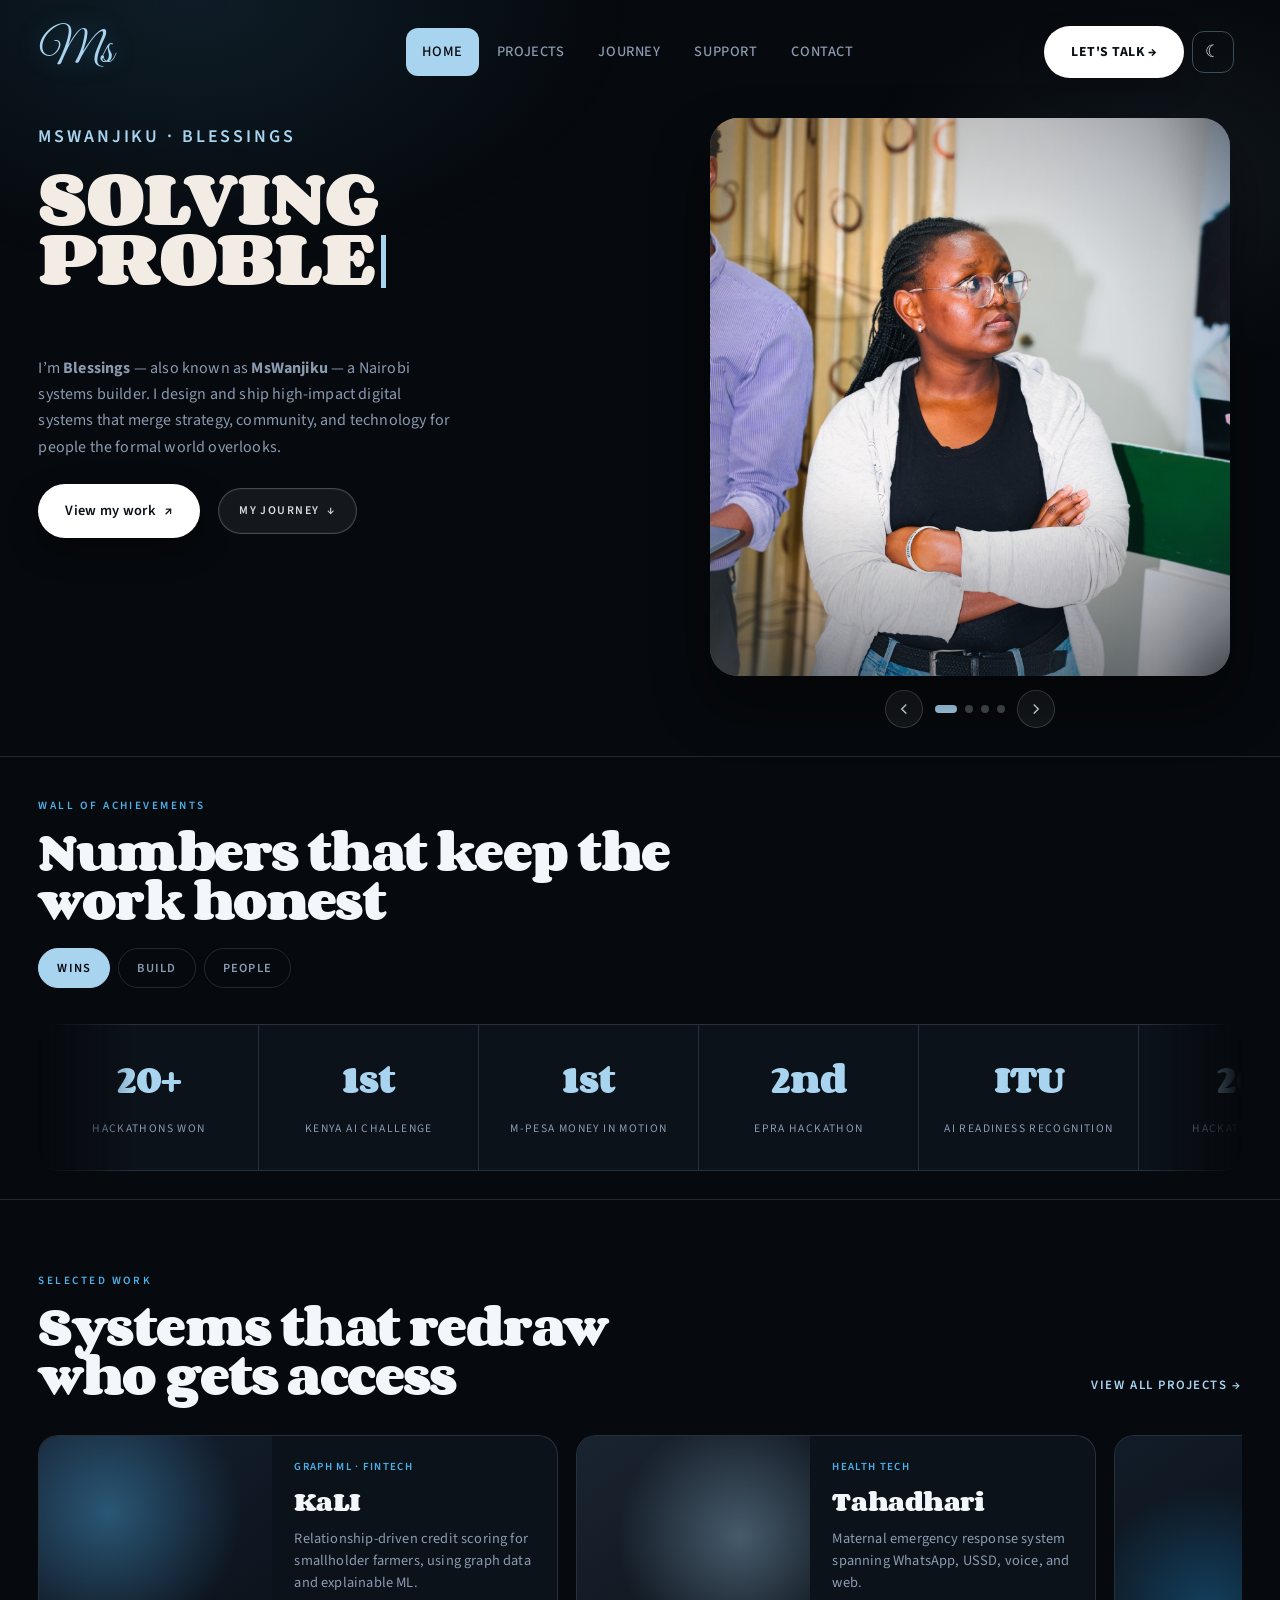
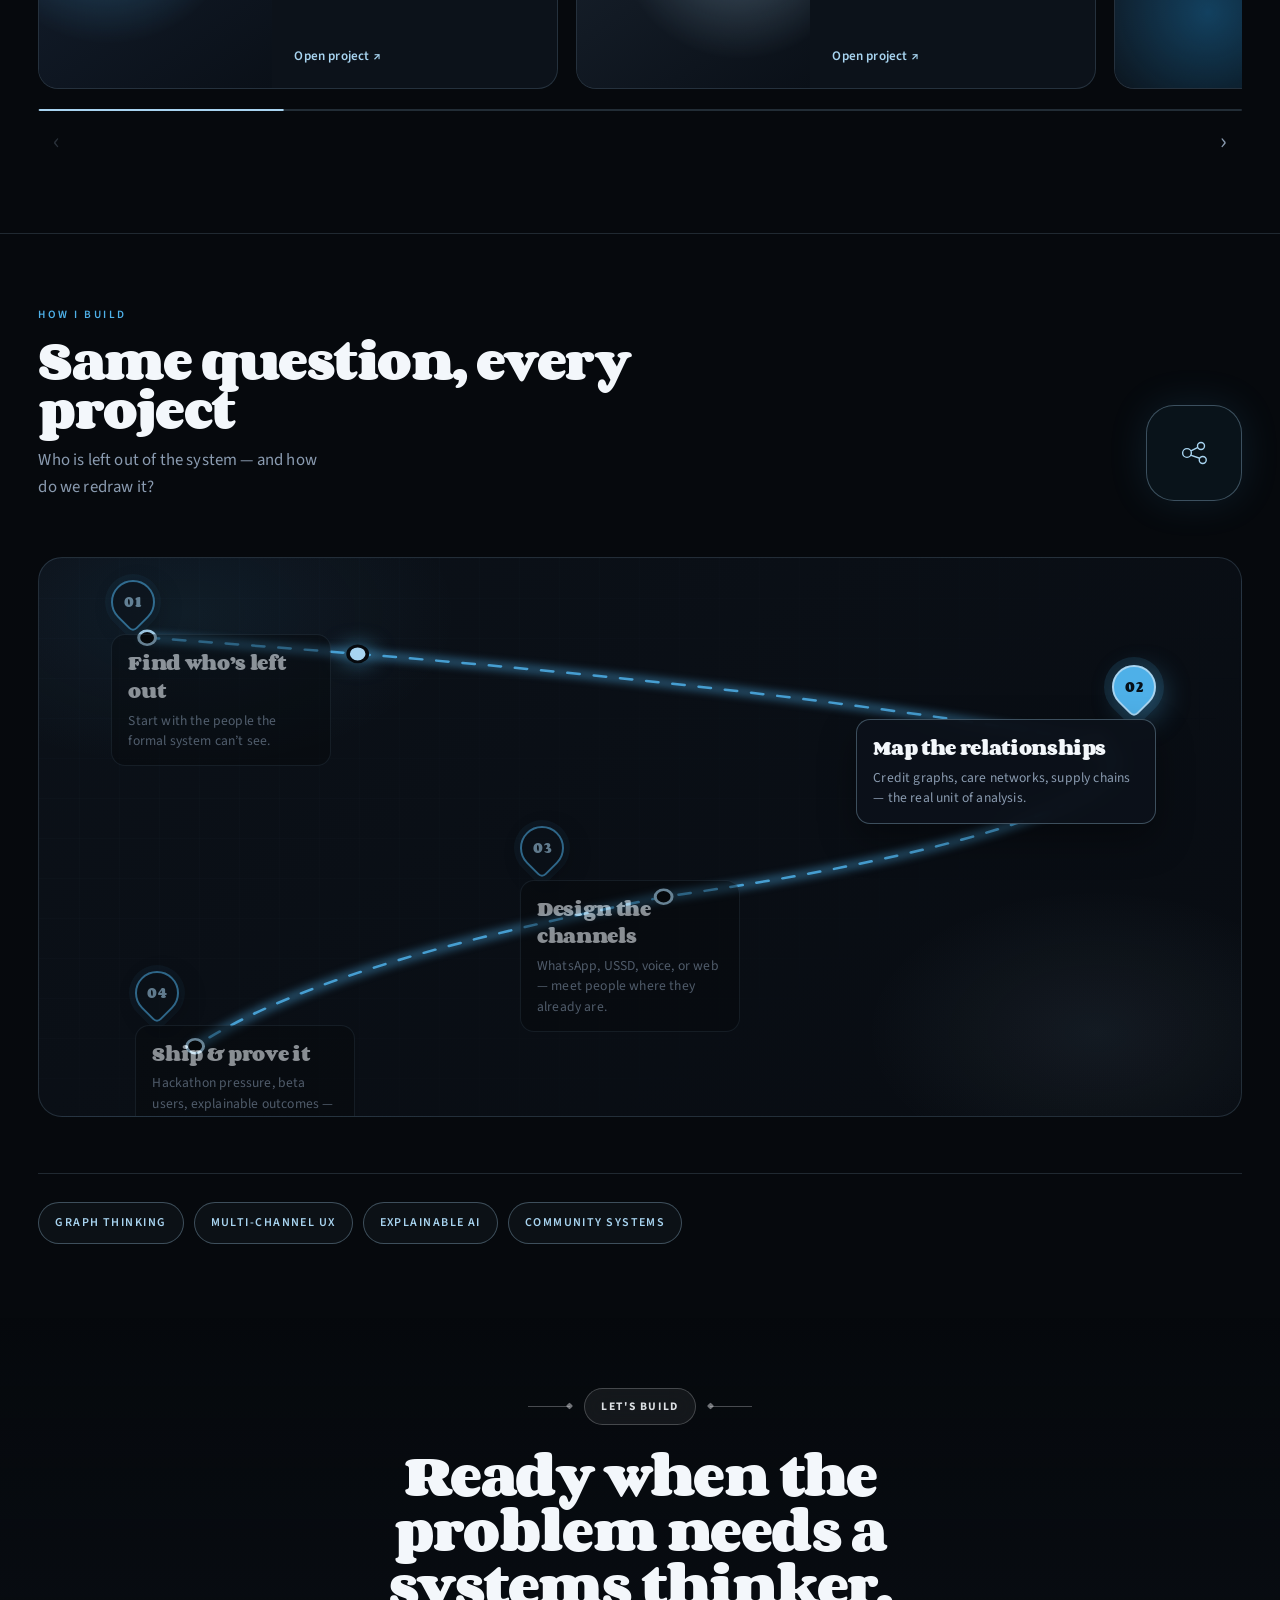
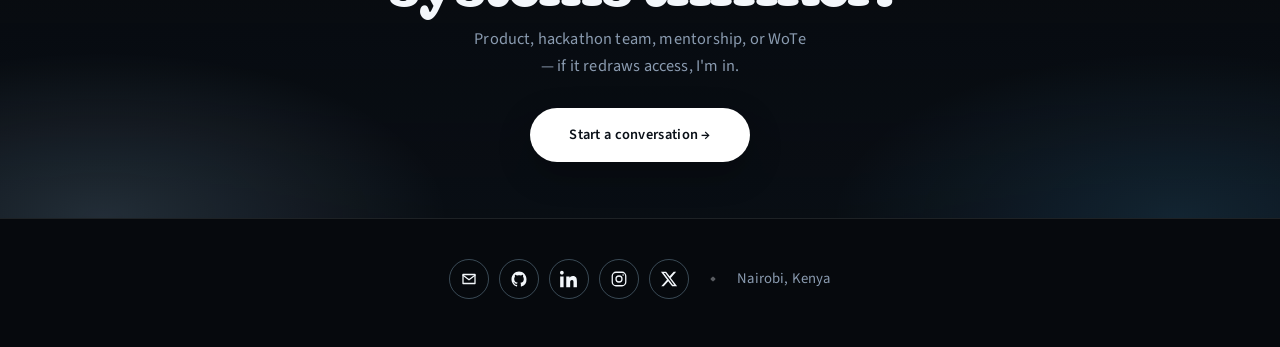
<file: index.html>
<!DOCTYPE html>
<html lang="en">
<head>
<meta charset="UTF-8">
<meta name="viewport" content="width=device-width, initial-scale=1.0">
<title>MsWanjiku (Blessings) — Systems Builder in Nairobi</title>
<meta name="description" content="MsWanjiku (Blessings) is a Nairobi-based systems builder, developer, and product thinker. She designs AI, fintech, health, and community systems for people the formal world overlooks — and founded WoTe, a women-in-tech community.">
<meta name="author" content="Blessings (MsWanjiku)">
<meta name="robots" content="index, follow, max-image-preview:large">
<meta name="theme-color" content="#06090D">
<link rel="canonical" href="https://mswanjiku.live/">
<link rel="icon" href="favicon.svg" type="image/svg+xml">
<meta property="og:type" content="website">
<meta property="og:site_name" content="MsWanjiku">
<meta property="og:locale" content="en_KE">
<meta property="og:title" content="MsWanjiku (Blessings) — Systems Builder in Nairobi">
<meta property="og:description" content="MsWanjiku (Blessings) is a Nairobi-based systems builder, developer, and product thinker. She designs AI, fintech, health, and community systems for people the formal world overlooks — and founded WoTe, a women-in-tech community.">
<meta property="og:url" content="https://mswanjiku.live/">
<meta property="og:image" content="https://mswanjiku.live/images/hero/gomycode.png">
<meta property="og:image:alt" content="MsWanjiku (Blessings) — systems builder">
<meta name="twitter:card" content="summary_large_image">
<meta name="twitter:title" content="MsWanjiku (Blessings) — Systems Builder in Nairobi">
<meta name="twitter:description" content="MsWanjiku (Blessings) is a Nairobi-based systems builder, developer, and product thinker. She designs AI, fintech, health, and community systems for people the formal world overlooks — and founded WoTe, a women-in-tech community.">
<meta name="twitter:image" content="https://mswanjiku.live/images/hero/gomycode.png">
<meta name="twitter:creator" content="@mswanjiku">
<meta name="keywords" content="MsWanjiku, Blessings, Blessings Wanjiku, Nairobi developer, systems builder, Kenya AI, fintech Kenya, WoTe, women in tech">
<script type="application/ld+json">
{
  "@context": "https://schema.org",
  "@type": "Person",
  "@id": "https://mswanjiku.live/#mswanjiku",
  "name": "Blessings",
  "alternateName": [
    "MsWanjiku",
    "Ms Wanjiku",
    "Blessings Wanjiku"
  ],
  "url": "https://mswanjiku.live/",
  "image": "https://mswanjiku.live/images/hero/gomycode.png",
  "jobTitle": [
    "Systems Builder",
    "Developer",
    "Product Thinker"
  ],
  "description": "Nairobi-based systems builder who designs and ships AI, fintech, health, and community infrastructure for people overlooked by formal systems. Founder of WoTe.",
  "email": "mailto:blessingswanjiku15@gmail.com",
  "address": {
    "@type": "PostalAddress",
    "addressLocality": "Nairobi",
    "addressCountry": "KE"
  },
  "nationality": "Kenyan",
  "knowsAbout": [
    "Machine learning",
    "Artificial intelligence",
    "Fintech",
    "Health systems",
    "Product design",
    "Community building",
    "Women in tech",
    "Access and inclusion"
  ],
  "sameAs": [
    "https://github.com/Nosh-thee-techy",
    "https://www.linkedin.com/in/mswanjiku",
    "https://www.instagram.com/mswanjiku",
    "https://x.com/mswanjiku"
  ],
  "founder": {
    "@type": "Organization",
    "name": "WoTe",
    "description": "Women-in-tech community focused on access, community, and representation."
  }
}
</script>
<script type="application/ld+json">
{
  "@context": "https://schema.org",
  "@type": "WebSite",
  "@id": "https://mswanjiku.live/#website",
  "name": "MsWanjiku",
  "alternateName": "Blessings \u2014 Systems Builder",
  "url": "https://mswanjiku.live/",
  "description": "Nairobi-based systems builder who designs and ships AI, fintech, health, and community infrastructure for people overlooked by formal systems. Founder of WoTe.",
  "inLanguage": "en",
  "publisher": {
    "@id": "https://mswanjiku.live/#mswanjiku"
  },
  "about": {
    "@id": "https://mswanjiku.live/#mswanjiku"
  }
}
</script>
<script type="application/ld+json">
{
  "@context": "https://schema.org",
  "@type": "ProfilePage",
  "@id": "https://mswanjiku.live/#profile",
  "url": "https://mswanjiku.live/",
  "name": "MsWanjiku \u2014 Systems Builder",
  "mainEntity": {
    "@id": "https://mswanjiku.live/#mswanjiku"
  },
  "about": {
    "@id": "https://mswanjiku.live/#mswanjiku"
  }
}
</script>
<script>
(function () {
  try {
    var t = localStorage.getItem('theme');
    if (t === 'light' || t === 'dark') document.documentElement.setAttribute('data-theme', t);
  } catch (e) {}
})();
</script>
<link rel="stylesheet" href="styles.css">
</head>
<body>

<div class="nav-wrap">
  <nav class="nav">
    <a href="index.html" class="nav-logo" aria-label="MsWanjiku home">
      <span class="nav-logo-ms">Ms</span>
    </a>
    <div class="nav-links">
      <a href="index.html">Home</a>
      <a href="projects.html">Projects</a>
      <a href="journey.html">Journey</a>
      <a href="support.html">Support</a>
      <a href="contact.html">Contact</a>
    </div>
    <div class="nav-end">
      <a href="contact.html" class="nav-cta">Let's talk →</a>
      <button class="theme-toggle" type="button" aria-label="Toggle light mode" title="Toggle theme">
      <span class="theme-toggle-sun" aria-hidden="true">☀</span>
      <span class="theme-toggle-moon" aria-hidden="true">☾</span>
      </button>
      <button class="nav-toggle" aria-label="Toggle menu">☰</button>
    </div>
  </nav>
</div>

<main>
  <!-- ============ HERO ============ -->
  <section id="hero" data-section="hero" data-icon-label="Hero">
    <div class="hero-copy">
      <p class="hero-kicker">MsWanjiku · Blessings</p>
      <h1 class="hero-display" data-typewriter-root aria-label="Solving Problems With Code">
        <span class="hero-display-lead" data-typewriter data-text="Solving Problems"></span>
        <span class="hero-display-sub" data-typewriter data-text="With Code"></span>
      </h1>
      <p class="hero-blurb">I’m <strong>Blessings</strong> — also known as <strong>MsWanjiku</strong> — a Nairobi systems builder. I design and ship high-impact digital systems that merge strategy, community, and technology for people the formal world overlooks.</p>
      <div class="hero-actions">
        <a href="projects.html" class="btn btn-primary">View my work <span aria-hidden="true">↗</span></a>
        <a href="journey.html" class="btn-text-link">My journey <span aria-hidden="true">↓</span></a>
      </div>
    </div>

    <div class="hero-media">
      <div class="hero-carousel" data-hero-carousel aria-roledescription="carousel" aria-label="Moments from the work">
        <div class="hero-carousel-frame">
          <div class="hero-carousel-slide is-active" data-pos="center 22%">
            <img class="hero-carousel-blur" src="images/hero/gomycode.png" alt="" aria-hidden="true">
            <img class="hero-carousel-photo" src="images/hero/gomycode.png" alt="Blessings at a GOMYCODE hackathon, waist up with arms crossed" width="819" height="1024">
          </div>
          <div class="hero-carousel-slide" data-pos="38% 28%">
            <img class="hero-carousel-blur" src="images/hero/epra-stage.png" alt="" aria-hidden="true">
            <img class="hero-carousel-photo" src="images/hero/epra-stage.png" alt="Blessings with teammates on stage at an EPRA event" width="1024" height="683">
          </div>
          <div class="hero-carousel-slide" data-pos="center 35%">
            <img class="hero-carousel-blur" src="images/hero/hackathon-day1.png" alt="" aria-hidden="true">
            <img class="hero-carousel-photo" src="images/hero/hackathon-day1.png" alt="Blessings collaborating at a hackathon workshop table" width="1024" height="682">
          </div>
          <div class="hero-carousel-slide" data-pos="55% 18%">
            <img class="hero-carousel-blur" src="images/hero/epra-speaking.png" alt="" aria-hidden="true">
            <img class="hero-carousel-photo" src="images/hero/epra-speaking.png" alt="Blessings speaking at the EPRA Research and Innovation Conference" width="1024" height="683">
          </div>
        </div>
        <div class="hero-carousel-bar">
          <button type="button" class="hero-carousel-btn" data-carousel-prev aria-label="Previous photo">
            <svg viewBox="0 0 24 24" width="18" height="18" aria-hidden="true" fill="none" stroke="currentColor" stroke-width="2"><path d="M15 6 9 12l6 6"/></svg>
          </button>
          <div class="hero-carousel-dots" role="tablist" aria-label="Choose photo"></div>
          <button type="button" class="hero-carousel-btn" data-carousel-next aria-label="Next photo">
            <svg viewBox="0 0 24 24" width="18" height="18" aria-hidden="true" fill="none" stroke="currentColor" stroke-width="2"><path d="m9 6 6 6-6 6"/></svg>
          </button>
        </div>
      </div>
    </div>
  </section>

  <!-- ============ WALL OF FAME ============ -->
  <section class="fame-section" id="fame" data-section="fame" data-icon-label="Achievements">
    <div class="fame-head">
      <span class="section-label">Wall of Achievements</span>
      <h2 class="section-title">Numbers that keep the work honest</h2>
    </div>
    <div class="fame-tabs" id="fame-tabs" role="tablist">
      <button class="fame-tab is-active" data-fame="wins">Wins</button>
      <button class="fame-tab" data-fame="build">Build</button>
      <button class="fame-tab" data-fame="people">People</button>
    </div>
    <div class="fame-marquee" aria-label="Achievements">
      <div class="fame-track" id="fame-track"></div>
    </div>
  </section>

  <!-- ============ FEATURED WORK ============ -->
  <section class="section-pad work-section" id="work" data-section="work" data-icon-label="Work">
    <div class="work-head">
      <div>
        <span class="section-label">Selected Work</span>
        <h2 class="section-title">Systems that redraw who gets access</h2>
      </div>
      <a href="projects.html" class="link-arrow">View all projects →</a>
    </div>
    <div class="work-landscape" id="featured-grid"></div>
    <div class="work-nav" aria-label="Browse projects">
      <div class="work-nav-track" aria-hidden="true">
        <div class="work-nav-progress" id="work-nav-progress"></div>
      </div>
      <div class="work-nav-arrows">
        <button type="button" class="work-nav-btn" id="work-prev" aria-label="Previous projects">‹</button>
        <button type="button" class="work-nav-btn" id="work-next" aria-label="Next projects">›</button>
      </div>
    </div>
  </section>

  <!-- ============ PROCESS ============ -->
  <section class="section-pad process-section" id="process" data-section="process" data-icon-label="Process">
    <div class="process-head">
      <div>
        <span class="section-label">How I Build</span>
        <h2 class="section-title">Same question, every project</h2>
        <p class="process-lead">Who is left out of the system — and how do we redraw it?</p>
      </div>
      <div class="process-lens" aria-hidden="true">
        <svg class="process-lens-icon is-active" data-step-icon="1" viewBox="0 0 48 48" fill="none" stroke="currentColor" stroke-width="1.6"><circle cx="22" cy="22" r="10"/><path d="M30 30l10 10"/><path d="M18 22h8M22 18v8"/></svg>
        <svg class="process-lens-icon" data-step-icon="2" viewBox="0 0 48 48" fill="none" stroke="currentColor" stroke-width="1.6"><circle cx="16" cy="24" r="5"/><circle cx="32" cy="16" r="4"/><circle cx="34" cy="32" r="4"/><path d="M20.5 21.5 28.5 17.5M20 26.5 30.5 30"/></svg>
        <svg class="process-lens-icon" data-step-icon="3" viewBox="0 0 48 48" fill="none" stroke="currentColor" stroke-width="1.6"><rect x="8" y="12" width="20" height="28" rx="3"/><rect x="22" y="8" width="18" height="24" rx="3"/><path d="M14 20h8M14 26h6"/></svg>
        <svg class="process-lens-icon" data-step-icon="4" viewBox="0 0 48 48" fill="none" stroke="currentColor" stroke-width="1.6"><path d="M12 30l8-16 6 10 4-8 6 14"/><path d="M10 36h28"/></svg>
      </div>
    </div>

    <div class="process-map" id="process-list">
      <svg class="process-map-svg" viewBox="0 0 1000 560" preserveAspectRatio="none" aria-hidden="true">
        <path id="process-route" class="process-map-route-glow" d="M90 80 C 320 100, 620 130, 880 185 C 940 220, 820 290, 520 340 C 360 380, 220 420, 130 490" />
        <path class="process-map-route" d="M90 80 C 320 100, 620 130, 880 185 C 940 220, 820 290, 520 340 C 360 380, 220 420, 130 490" />
        <circle class="process-map-dot" cx="90" cy="80" r="7" />
        <circle class="process-map-dot" cx="880" cy="185" r="7" />
        <circle class="process-map-dot" cx="520" cy="340" r="7" />
        <circle class="process-map-dot" cx="130" cy="490" r="7" />
        <circle id="process-traveler" class="process-map-traveler" cx="90" cy="80" r="8" />
      </svg>

      <article class="process-step is-active" data-step="1" style="--x:6%; --y:4%;">
        <div class="process-pin"><span class="num">01</span></div>
        <div class="process-card">
          <h4>Find who’s left out</h4>
          <p>Start with the people the formal system can’t see.</p>
          <div class="process-card-detail">
            <p>Interview the overlooked users first. Name the barriers — literacy, connectivity, trust, documentation — before writing a line of product strategy.</p>
          </div>
        </div>
      </article>

      <article class="process-step" data-step="2" style="--x:68%; --y:20%;">
        <div class="process-pin"><span class="num">02</span></div>
        <div class="process-card">
          <h4>Map the relationships</h4>
          <p>Credit graphs, care networks, supply chains — the real unit of analysis.</p>
          <div class="process-card-detail">
            <p>Systems fail in the links between people. I model who depends on whom, what flows where, and where a small intervention can unlock access.</p>
          </div>
        </div>
      </article>

      <article class="process-step" data-step="3" style="--x:40%; --y:48%;">
        <div class="process-pin"><span class="num">03</span></div>
        <div class="process-card">
          <h4>Design the channels</h4>
          <p>WhatsApp, USSD, voice, or web — meet people where they already are.</p>
          <div class="process-card-detail">
            <p>Pick the lowest-friction channel for the real context. Design for intermittent connectivity, shared phones, and interfaces that don’t assume English or broadband.</p>
          </div>
        </div>
      </article>

      <article class="process-step" data-step="4" style="--x:8%; --y:74%;">
        <div class="process-pin"><span class="num">04</span></div>
        <div class="process-card">
          <h4>Ship & prove it</h4>
          <p>Hackathon pressure, beta users, explainable outcomes — then scale what works.</p>
          <div class="process-card-detail">
            <p>Prototype under constraint, put it in front of real users, measure what changed, and only then scale. Proof beats polish.</p>
          </div>
        </div>
      </article>
    </div>

    <div class="process-tools reveal">
      <span>Graph thinking</span>
      <span>Multi-channel UX</span>
      <span>Explainable AI</span>
      <span>Community systems</span>
    </div>
  </section>

</main>


<section class="site-cta">
  <div class="site-cta-inner">
    <div class="site-cta-badge-wrap">
      <span class="site-cta-line" aria-hidden="true"></span>
      <span class="site-cta-badge">Let's build</span>
      <span class="site-cta-line" aria-hidden="true"></span>
    </div>
    <h2>Ready when the problem needs a systems thinker.</h2>
    <p>Product, hackathon team, mentorship, or WoTe — if it redraws access, I'm in.</p>
    <a href="mailto:blessingswanjiku15@gmail.com" class="btn btn-primary">Start a conversation →</a>
  </div>
</section>

<footer class="site-footer" id="connect" data-section="connect" data-icon-label="Connect">
  <div class="site-footer-contacts">
    <div class="site-socials" aria-label="Social links">
      <a href="mailto:blessingswanjiku15@gmail.com" class="site-social" aria-label="Email">
        <svg viewBox="0 0 24 24" aria-hidden="true" fill="none" stroke="currentColor" stroke-width="1.7" stroke-linecap="round" stroke-linejoin="round"><path d="M4 6h16v12H4z"/><path d="m4 7 8 6 8-6"/></svg>
      </a>
      <a href="https://github.com/Nosh-thee-techy" class="site-social" target="_blank" rel="noopener" aria-label="GitHub">
        <svg viewBox="0 0 24 24" aria-hidden="true" fill="currentColor"><path d="M12 2C6.48 2 2 6.58 2 12.26c0 4.52 2.87 8.35 6.84 9.7.5.1.68-.22.68-.48 0-.24-.01-.87-.01-1.7-2.78.62-3.37-1.37-3.37-1.37-.45-1.18-1.11-1.5-1.11-1.5-.91-.64.07-.63.07-.63 1 .07 1.53 1.06 1.53 1.06.89 1.57 2.34 1.12 2.91.86.09-.66.35-1.12.63-1.38-2.22-.26-4.56-1.14-4.56-5.07 0-1.12.39-2.03 1.03-2.75-.1-.26-.45-1.3.1-2.7 0 0 .84-.27 2.75 1.05A9.3 9.3 0 0 1 12 7.1c.85 0 1.71.12 2.51.35 1.91-1.32 2.75-1.05 2.75-1.05.55 1.4.2 2.44.1 2.7.64.72 1.03 1.63 1.03 2.75 0 3.94-2.34 4.8-4.57 5.06.36.32.68.94.68 1.9 0 1.38-.01 2.49-.01 2.83 0 .26.18.58.69.48A10.04 10.04 0 0 0 22 12.26C22 6.58 17.52 2 12 2z"/></svg>
      </a>
      <a href="https://www.linkedin.com/in/mswanjiku" class="site-social" target="_blank" rel="noopener" aria-label="LinkedIn">
        <svg viewBox="0 0 24 24" aria-hidden="true" fill="currentColor"><path d="M4.98 3.5C4.98 4.88 3.88 6 2.5 6S.02 4.88.02 3.5C.02 2.12 1.13 1 2.5 1s2.48 1.12 2.48 2.5zM.22 8.5h4.56V23H.22V8.5zM8.34 8.5h4.37v1.98h.06c.61-1.15 2.1-2.36 4.32-2.36 4.62 0 5.47 3.04 5.47 6.99V23h-4.56v-6.2c0-1.48-.03-3.38-2.06-3.38-2.06 0-2.38 1.61-2.38 3.27V23H8.34V8.5z"/></svg>
      </a>
      <a href="https://www.instagram.com/mswanjiku" class="site-social" target="_blank" rel="noopener" aria-label="Instagram">
        <svg viewBox="0 0 24 24" aria-hidden="true" fill="none" stroke="currentColor" stroke-width="1.7" stroke-linecap="round" stroke-linejoin="round"><rect x="3" y="3" width="18" height="18" rx="5"/><circle cx="12" cy="12" r="4"/><circle cx="17.5" cy="6.5" r="1" fill="currentColor" stroke="none"/></svg>
      </a>
      <a href="https://x.com/mswanjiku" class="site-social" target="_blank" rel="noopener" aria-label="X">
        <svg viewBox="0 0 24 24" aria-hidden="true" fill="currentColor"><path d="M18.244 2.25h3.308l-7.227 8.26 8.502 11.24H16.17l-5.214-6.817L4.99 21.75H1.68l7.73-8.835L1.254 2.25H8.08l4.713 6.231zm-1.161 17.52h1.833L7.084 4.126H5.117z"/></svg>
      </a>
    </div>
    <span class="site-footer-sep" aria-hidden="true"></span>
    <span>Nairobi, Kenya</span>
  </div>
</footer>

<script src="projects-data.js"></script>
<script src="main.js"></script>
<script>
  /* Selected work — landscape project cards + arrows */
  (function () {
    const list = document.getElementById('featured-grid');
    if (!list || typeof projectData === 'undefined') return;

    projectData.forEach((p, i) => {
      const card = document.createElement('a');
      card.className = 'work-landscape-card reveal visible';
      card.href = 'projects.html#' + p.id;
      card.innerHTML = `
        <div class="work-landscape-visual" data-tone="${(i % 4) + 1}"></div>
        <div class="work-landscape-body">
          <div class="work-landscape-tag">${p.tag}</div>
          <h3>${p.title}</h3>
          <p>${p.summary}</p>
          <span class="work-landscape-cta">Open project ↗</span>
        </div>
      `;
      list.appendChild(card);
    });

    const prev = document.getElementById('work-prev');
    const next = document.getElementById('work-next');
    const progress = document.getElementById('work-nav-progress');

    function cardStep() {
      const card = list.querySelector('.work-landscape-card');
      if (!card) return 320;
      const styles = getComputedStyle(list);
      const gap = parseFloat(styles.gap) || 18;
      return card.getBoundingClientRect().width + gap;
    }

    function updateNav() {
      const max = list.scrollWidth - list.clientWidth;
      const left = list.scrollLeft;
      if (prev) prev.disabled = left <= 4;
      if (next) next.disabled = left >= max - 4;
      if (progress) {
        if (max <= 0) {
          progress.style.width = '100%';
          progress.style.transform = 'translateX(0)';
        } else {
          const view = list.clientWidth / list.scrollWidth;
          const pct = Math.max(0.18, view);
          const travel = (1 - pct) * 100;
          const t = left / max;
          progress.style.width = (pct * 100) + '%';
          progress.style.transform = 'translateX(' + (t * travel / pct) + '%)';
        }
      }
    }

    function scrollByDir(dir) {
      list.scrollBy({ left: dir * cardStep(), behavior: 'smooth' });
    }

    if (prev) prev.addEventListener('click', () => scrollByDir(-1));
    if (next) next.addEventListener('click', () => scrollByDir(1));
    list.addEventListener('scroll', updateNav, { passive: true });
    window.addEventListener('resize', updateNav);
    updateNav();
  })();

  /* Wall of Achievements — tabs + horizontal marquee */
  (function () {
    const track = document.getElementById('fame-track');
    const tabs = document.querySelectorAll('.fame-tab');
    if (!track) return;

    const sets = {
      wins: [
        { n: '20+', l: 'Hackathons won' },
        { n: '1st', l: 'Kenya AI Challenge' },
        { n: '1st', l: 'M-Pesa Money in Motion' },
        { n: '2nd', l: 'EPRA Hackathon' },
        { n: 'ITU', l: 'AI Readiness recognition' }
      ],
      build: [
        { n: '20+', l: 'Systems launched' },
        { n: '50+', l: 'SMEs on PromoGPT' },
        { n: '4', l: 'Channels in Tahadhari' },
        { n: '6', l: 'EquityGrid variables' },
        { n: '∞', l: 'Graph relationships modeled' }
      ],
      people: [
        { n: '5+', l: 'Teams collaborated with' },
        { n: '1', l: 'Community founded — WoTe' },
        { n: 'NBO', l: 'Based in Nairobi' },
        { n: 'RKO', l: 'ContraBot team lead' },
        { n: 'Ms', l: 'MsWanjiku' }
      ]
    };

    function renderFame(key) {
      const items = sets[key] || sets.wins;
      const html = items.map(i => `
        <div class="fame-card">
          <strong>${i.n}</strong>
          <span>${i.l}</span>
        </div>
      `).join('');
      track.innerHTML = html + html; // duplicate for seamless loop
      track.style.animation = 'none';
      void track.offsetWidth;
      track.style.animation = '';
    }

    tabs.forEach(tab => {
      tab.addEventListener('click', () => {
        tabs.forEach(t => t.classList.remove('is-active'));
        tab.classList.add('is-active');
        renderFame(tab.dataset.fame);
      });
    });

    renderFame('wins');
  })();
</script>
</body>
</html>
</file>
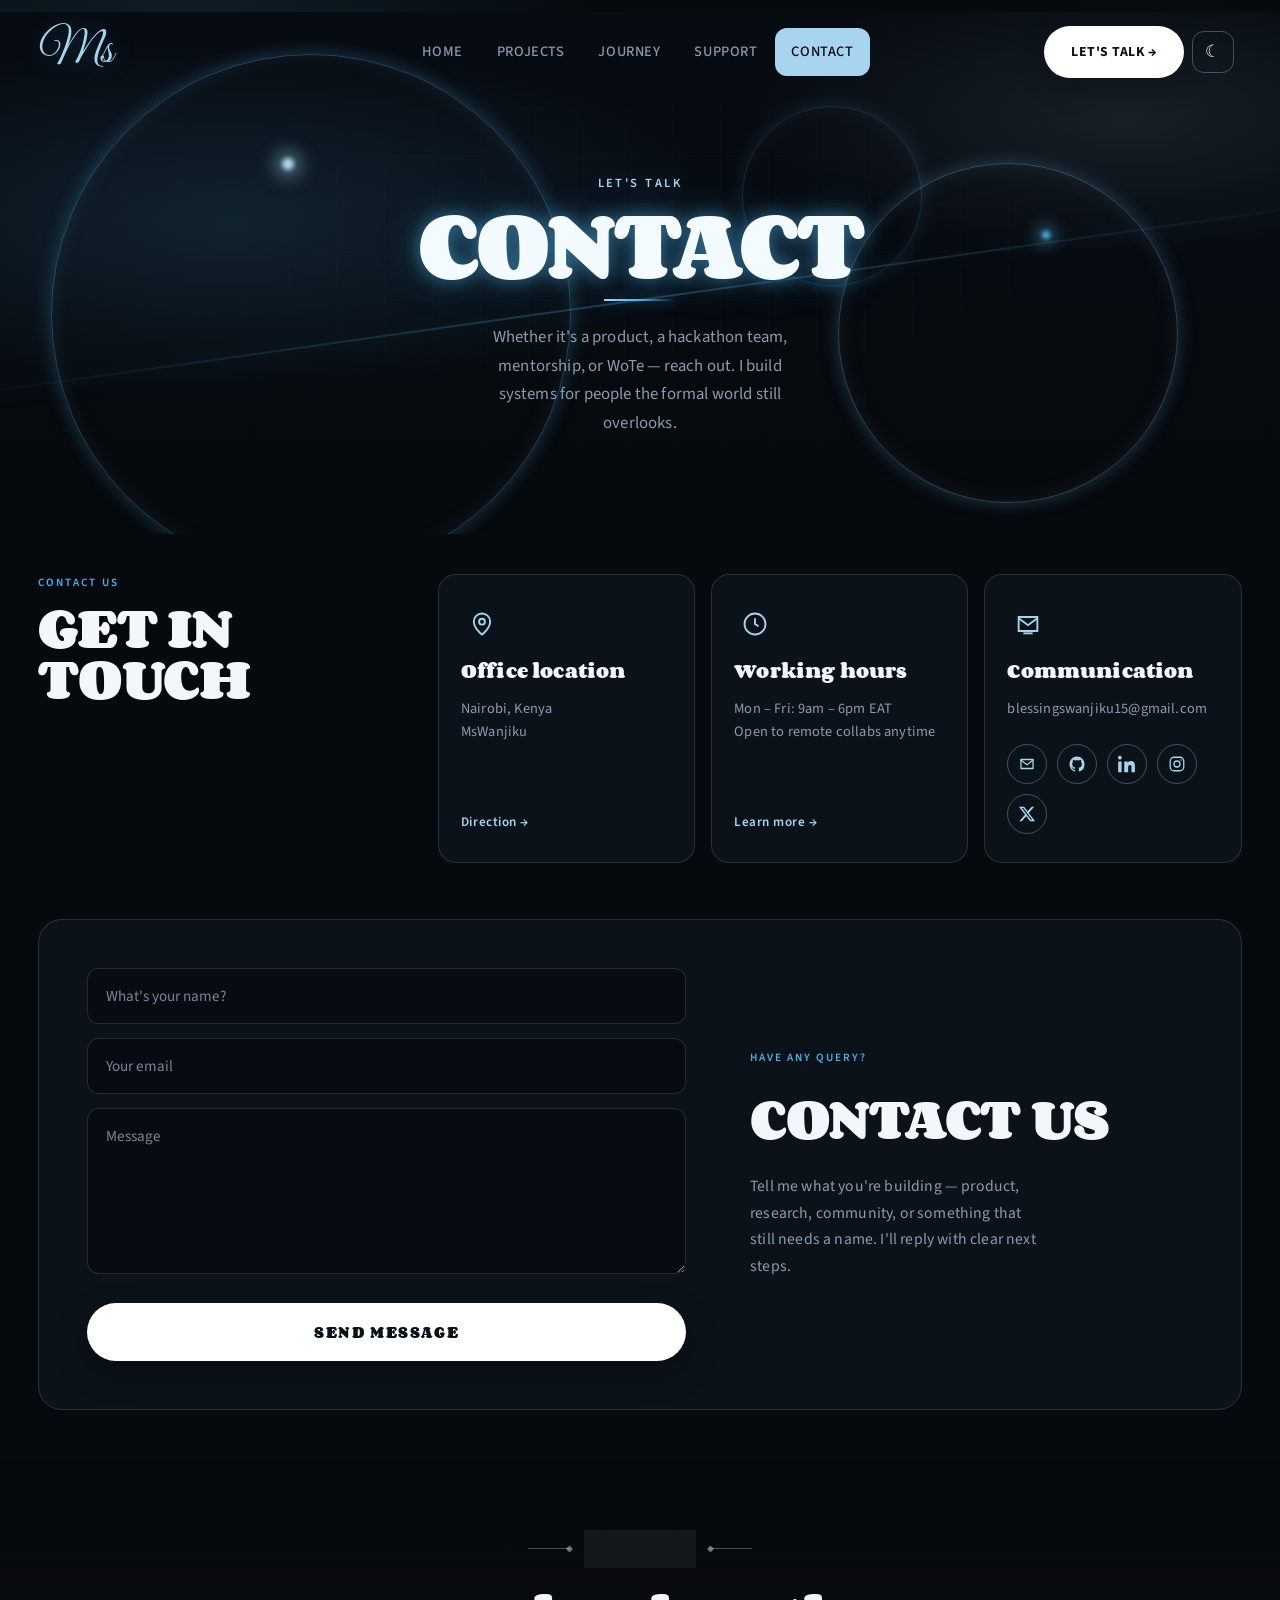
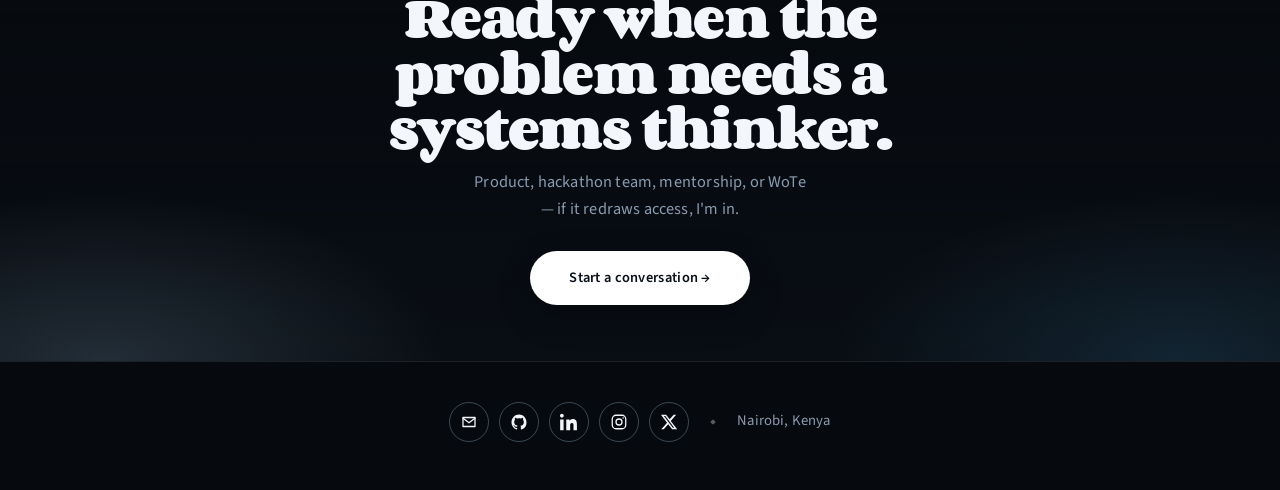
<file: contact.html>
<!DOCTYPE html>
<html lang="en">
<head>
<meta charset="UTF-8">
<meta name="viewport" content="width=device-width, initial-scale=1.0">
<title>Contact MsWanjiku (Blessings) — Nairobi</title>
<meta name="description" content="Contact MsWanjiku (Blessings) in Nairobi for product builds, hackathon teams, mentorship, or WoTe collaborations. Email blessingswanjiku15@gmail.com.">
<meta name="author" content="Blessings (MsWanjiku)">
<meta name="robots" content="index, follow, max-image-preview:large">
<meta name="theme-color" content="#06090D">
<link rel="canonical" href="https://mswanjiku.live/contact.html">
<link rel="icon" href="favicon.svg" type="image/svg+xml">
<meta property="og:type" content="website">
<meta property="og:site_name" content="MsWanjiku">
<meta property="og:locale" content="en_KE">
<meta property="og:title" content="Contact MsWanjiku (Blessings) — Nairobi">
<meta property="og:description" content="Contact MsWanjiku (Blessings) in Nairobi for product builds, hackathon teams, mentorship, or WoTe collaborations. Email blessingswanjiku15@gmail.com.">
<meta property="og:url" content="https://mswanjiku.live/contact.html">
<meta property="og:image" content="https://mswanjiku.live/images/portrait-hero.png">
<meta property="og:image:alt" content="MsWanjiku (Blessings) — systems builder">
<meta name="twitter:card" content="summary_large_image">
<meta name="twitter:title" content="Contact MsWanjiku (Blessings) — Nairobi">
<meta name="twitter:description" content="Contact MsWanjiku (Blessings) in Nairobi for product builds, hackathon teams, mentorship, or WoTe collaborations. Email blessingswanjiku15@gmail.com.">
<meta name="twitter:image" content="https://mswanjiku.live/images/portrait-hero.png">
<meta name="twitter:creator" content="@mswanjiku">
<meta name="keywords" content="MsWanjiku, Blessings, Blessings Wanjiku, Nairobi developer, systems builder, Kenya AI, fintech Kenya, WoTe, women in tech">
<script type="application/ld+json">
{
  "@context": "https://schema.org",
  "@type": "Person",
  "@id": "https://mswanjiku.live/#mswanjiku",
  "name": "Blessings",
  "alternateName": [
    "MsWanjiku",
    "Ms Wanjiku",
    "Blessings Wanjiku"
  ],
  "url": "https://mswanjiku.live/",
  "image": "https://mswanjiku.live/images/portrait-hero.png",
  "jobTitle": [
    "Systems Builder",
    "Developer",
    "Product Thinker"
  ],
  "description": "Nairobi-based systems builder who designs and ships AI, fintech, health, and community infrastructure for people overlooked by formal systems. Founder of WoTe.",
  "email": "mailto:blessingswanjiku15@gmail.com",
  "address": {
    "@type": "PostalAddress",
    "addressLocality": "Nairobi",
    "addressCountry": "KE"
  },
  "nationality": "Kenyan",
  "knowsAbout": [
    "Machine learning",
    "Artificial intelligence",
    "Fintech",
    "Health systems",
    "Product design",
    "Community building",
    "Women in tech",
    "Access and inclusion"
  ],
  "sameAs": [
    "https://github.com/Nosh-thee-techy",
    "https://www.linkedin.com/in/mswanjiku",
    "https://www.instagram.com/mswanjiku",
    "https://x.com/mswanjiku"
  ],
  "founder": {
    "@type": "Organization",
    "name": "WoTe",
    "description": "Women-in-tech community focused on access, community, and representation."
  }
}
</script>
<script>
(function () {
  try {
    var t = localStorage.getItem('theme');
    if (t === 'light' || t === 'dark') document.documentElement.setAttribute('data-theme', t);
  } catch (e) {}
})();
</script>
<link rel="stylesheet" href="styles.css">
</head>
<body class="page-contact">

<div class="nav-wrap">
  <nav class="nav">
    <a href="index.html" class="nav-logo" aria-label="Ms home">
      <span class="nav-logo-ms">Ms</span>
    </a>
    <div class="nav-links">
      <a href="index.html">Home</a>
      <a href="projects.html">Projects</a>
      <a href="journey.html">Journey</a>
      <a href="support.html">Support</a>
      <a href="contact.html">Contact</a>
    </div>
    <div class="nav-end">
      <a href="contact.html" class="nav-cta">Let's talk &rarr;</a>
      <button class="theme-toggle" type="button" aria-label="Toggle light mode" title="Toggle theme">
        <span class="theme-toggle-sun" aria-hidden="true">&#9728;</span>
        <span class="theme-toggle-moon" aria-hidden="true">&#9790;</span>
      </button>
      <button class="nav-toggle" aria-label="Toggle menu">&#9776;</button>
    </div>
  </nav>
</div>

<main>
  <section class="bf-hero" aria-label="Contact">
    <div class="bf-hero-fx" aria-hidden="true">
      <span class="bf-neon-grid"></span>
      <span class="bf-neon-ring bf-neon-ring-a"></span>
      <span class="bf-neon-ring bf-neon-ring-b"></span>
      <span class="bf-neon-ring bf-neon-ring-c"></span>
      <span class="bf-neon-orb bf-neon-orb-a"></span>
      <span class="bf-neon-orb bf-neon-orb-b"></span>
      <span class="bf-neon-beam"></span>
    </div>
    <div class="bf-hero-inner bf-hero-inner-solo">
      <div class="bf-hero-copy">
        <p class="bf-hero-kicker">Let's talk</p>
        <h1 data-typewriter-root aria-label="Contact">
          <span data-typewriter data-text="Contact"></span>
        </h1>
        <span class="bf-hero-rule" aria-hidden="true"></span>
        <p>Whether it's a product, a hackathon team, mentorship, or WoTe &mdash; reach out. I build systems for people the formal world still overlooks.</p>
      </div>
    </div>
  </section>

  <section class="bf-touch">
    <div class="bf-touch-inner">
      <div class="bf-touch-title">
        <span>Contact us</span>
        <h2>Get in touch</h2>
      </div>
      <div class="bf-touch-cards">
        <article class="bf-card">
          <span class="bf-card-icon" aria-hidden="true">
            <svg viewBox="0 0 24 24" fill="none" stroke="currentColor" stroke-width="1.6"><path d="M12 21s7-5.4 7-11a7 7 0 1 0-14 0c0 5.6 7 11 7 11z"/><circle cx="12" cy="10" r="2.5"/></svg>
          </span>
          <h3>Office location</h3>
          <p>Nairobi, Kenya<br>MsWanjiku</p>
          <a href="https://maps.google.com/?q=Nairobi,+Kenya" target="_blank" rel="noopener">Direction &rarr;</a>
        </article>
        <article class="bf-card">
          <span class="bf-card-icon" aria-hidden="true">
            <svg viewBox="0 0 24 24" fill="none" stroke="currentColor" stroke-width="1.6"><circle cx="12" cy="12" r="9"/><path d="M12 7v5l3 2"/></svg>
          </span>
          <h3>Working hours</h3>
          <p>Mon &ndash; Fri: 9am &ndash; 6pm EAT<br>Open to remote collabs anytime</p>
          <a href="projects.html">Learn more &rarr;</a>
        </article>
        <article class="bf-card">
          <span class="bf-card-icon" aria-hidden="true">
            <svg viewBox="0 0 24 24" fill="none" stroke="currentColor" stroke-width="1.6"><path d="M4 6h16v12H4z"/><path d="m4 7 8 6 8-6"/><path d="M8 20h8"/></svg>
          </span>
          <h3>Communication</h3>
          <p>blessingswanjiku15@gmail.com</p>
          <div class="site-socials" aria-label="Social links">
            <a href="mailto:blessingswanjiku15@gmail.com" class="site-social" aria-label="Email">
              <svg viewBox="0 0 24 24" aria-hidden="true" fill="none" stroke="currentColor" stroke-width="1.7" stroke-linecap="round" stroke-linejoin="round"><path d="M4 6h16v12H4z"/><path d="m4 7 8 6 8-6"/></svg>
            </a>
            <a href="https://github.com/Nosh-thee-techy" class="site-social" target="_blank" rel="noopener" aria-label="GitHub">
              <svg viewBox="0 0 24 24" aria-hidden="true" fill="currentColor"><path d="M12 2C6.48 2 2 6.58 2 12.26c0 4.52 2.87 8.35 6.84 9.7.5.1.68-.22.68-.48 0-.24-.01-.87-.01-1.7-2.78.62-3.37-1.37-3.37-1.37-.45-1.18-1.11-1.5-1.11-1.5-.91-.64.07-.63.07-.63 1 .07 1.53 1.06 1.53 1.06.89 1.57 2.34 1.12 2.91.86.09-.66.35-1.12.63-1.38-2.22-.26-4.56-1.14-4.56-5.07 0-1.12.39-2.03 1.03-2.75-.1-.26-.45-1.3.1-2.7 0 0 .84-.27 2.75 1.05A9.3 9.3 0 0 1 12 7.1c.85 0 1.71.12 2.51.35 1.91-1.32 2.75-1.05 2.75-1.05.55 1.4.2 2.44.1 2.7.64.72 1.03 1.63 1.03 2.75 0 3.94-2.34 4.8-4.57 5.06.36.32.68.94.68 1.9 0 1.38-.01 2.49-.01 2.83 0 .26.18.58.69.48A10.04 10.04 0 0 0 22 12.26C22 6.58 17.52 2 12 2z"/></svg>
            </a>
            <a href="https://www.linkedin.com/in/mswanjiku" class="site-social" target="_blank" rel="noopener" aria-label="LinkedIn">
              <svg viewBox="0 0 24 24" aria-hidden="true" fill="currentColor"><path d="M4.98 3.5C4.98 4.88 3.88 6 2.5 6S.02 4.88.02 3.5C.02 2.12 1.13 1 2.5 1s2.48 1.12 2.48 2.5zM.22 8.5h4.56V23H.22V8.5zM8.34 8.5h4.37v1.98h.06c.61-1.15 2.1-2.36 4.32-2.36 4.62 0 5.47 3.04 5.47 6.99V23h-4.56v-6.2c0-1.48-.03-3.38-2.06-3.38-2.06 0-2.38 1.61-2.38 3.27V23H8.34V8.5z"/></svg>
            </a>
            <a href="https://www.instagram.com/mswanjiku" class="site-social" target="_blank" rel="noopener" aria-label="Instagram">
              <svg viewBox="0 0 24 24" aria-hidden="true" fill="none" stroke="currentColor" stroke-width="1.7" stroke-linecap="round" stroke-linejoin="round"><rect x="3" y="3" width="18" height="18" rx="5"/><circle cx="12" cy="12" r="4"/><circle cx="17.5" cy="6.5" r="1" fill="currentColor" stroke="none"/></svg>
            </a>
            <a href="https://x.com/mswanjiku" class="site-social" target="_blank" rel="noopener" aria-label="X">
              <svg viewBox="0 0 24 24" aria-hidden="true" fill="currentColor"><path d="M18.244 2.25h3.308l-7.227 8.26 8.502 11.24H16.17l-5.214-6.817L4.99 21.75H1.68l7.73-8.835L1.254 2.25H8.08l4.713 6.231zm-1.161 17.52h1.833L7.084 4.126H5.117z"/></svg>
            </a>
          </div>
        </article>
      </div>
    </div>
  </section>

  <section class="bf-form-section">
    <div class="bf-form-shell">
      <form class="bf-form" id="contact-form">
        <label class="bf-field">
          <span class="sr-only">Your name</span>
          <input type="text" name="name" placeholder="What's your name?" required autocomplete="name">
        </label>
        <label class="bf-field">
          <span class="sr-only">Your email</span>
          <input type="email" name="email" placeholder="Your email" required autocomplete="email">
        </label>
        <label class="bf-field bf-field-area">
          <span class="sr-only">Message</span>
          <textarea name="message" rows="6" placeholder="Message" required></textarea>
        </label>
        <button type="submit" class="btn btn-primary bf-send">Send message</button>
      </form>
      <div class="bf-form-copy">
        <span>Have any query?</span>
        <h2>Contact us</h2>
        <p>Tell me what you're building &mdash; product, research, community, or something that still needs a name. I'll reply with clear next steps.</p>
      </div>
    </div>
  </section>
</main>

<section class="site-cta">
  <div class="site-cta-inner">
    <div class="site-cta-badge-wrap">
      <span class="site-cta-line" aria-hidden="true"></span>
      <span class="site-cta-badge">Let's build</span>
      <span class="site-cta-line" aria-hidden="true"></span>
    </div>
    <h2>Ready when the problem needs a systems thinker.</h2>
    <p>Product, hackathon team, mentorship, or WoTe &mdash; if it redraws access, I'm in.</p>
    <a href="mailto:blessingswanjiku15@gmail.com" class="btn btn-primary">Start a conversation &rarr;</a>
  </div>
</section>

<footer class="site-footer">
  <div class="site-footer-contacts">
    <div class="site-socials" aria-label="Social links">
      <a href="mailto:blessingswanjiku15@gmail.com" class="site-social" aria-label="Email">
        <svg viewBox="0 0 24 24" aria-hidden="true" fill="none" stroke="currentColor" stroke-width="1.7" stroke-linecap="round" stroke-linejoin="round"><path d="M4 6h16v12H4z"/><path d="m4 7 8 6 8-6"/></svg>
      </a>
      <a href="https://github.com/Nosh-thee-techy" class="site-social" target="_blank" rel="noopener" aria-label="GitHub">
        <svg viewBox="0 0 24 24" aria-hidden="true" fill="currentColor"><path d="M12 2C6.48 2 2 6.58 2 12.26c0 4.52 2.87 8.35 6.84 9.7.5.1.68-.22.68-.48 0-.24-.01-.87-.01-1.7-2.78.62-3.37-1.37-3.37-1.37-.45-1.18-1.11-1.5-1.11-1.5-.91-.64.07-.63.07-.63 1 .07 1.53 1.06 1.53 1.06.89 1.57 2.34 1.12 2.91.86.09-.66.35-1.12.63-1.38-2.22-.26-4.56-1.14-4.56-5.07 0-1.12.39-2.03 1.03-2.75-.1-.26-.45-1.3.1-2.7 0 0 .84-.27 2.75 1.05A9.3 9.3 0 0 1 12 7.1c.85 0 1.71.12 2.51.35 1.91-1.32 2.75-1.05 2.75-1.05.55 1.4.2 2.44.1 2.7.64.72 1.03 1.63 1.03 2.75 0 3.94-2.34 4.8-4.57 5.06.36.32.68.94.68 1.9 0 1.38-.01 2.49-.01 2.83 0 .26.18.58.69.48A10.04 10.04 0 0 0 22 12.26C22 6.58 17.52 2 12 2z"/></svg>
      </a>
      <a href="https://www.linkedin.com/in/mswanjiku" class="site-social" target="_blank" rel="noopener" aria-label="LinkedIn">
        <svg viewBox="0 0 24 24" aria-hidden="true" fill="currentColor"><path d="M4.98 3.5C4.98 4.88 3.88 6 2.5 6S.02 4.88.02 3.5C.02 2.12 1.13 1 2.5 1s2.48 1.12 2.48 2.5zM.22 8.5h4.56V23H.22V8.5zM8.34 8.5h4.37v1.98h.06c.61-1.15 2.1-2.36 4.32-2.36 4.62 0 5.47 3.04 5.47 6.99V23h-4.56v-6.2c0-1.48-.03-3.38-2.06-3.38-2.06 0-2.38 1.61-2.38 3.27V23H8.34V8.5z"/></svg>
      </a>
      <a href="https://www.instagram.com/mswanjiku" class="site-social" target="_blank" rel="noopener" aria-label="Instagram">
        <svg viewBox="0 0 24 24" aria-hidden="true" fill="none" stroke="currentColor" stroke-width="1.7" stroke-linecap="round" stroke-linejoin="round"><rect x="3" y="3" width="18" height="18" rx="5"/><circle cx="12" cy="12" r="4"/><circle cx="17.5" cy="6.5" r="1" fill="currentColor" stroke="none"/></svg>
      </a>
      <a href="https://x.com/mswanjiku" class="site-social" target="_blank" rel="noopener" aria-label="X">
        <svg viewBox="0 0 24 24" aria-hidden="true" fill="currentColor"><path d="M18.244 2.25h3.308l-7.227 8.26 8.502 11.24H16.17l-5.214-6.817L4.99 21.75H1.68l7.73-8.835L1.254 2.25H8.08l4.713 6.231zm-1.161 17.52h1.833L7.084 4.126H5.117z"/></svg>
      </a>
    </div>
    <span class="site-footer-sep" aria-hidden="true"></span>
    <span>Nairobi, Kenya</span>
  </div>
</footer>

<script src="main.js"></script>
<script>
(function () {
  var form = document.getElementById('contact-form');
  if (!form) return;
  form.addEventListener('submit', function (e) {
    e.preventDefault();
    var data = new FormData(form);
    var subject = encodeURIComponent('Portfolio contact from ' + (data.get('name') || 'visitor'));
    var body = encodeURIComponent(
      'Name: ' + (data.get('name') || '') + '\n' +
      'Email: ' + (data.get('email') || '') + '\n\n' +
      (data.get('message') || '')
    );
    window.location.href =
      'mailto:blessingswanjiku15@gmail.com?subject=' + subject + '&body=' + body;
  });
})();
</script>
</body>
</html>
</file>
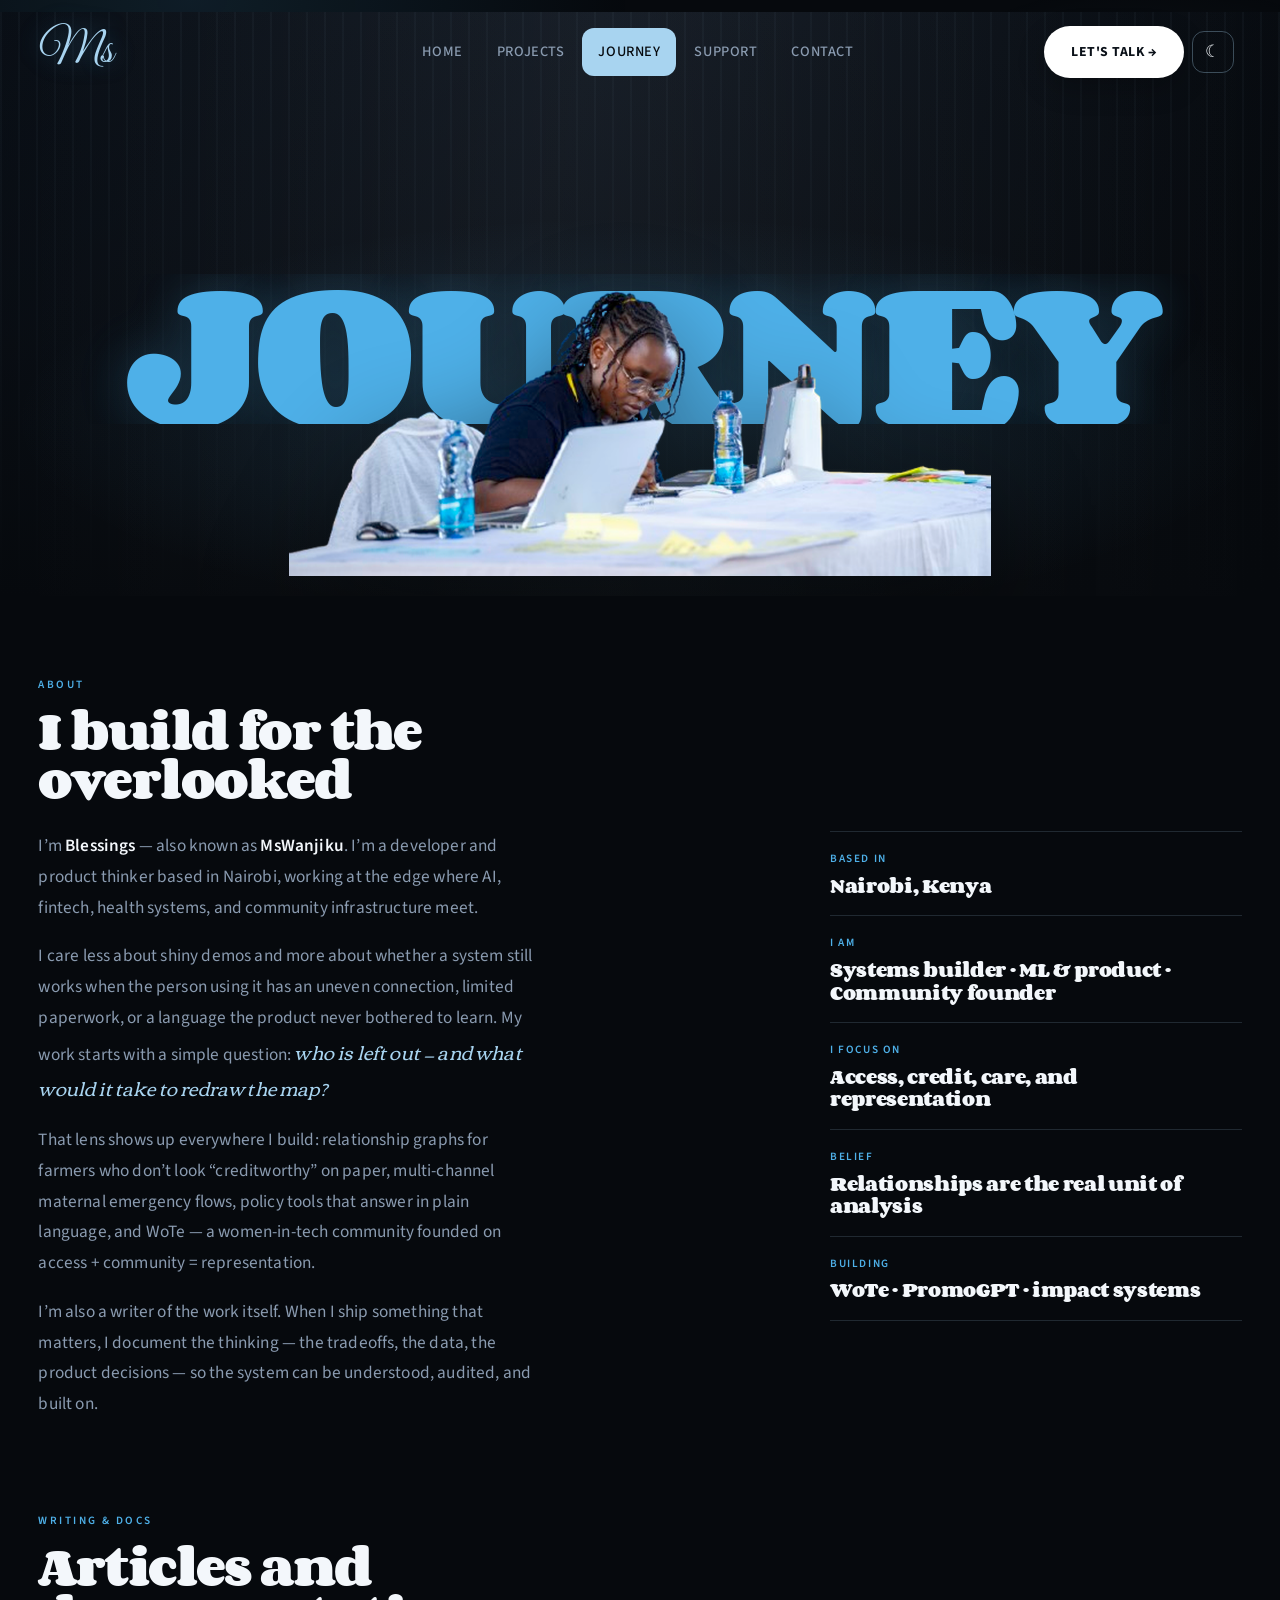
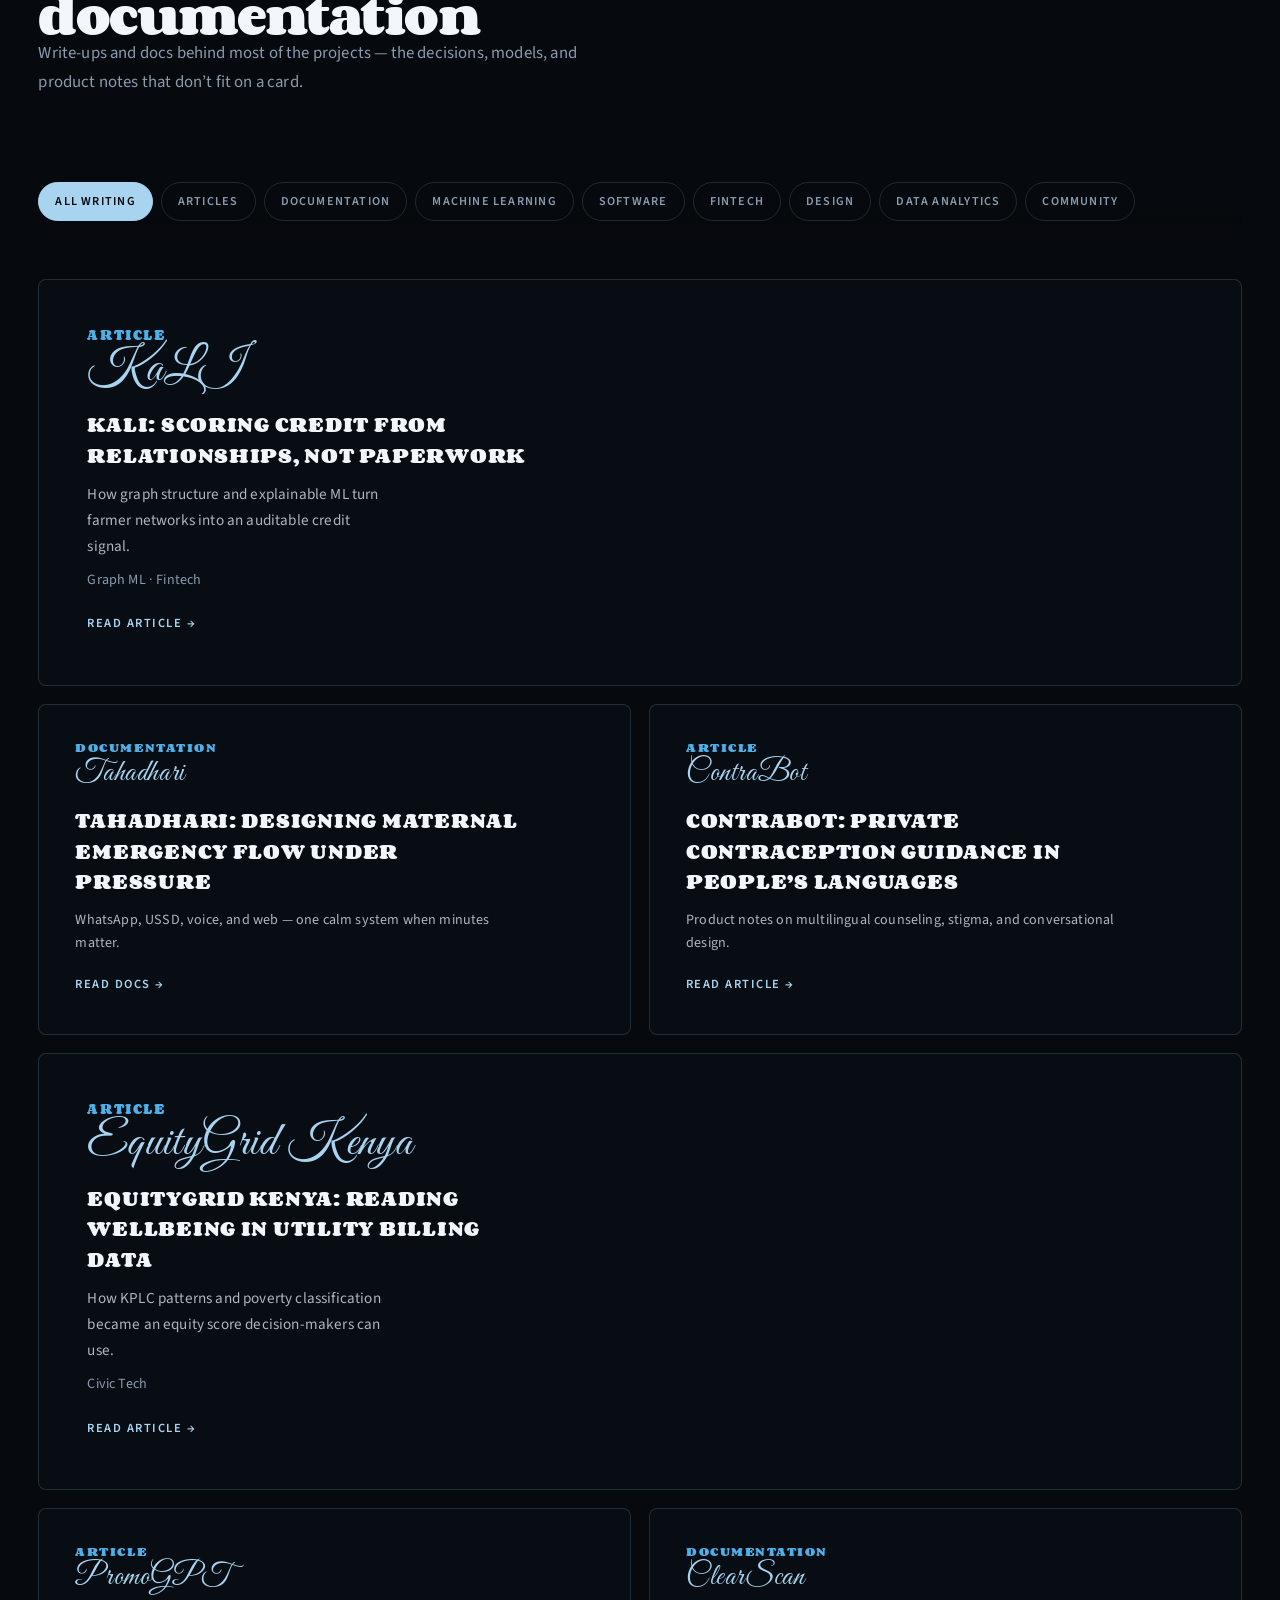
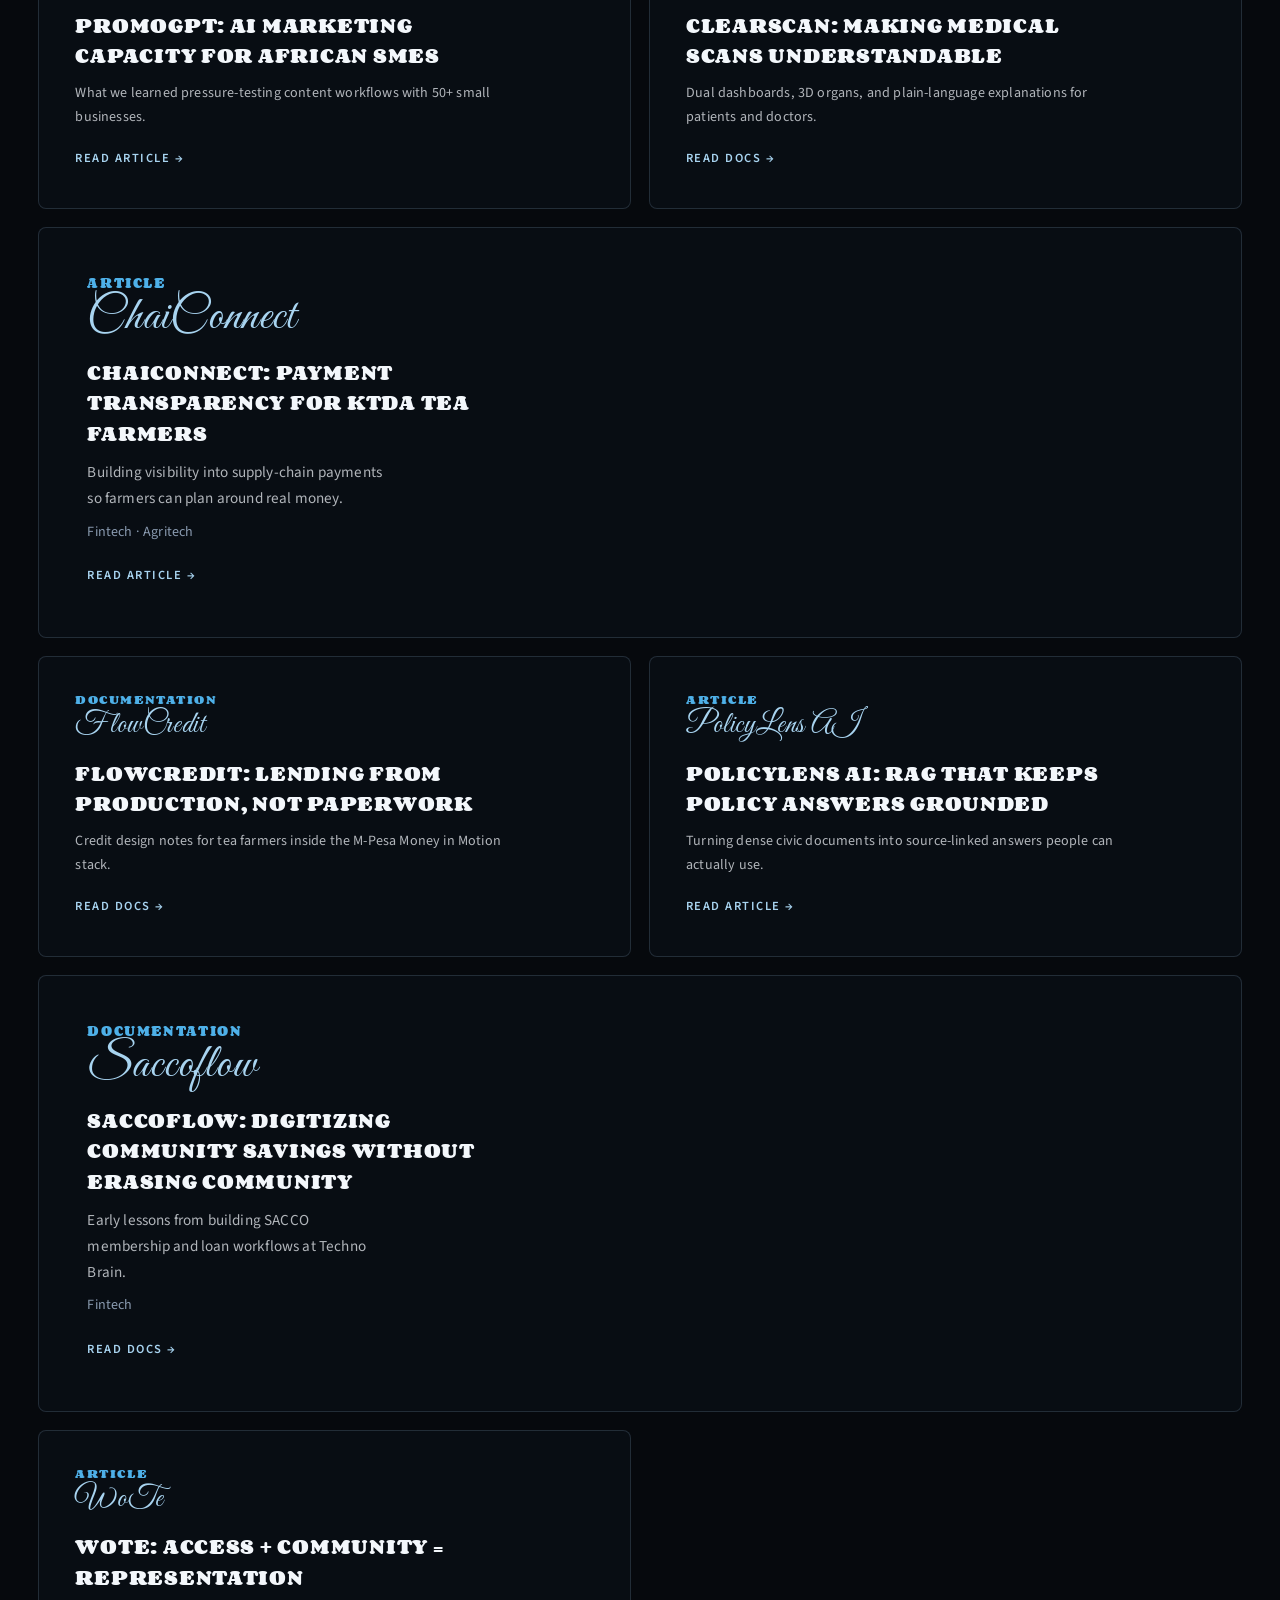
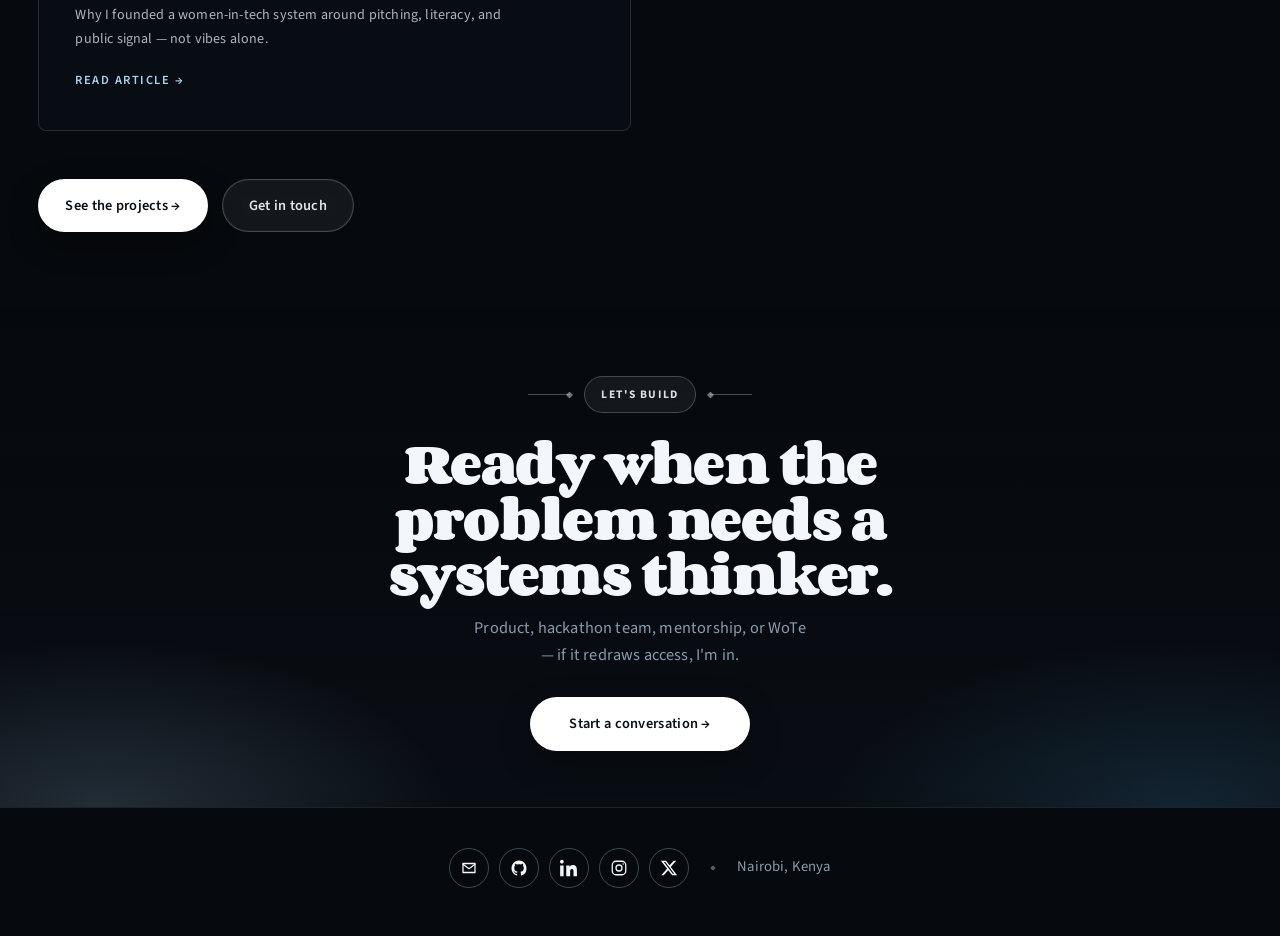
<file: journey.html>
<!DOCTYPE html>
<html lang="en">
<head>
<meta charset="UTF-8">
<meta name="viewport" content="width=device-width, initial-scale=1.0">
<title>About MsWanjiku (Blessings) — Journey & Writing</title>
<meta name="description" content="Learn who MsWanjiku is: Blessings, a developer and product thinker in Nairobi building accessible AI, fintech, and community systems — plus articles and documentation from the work.">
<meta name="author" content="Blessings (MsWanjiku)">
<meta name="robots" content="index, follow, max-image-preview:large">
<meta name="theme-color" content="#06090D">
<link rel="canonical" href="https://mswanjiku.live/journey.html">
<link rel="icon" href="favicon.svg" type="image/svg+xml">
<meta property="og:type" content="profile">
<meta property="og:site_name" content="MsWanjiku">
<meta property="og:locale" content="en_KE">
<meta property="og:title" content="About MsWanjiku (Blessings) — Journey & Writing">
<meta property="og:description" content="Learn who MsWanjiku is: Blessings, a developer and product thinker in Nairobi building accessible AI, fintech, and community systems — plus articles and documentation from the work.">
<meta property="og:url" content="https://mswanjiku.live/journey.html">
<meta property="og:image" content="https://mswanjiku.live/images/portrait-hero.png">
<meta property="og:image:alt" content="MsWanjiku (Blessings) — systems builder">
<meta name="twitter:card" content="summary_large_image">
<meta name="twitter:title" content="About MsWanjiku (Blessings) — Journey & Writing">
<meta name="twitter:description" content="Learn who MsWanjiku is: Blessings, a developer and product thinker in Nairobi building accessible AI, fintech, and community systems — plus articles and documentation from the work.">
<meta name="twitter:image" content="https://mswanjiku.live/images/portrait-hero.png">
<meta name="twitter:creator" content="@mswanjiku">
<meta name="keywords" content="MsWanjiku, Blessings, Blessings Wanjiku, Nairobi developer, systems builder, Kenya AI, fintech Kenya, WoTe, women in tech">
<script type="application/ld+json">
{
  "@context": "https://schema.org",
  "@type": "Person",
  "@id": "https://mswanjiku.live/#mswanjiku",
  "name": "Blessings",
  "alternateName": [
    "MsWanjiku",
    "Ms Wanjiku",
    "Blessings Wanjiku"
  ],
  "url": "https://mswanjiku.live/",
  "image": "https://mswanjiku.live/images/portrait-hero.png",
  "jobTitle": [
    "Systems Builder",
    "Developer",
    "Product Thinker"
  ],
  "description": "Nairobi-based systems builder who designs and ships AI, fintech, health, and community infrastructure for people overlooked by formal systems. Founder of WoTe.",
  "email": "mailto:blessingswanjiku15@gmail.com",
  "address": {
    "@type": "PostalAddress",
    "addressLocality": "Nairobi",
    "addressCountry": "KE"
  },
  "nationality": "Kenyan",
  "knowsAbout": [
    "Machine learning",
    "Artificial intelligence",
    "Fintech",
    "Health systems",
    "Product design",
    "Community building",
    "Women in tech",
    "Access and inclusion"
  ],
  "sameAs": [
    "https://github.com/Nosh-thee-techy",
    "https://www.linkedin.com/in/mswanjiku",
    "https://www.instagram.com/mswanjiku",
    "https://x.com/mswanjiku"
  ],
  "founder": {
    "@type": "Organization",
    "name": "WoTe",
    "description": "Women-in-tech community focused on access, community, and representation."
  }
}
</script>
<script type="application/ld+json">
{
  "@context": "https://schema.org",
  "@type": "AboutPage",
  "@id": "https://mswanjiku.live/journey.html#about",
  "url": "https://mswanjiku.live/journey.html",
  "name": "About MsWanjiku (Blessings)",
  "mainEntity": {
    "@id": "https://mswanjiku.live/#mswanjiku"
  },
  "about": {
    "@id": "https://mswanjiku.live/#mswanjiku"
  }
}
</script>
<script>
(function () {
  try {
    var t = localStorage.getItem('theme');
    if (t === 'light' || t === 'dark') document.documentElement.setAttribute('data-theme', t);
  } catch (e) {}
})();
</script>
<link rel="stylesheet" href="styles.css">
</head>
<body class="page-journey">

<div class="nav-wrap">
  <nav class="nav">
    <a href="index.html" class="nav-logo" aria-label="Ms home">
      <span class="nav-logo-ms">Ms</span>
    </a>
    <div class="nav-links">
      <a href="index.html">Home</a>
      <a href="projects.html">Projects</a>
      <a href="journey.html">Journey</a>
      <a href="support.html">Support</a>
      <a href="contact.html">Contact</a>
    </div>
    <div class="nav-end">
      <a href="contact.html" class="nav-cta">Let's talk →</a>
      <button class="theme-toggle" type="button" aria-label="Toggle light mode" title="Toggle theme">
      <span class="theme-toggle-sun" aria-hidden="true">☀</span>
      <span class="theme-toggle-moon" aria-hidden="true">☾</span>
      </button>
      <button class="nav-toggle" aria-label="Toggle menu">☰</button>
    </div>
  </nav>
</div>

<main>
  <section class="journey-hero" aria-label="Journey">
    <div class="journey-hero-bg" aria-hidden="true"></div>
    <div class="journey-hero-frame">
      <div class="journey-hero-stage">
        <h1 class="journey-hero-title" data-typewriter-root aria-label="Journey">
          <span class="sr-only">Journey</span>
          <span class="journey-hero-word" data-typewriter data-text="JOURNEY" aria-hidden="true"></span>
        </h1>
        <img
          src="images/journey-hero.png"
          alt="Blessings focused at a hackathon worktable"
          class="journey-hero-img"
        >
      </div>

    </div>
  </section>

  <section class="content journey-body">
    <span class="section-label">About</span>
    <h2 class="section-title">I build for the overlooked</h2>

    <div class="journey-about">
      <div class="journey-about-prose reveal">
        <p>I’m <strong>Blessings</strong> — also known as <strong>MsWanjiku</strong>. I’m a developer and product thinker based in Nairobi, working at the edge where AI, fintech, health systems, and community infrastructure meet.</p>
        <p>I care less about shiny demos and more about whether a system still works when the person using it has an uneven connection, limited paperwork, or a language the product never bothered to learn. My work starts with a simple question: <em>who is left out — and what would it take to redraw the map?</em></p>
        <p>That lens shows up everywhere I build: relationship graphs for farmers who don’t look “creditworthy” on paper, multi-channel maternal emergency flows, policy tools that answer in plain language, and WoTe — a women-in-tech community founded on access + community = representation.</p>
        <p>I’m also a writer of the work itself. When I ship something that matters, I document the thinking — the tradeoffs, the data, the product decisions — so the system can be understood, audited, and built on.</p>
      </div>

      <aside class="journey-about-side reveal">
        <div class="journey-trait">
          <span class="journey-trait-label">Based in</span>
          <strong>Nairobi, Kenya</strong>
        </div>
        <div class="journey-trait">
          <span class="journey-trait-label">I am</span>
          <strong>Systems builder · ML &amp; product · Community founder</strong>
        </div>
        <div class="journey-trait">
          <span class="journey-trait-label">I focus on</span>
          <strong>Access, credit, care, and representation</strong>
        </div>
        <div class="journey-trait">
          <span class="journey-trait-label">Belief</span>
          <strong>Relationships are the real unit of analysis</strong>
        </div>
        <div class="journey-trait">
          <span class="journey-trait-label">Building</span>
          <strong>WoTe · PromoGPT · impact systems</strong>
        </div>
      </aside>
    </div>
  </section>

  <section class="journey-writing" id="writing">
    <div class="journey-writing-intro">
      <span class="section-label">Writing &amp; Docs</span>
      <h2 class="section-title">Articles and documentation</h2>
      <p class="section-sub">Write-ups and docs behind most of the projects — the decisions, models, and product notes that don’t fit on a card.</p>
    </div>

    <div class="projects-filter-bar" id="article-filter-bar" role="tablist" aria-label="Filter articles"></div>
    <div class="project-editorial-list" id="journey-articles"></div>

    <div class="journey-actions">
      <a href="projects.html" class="btn btn-primary">See the projects →</a>
      <a href="contact.html" class="btn btn-ghost">Get in touch</a>
    </div>
  </section>
</main>


<section class="site-cta">
  <div class="site-cta-inner">
    <div class="site-cta-badge-wrap">
      <span class="site-cta-line" aria-hidden="true"></span>
      <span class="site-cta-badge">Let's build</span>
      <span class="site-cta-line" aria-hidden="true"></span>
    </div>
    <h2>Ready when the problem needs a systems thinker.</h2>
    <p>Product, hackathon team, mentorship, or WoTe — if it redraws access, I'm in.</p>
    <a href="mailto:blessingswanjiku15@gmail.com" class="btn btn-primary">Start a conversation →</a>
  </div>
</section>

<footer class="site-footer">
  <div class="site-footer-contacts">
    <div class="site-socials" aria-label="Social links">
      <a href="mailto:blessingswanjiku15@gmail.com" class="site-social" aria-label="Email">
        <svg viewBox="0 0 24 24" aria-hidden="true" fill="none" stroke="currentColor" stroke-width="1.7" stroke-linecap="round" stroke-linejoin="round"><path d="M4 6h16v12H4z"/><path d="m4 7 8 6 8-6"/></svg>
      </a>
      <a href="https://github.com/Nosh-thee-techy" class="site-social" target="_blank" rel="noopener" aria-label="GitHub">
        <svg viewBox="0 0 24 24" aria-hidden="true" fill="currentColor"><path d="M12 2C6.48 2 2 6.58 2 12.26c0 4.52 2.87 8.35 6.84 9.7.5.1.68-.22.68-.48 0-.24-.01-.87-.01-1.7-2.78.62-3.37-1.37-3.37-1.37-.45-1.18-1.11-1.5-1.11-1.5-.91-.64.07-.63.07-.63 1 .07 1.53 1.06 1.53 1.06.89 1.57 2.34 1.12 2.91.86.09-.66.35-1.12.63-1.38-2.22-.26-4.56-1.14-4.56-5.07 0-1.12.39-2.03 1.03-2.75-.1-.26-.45-1.3.1-2.7 0 0 .84-.27 2.75 1.05A9.3 9.3 0 0 1 12 7.1c.85 0 1.71.12 2.51.35 1.91-1.32 2.75-1.05 2.75-1.05.55 1.4.2 2.44.1 2.7.64.72 1.03 1.63 1.03 2.75 0 3.94-2.34 4.8-4.57 5.06.36.32.68.94.68 1.9 0 1.38-.01 2.49-.01 2.83 0 .26.18.58.69.48A10.04 10.04 0 0 0 22 12.26C22 6.58 17.52 2 12 2z"/></svg>
      </a>
      <a href="https://www.linkedin.com/in/mswanjiku" class="site-social" target="_blank" rel="noopener" aria-label="LinkedIn">
        <svg viewBox="0 0 24 24" aria-hidden="true" fill="currentColor"><path d="M4.98 3.5C4.98 4.88 3.88 6 2.5 6S.02 4.88.02 3.5C.02 2.12 1.13 1 2.5 1s2.48 1.12 2.48 2.5zM.22 8.5h4.56V23H.22V8.5zM8.34 8.5h4.37v1.98h.06c.61-1.15 2.1-2.36 4.32-2.36 4.62 0 5.47 3.04 5.47 6.99V23h-4.56v-6.2c0-1.48-.03-3.38-2.06-3.38-2.06 0-2.38 1.61-2.38 3.27V23H8.34V8.5z"/></svg>
      </a>
      <a href="https://www.instagram.com/mswanjiku" class="site-social" target="_blank" rel="noopener" aria-label="Instagram">
        <svg viewBox="0 0 24 24" aria-hidden="true" fill="none" stroke="currentColor" stroke-width="1.7" stroke-linecap="round" stroke-linejoin="round"><rect x="3" y="3" width="18" height="18" rx="5"/><circle cx="12" cy="12" r="4"/><circle cx="17.5" cy="6.5" r="1" fill="currentColor" stroke="none"/></svg>
      </a>
      <a href="https://x.com/mswanjiku" class="site-social" target="_blank" rel="noopener" aria-label="X">
        <svg viewBox="0 0 24 24" aria-hidden="true" fill="currentColor"><path d="M18.244 2.25h3.308l-7.227 8.26 8.502 11.24H16.17l-5.214-6.817L4.99 21.75H1.68l7.73-8.835L1.254 2.25H8.08l4.713 6.231zm-1.161 17.52h1.833L7.084 4.126H5.117z"/></svg>
      </a>
    </div>
    <span class="site-footer-sep" aria-hidden="true"></span>
    <span>Nairobi, Kenya</span>
  </div>
</footer>

<script src="projects-data.js"></script>
<script src="main.js"></script>
<script>
(function () {
  var filterBar = document.getElementById('article-filter-bar');
  var listRoot = document.getElementById('journey-articles');
  if (!filterBar || !listRoot || typeof filterJourneyArticles !== 'function') return;

  var activeFilter = 'all';

  function cardHTML(a, index, size) {
    var featured = size === 'featured';
    var kind = a.kind || 'Documentation';

    return (
      '<a class="project-editorial project-editorial-text project-editorial-no-media is-' + size + '" href="' + (a.url || '#') + '" target="_blank" rel="noopener">' +
        '<div class="project-editorial-copy">' +
          '<h3 class="project-editorial-title">' +
            '<span class="project-editorial-num">' + kind + '</span>' +
            '<span class="project-editorial-script">' + a.project + '</span>' +
          '</h3>' +
          '<p class="project-editorial-name">' + a.title + '</p>' +
          '<p class="project-editorial-desc">' + a.excerpt + '</p>' +
          (featured ? '<p class="project-editorial-result">' + (a.tag || '') + '</p>' : '') +
          '<span class="project-editorial-cta">Read ' + (kind === 'Article' ? 'article' : 'docs') + ' →</span>' +
        '</div>' +
      '</a>'
    );
  }

  function cardsForItems(items) {
    var html = '';
    var i = 0;
    while (i < items.length) {
      html += cardHTML(items[i], i, 'featured');
      i += 1;
      if (i < items.length) {
        html += cardHTML(items[i], i, 'compact');
        i += 1;
      }
      if (i < items.length) {
        html += cardHTML(items[i], i, 'compact');
        i += 1;
      }
    }
    return html;
  }

  function renderFilters() {
    filterBar.innerHTML = (articleFilters || []).map(function (f) {
      return (
        '<button type="button" class="projects-filter' + (f.id === activeFilter ? ' is-active' : '') + '" data-filter="' + f.id + '" role="tab" aria-selected="' + (f.id === activeFilter) + '">' +
          f.label +
        '</button>'
      );
    }).join('');
  }

  function renderList() {
    var items = filterJourneyArticles(activeFilter);
    if (!items.length) {
      listRoot.innerHTML = '<p class="journey-articles-empty">No writing in this filter yet.</p>';
      return;
    }
    listRoot.innerHTML = cardsForItems(items);
  }

  filterBar.addEventListener('click', function (e) {
    var btn = e.target.closest('[data-filter]');
    if (!btn) return;
    activeFilter = btn.getAttribute('data-filter');
    renderFilters();
    renderList();
  });

  renderFilters();
  renderList();
})();
</script>
</body>
</html>
</file>
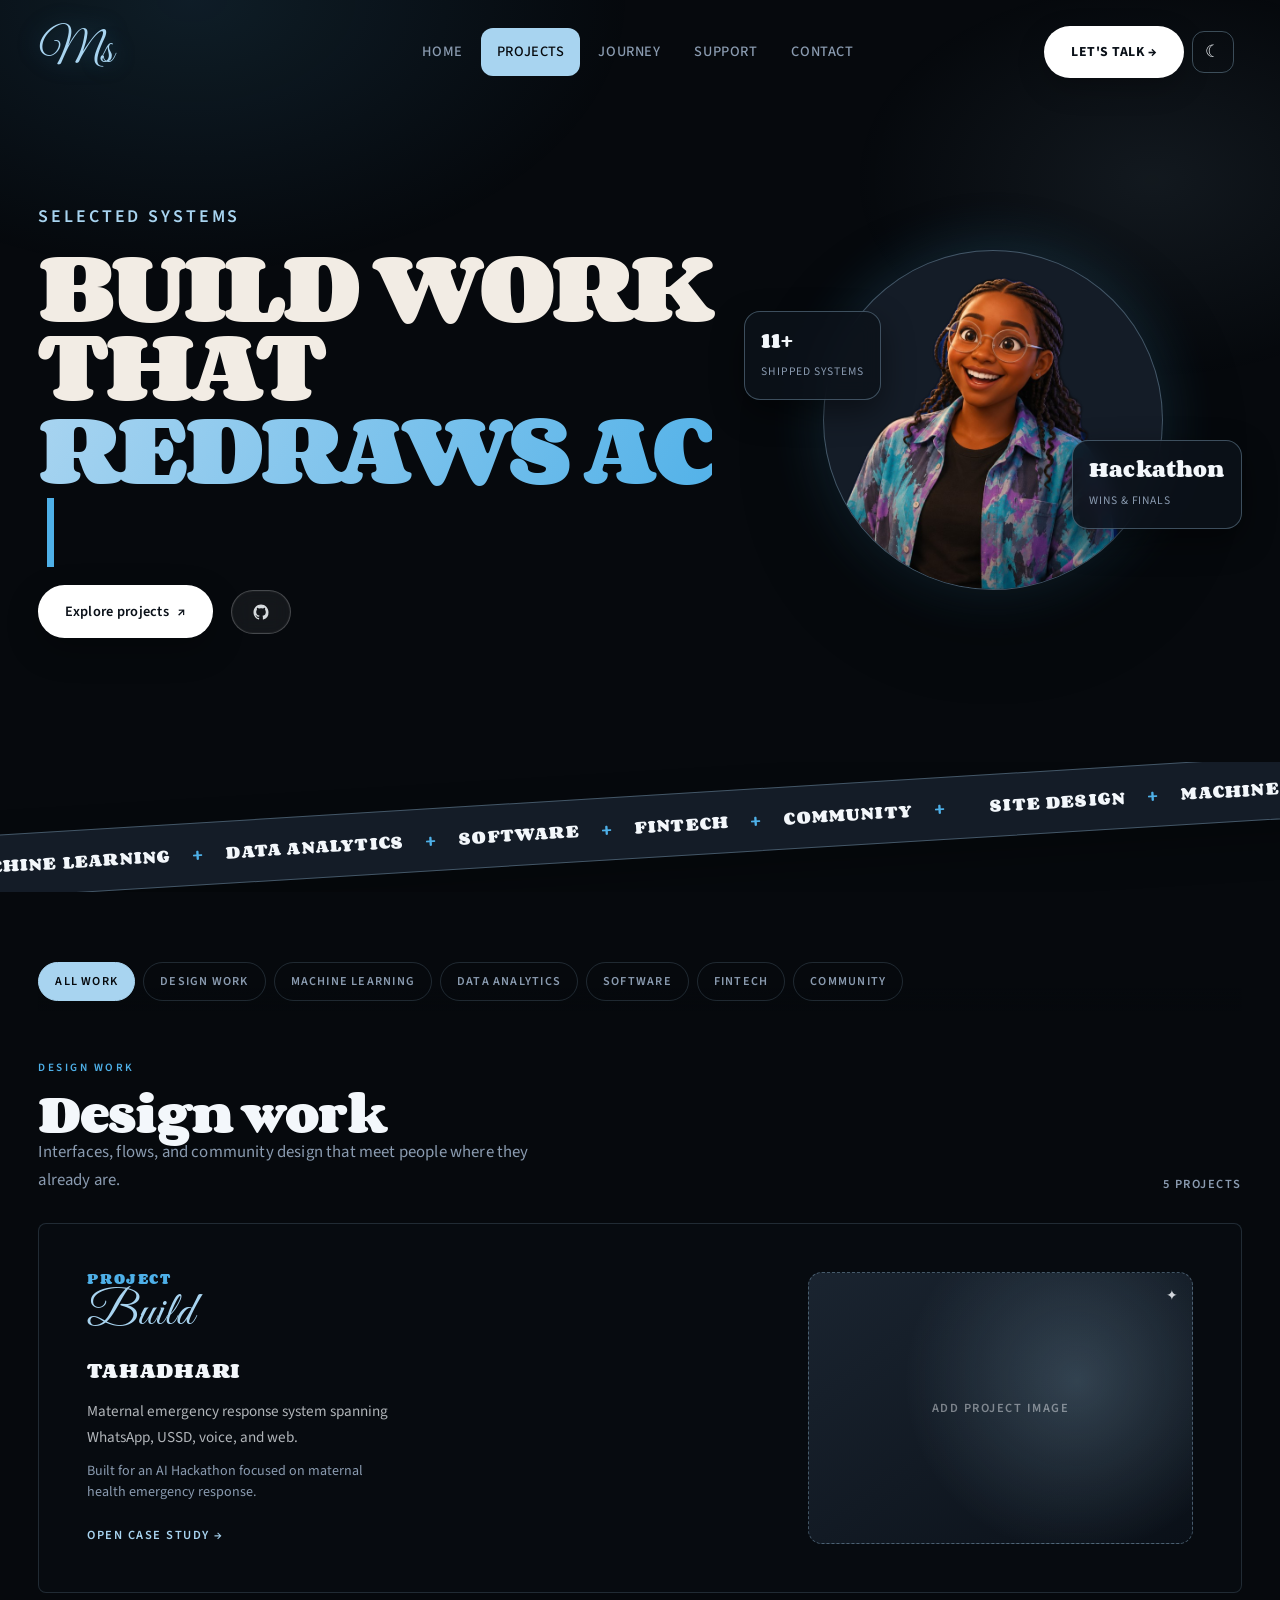
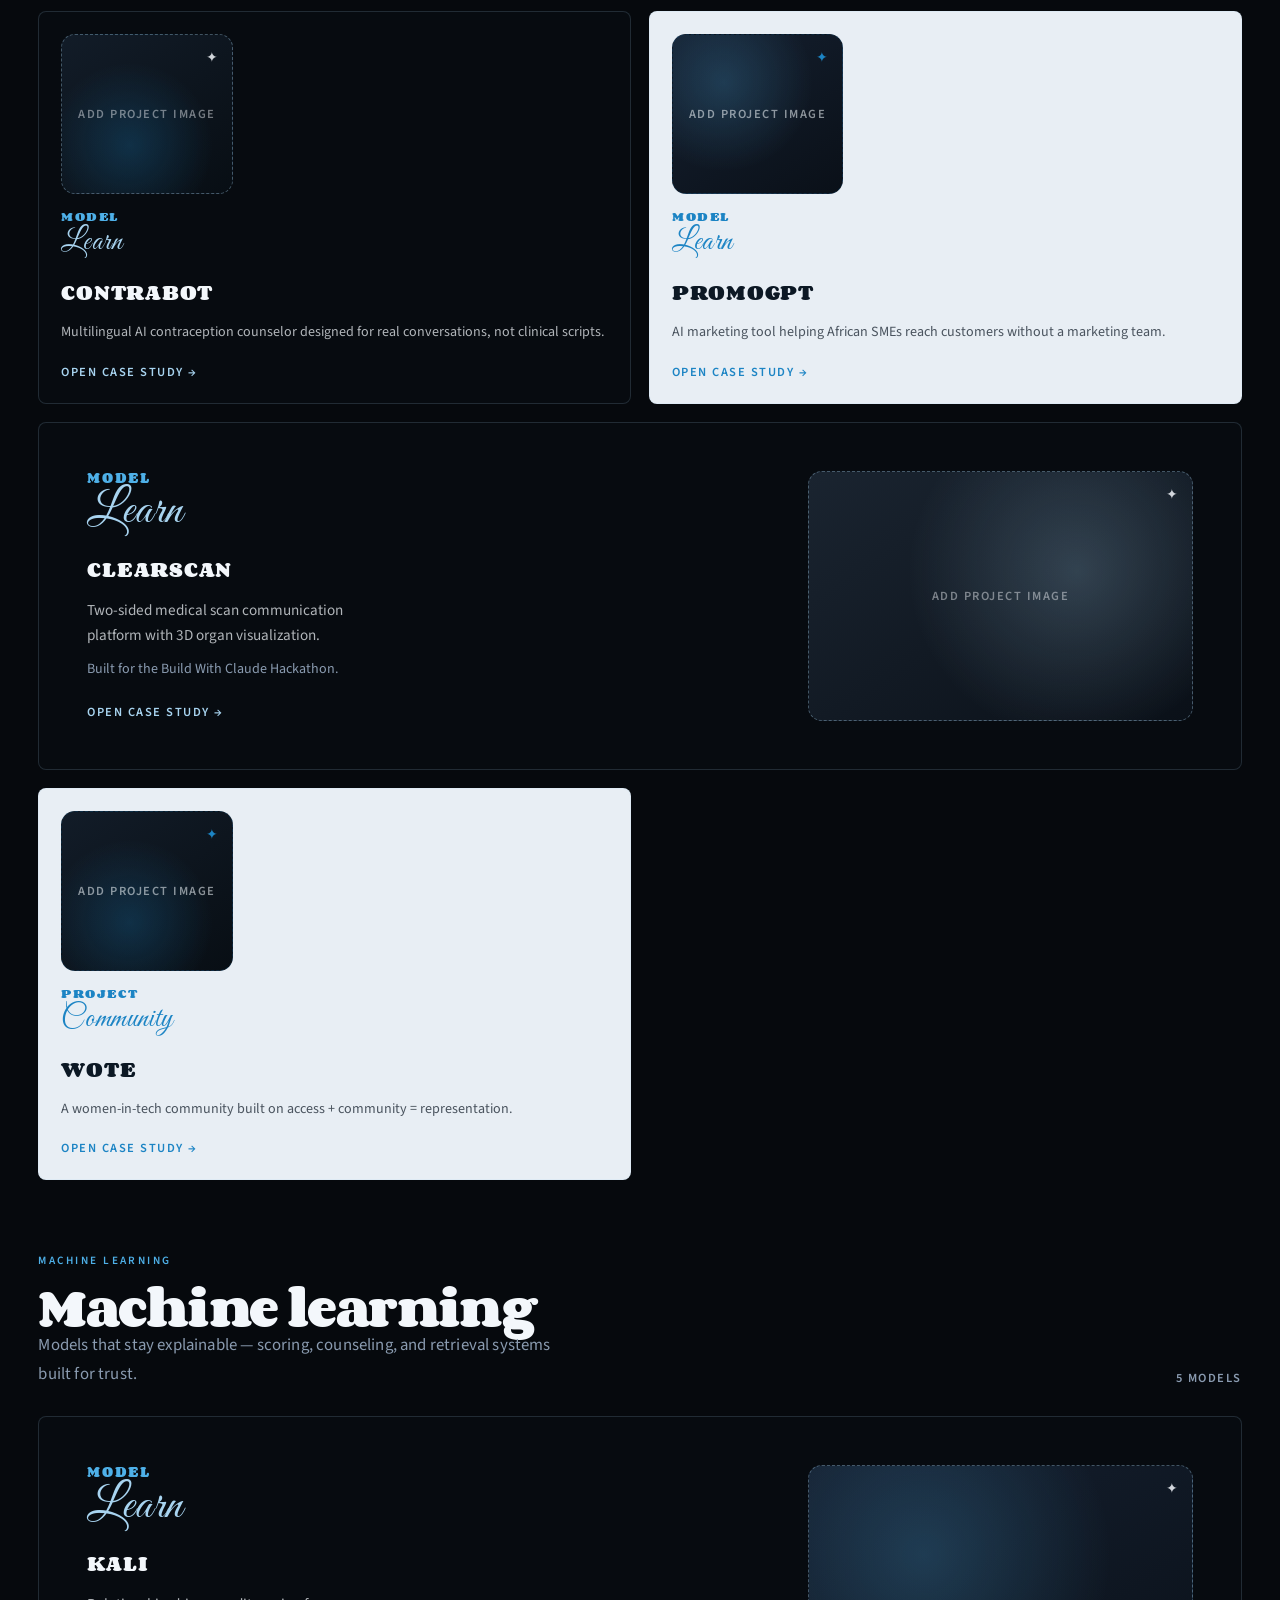
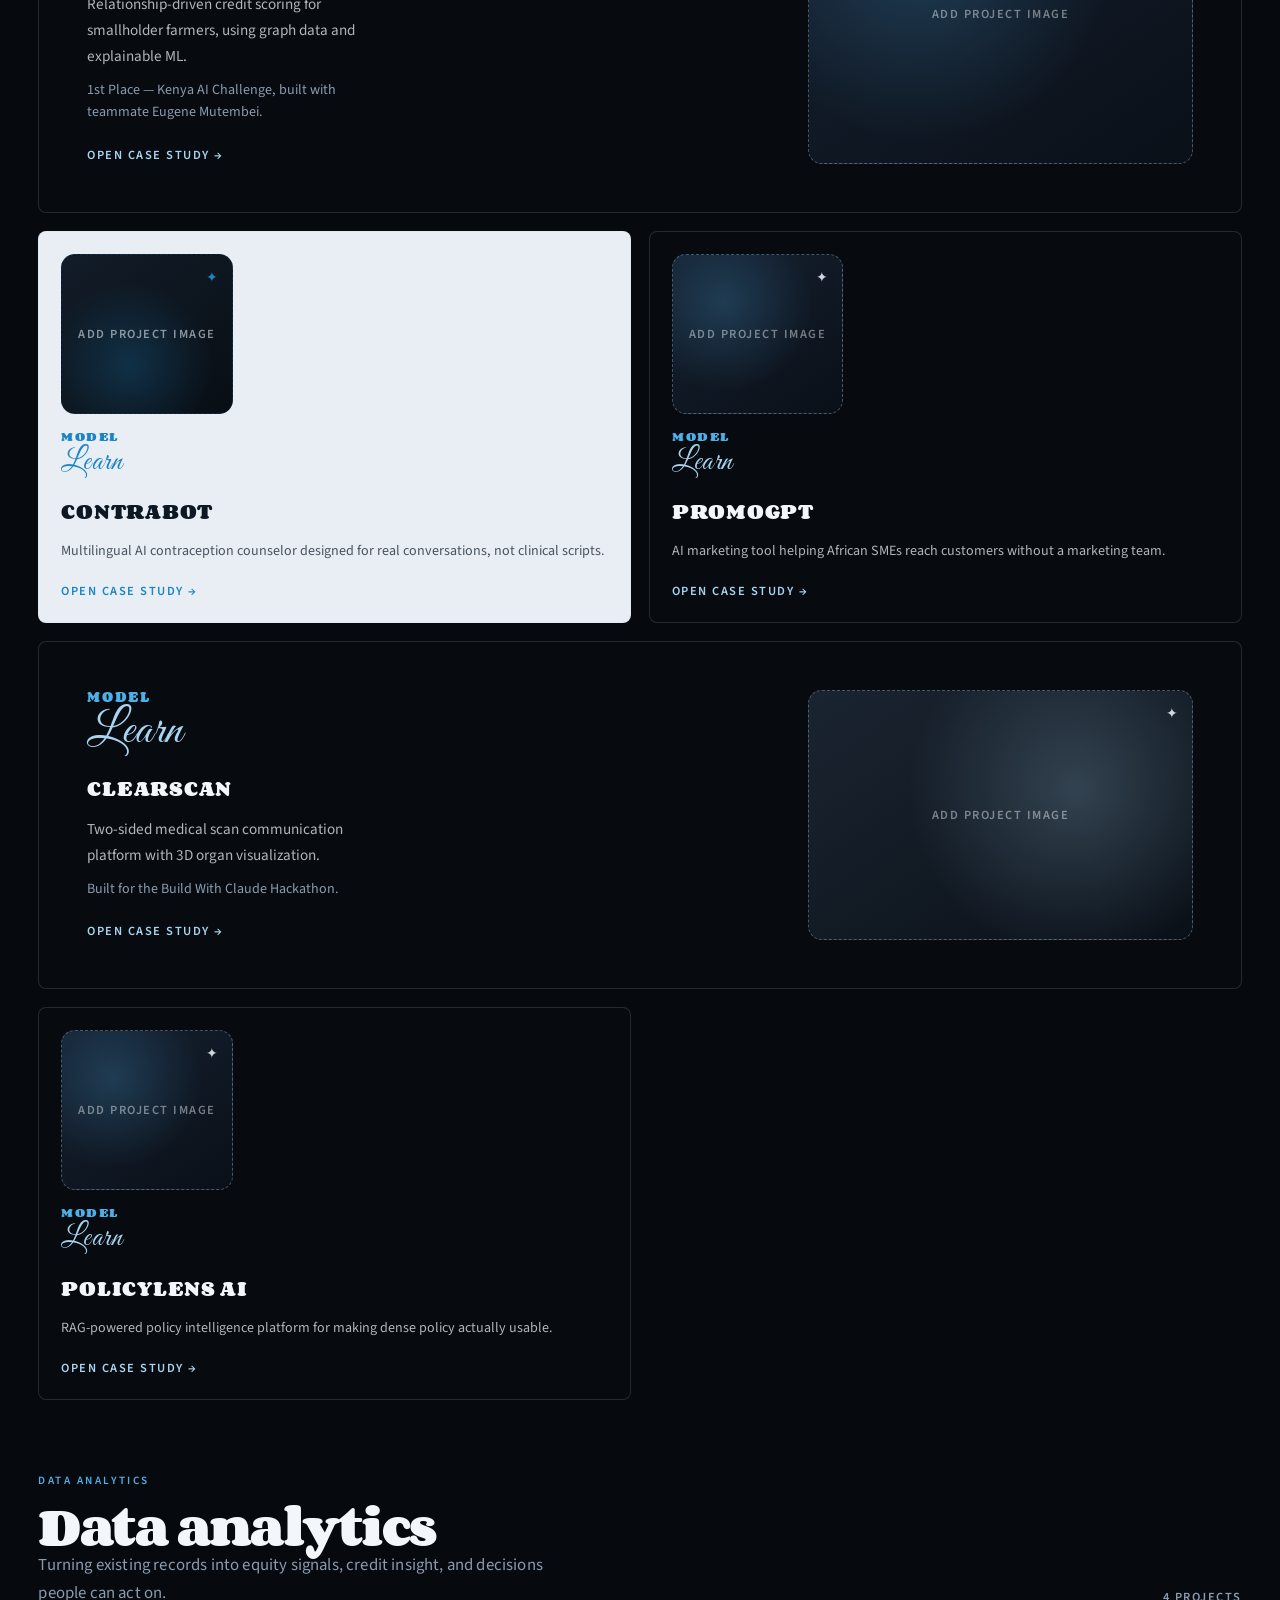
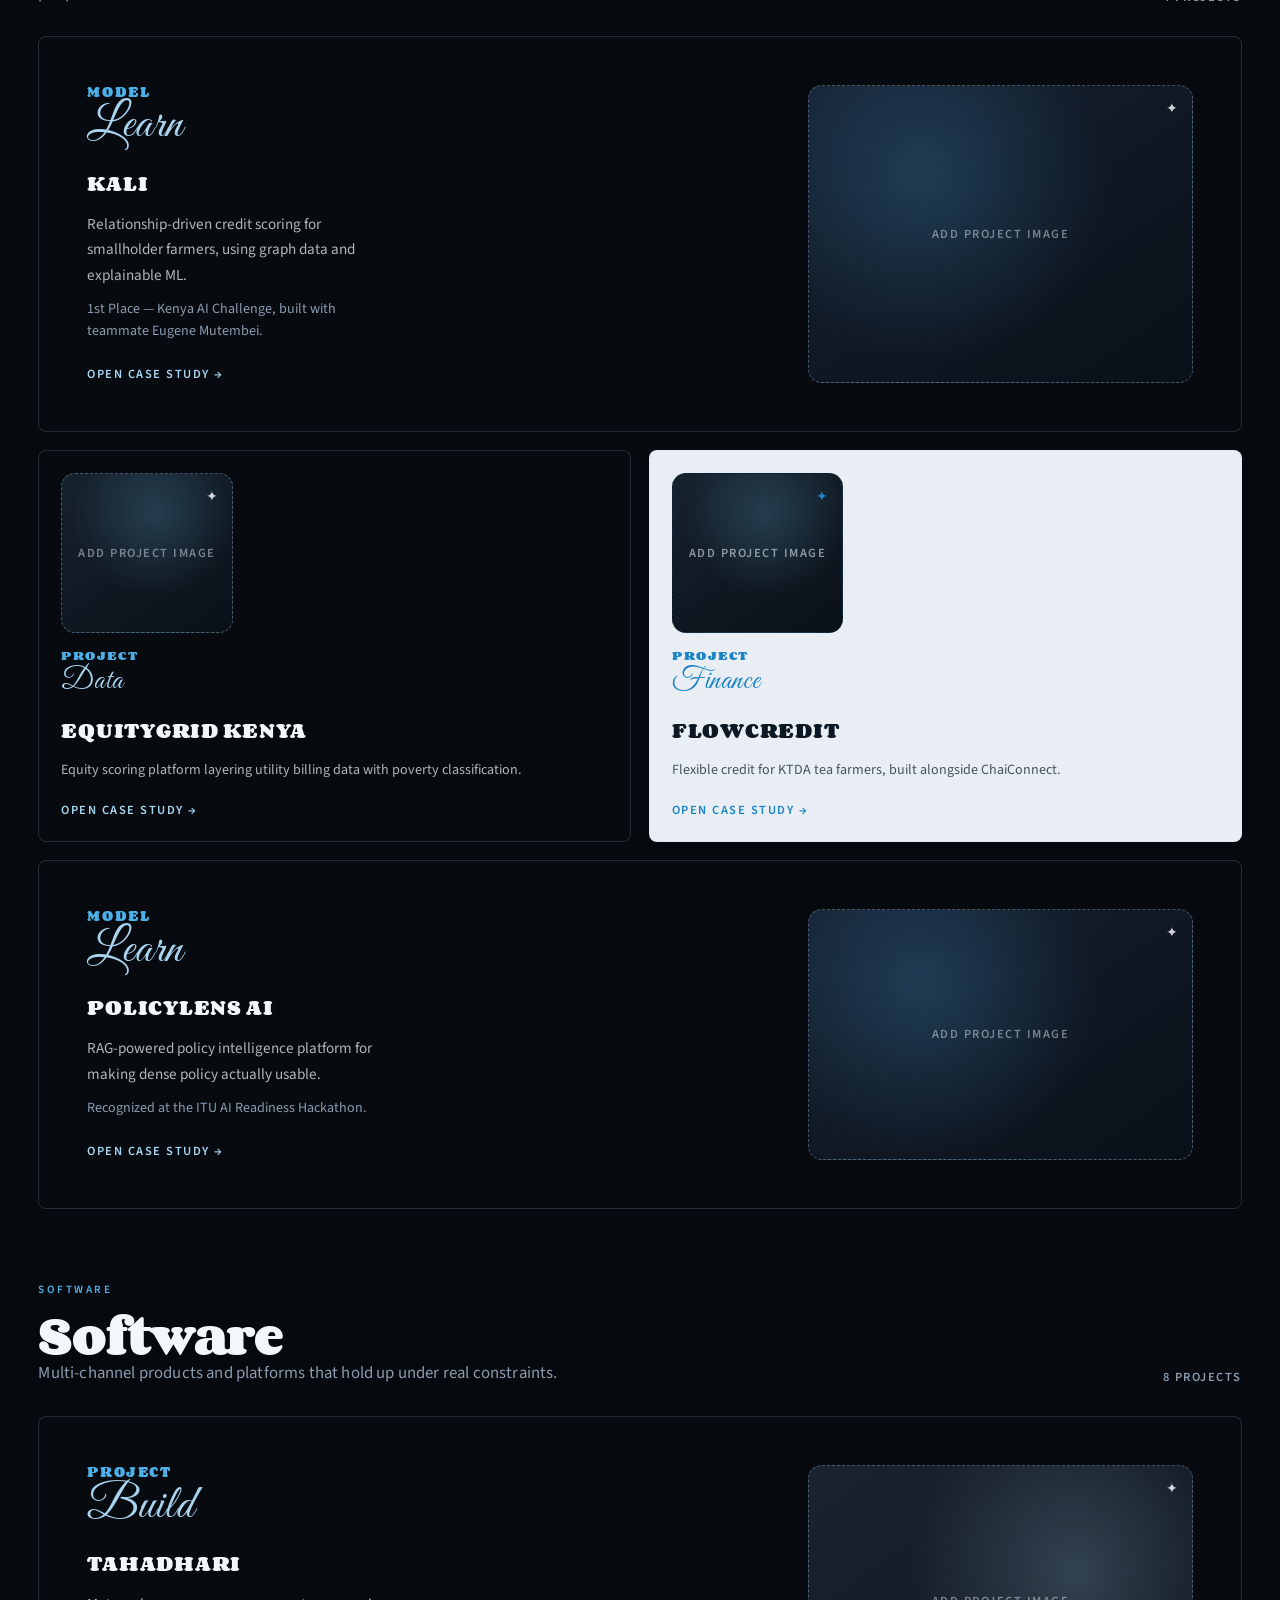
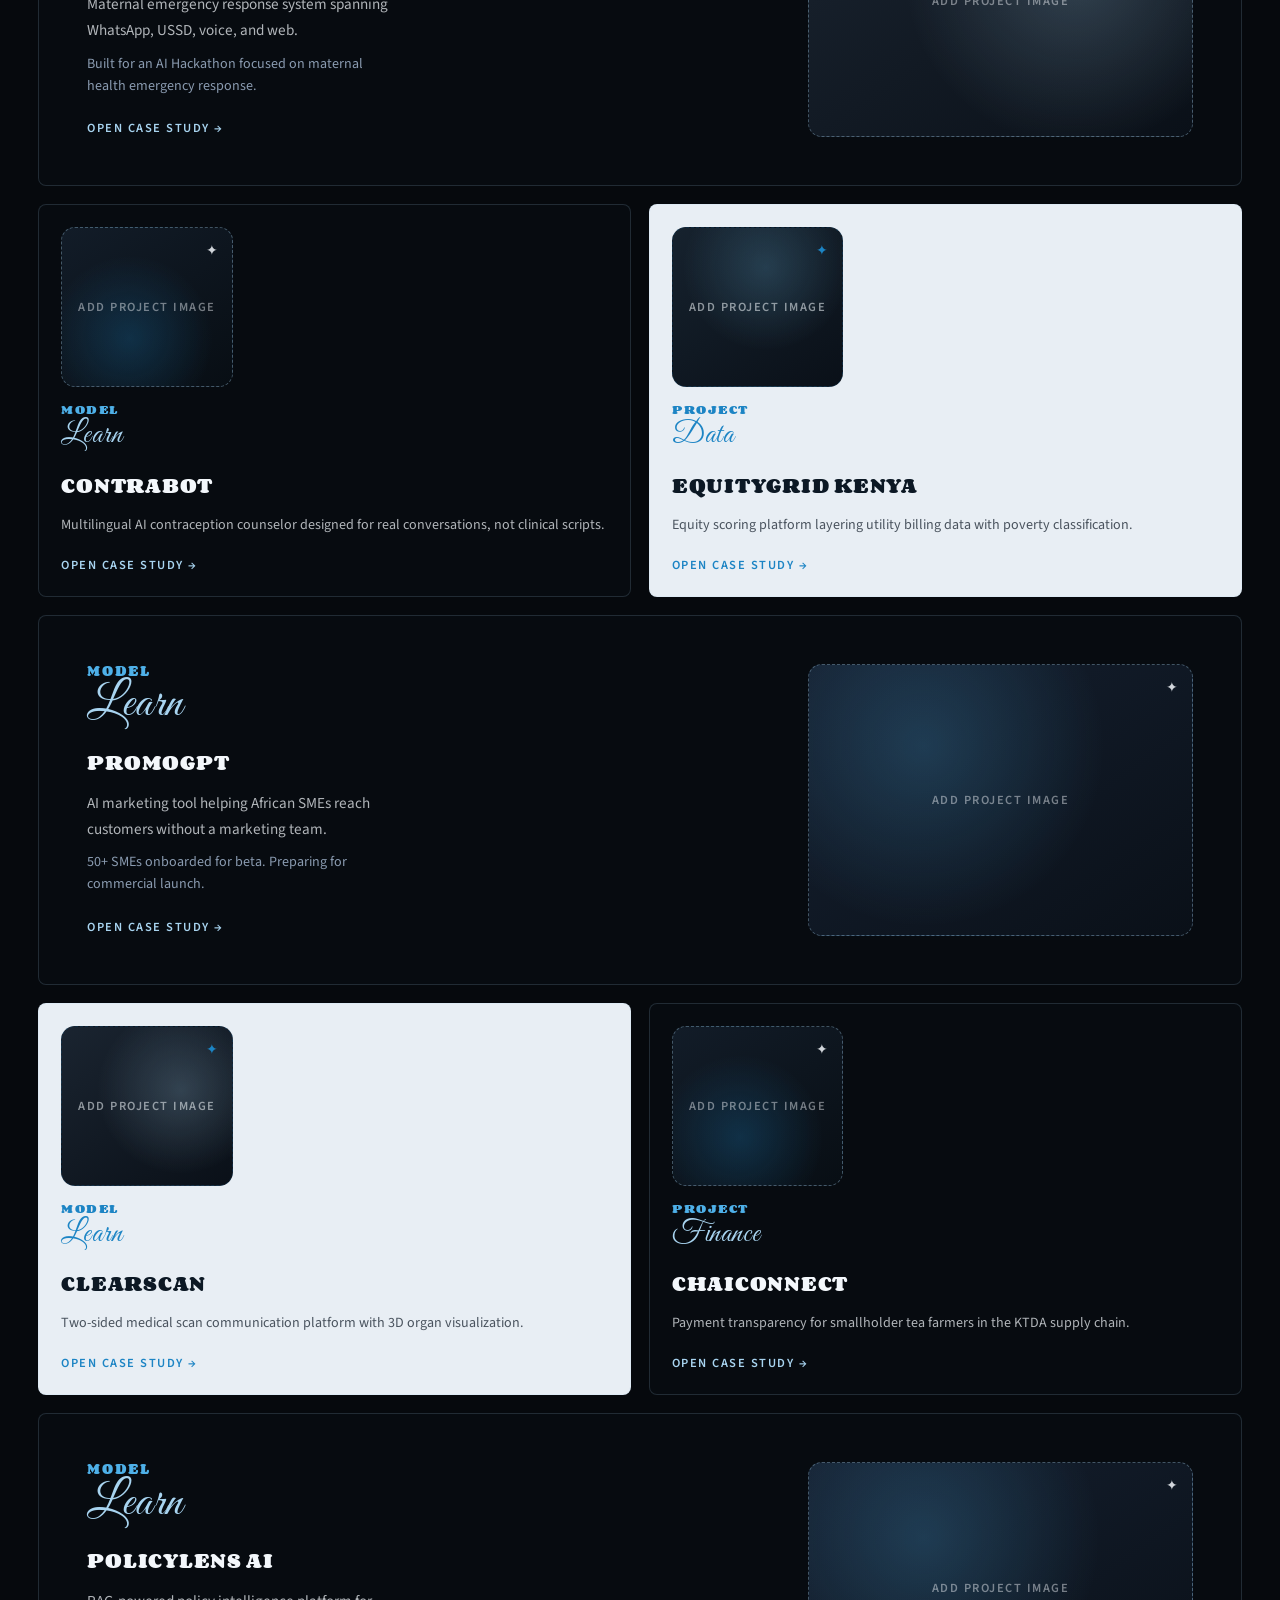
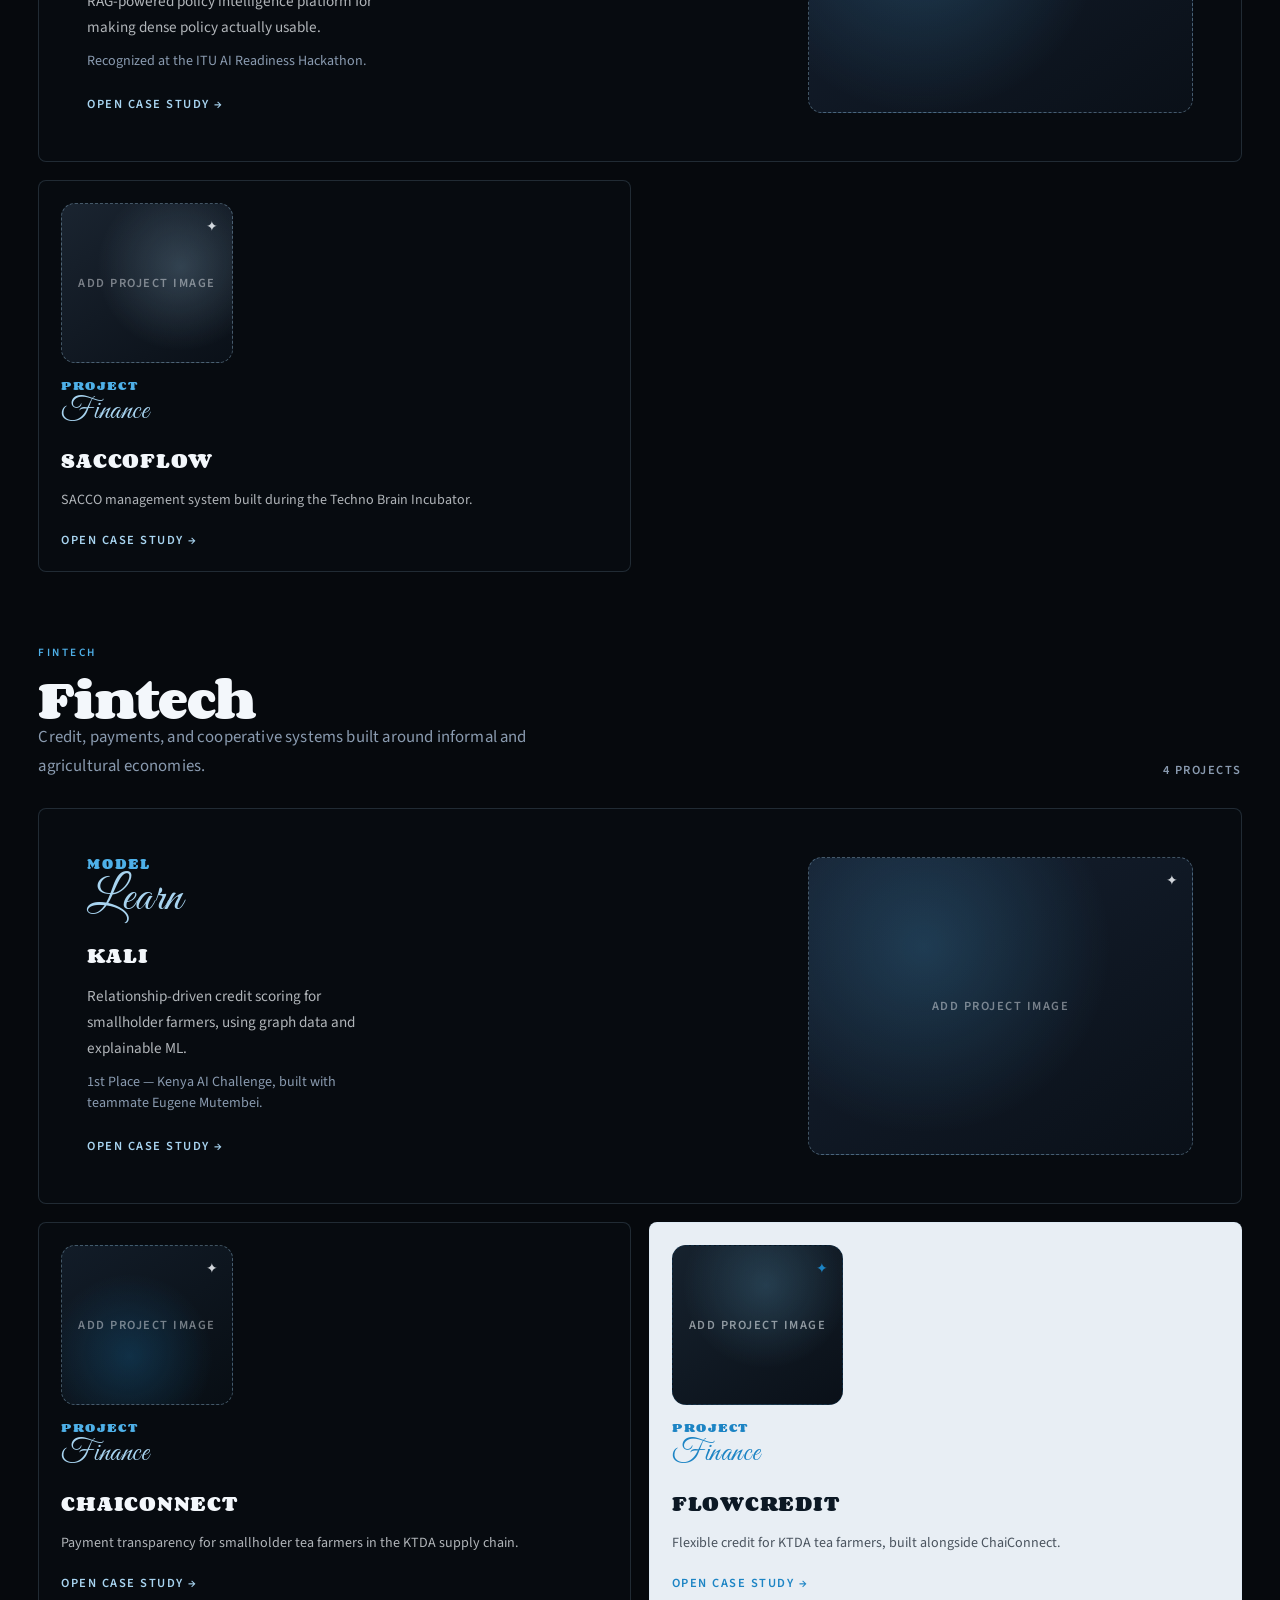
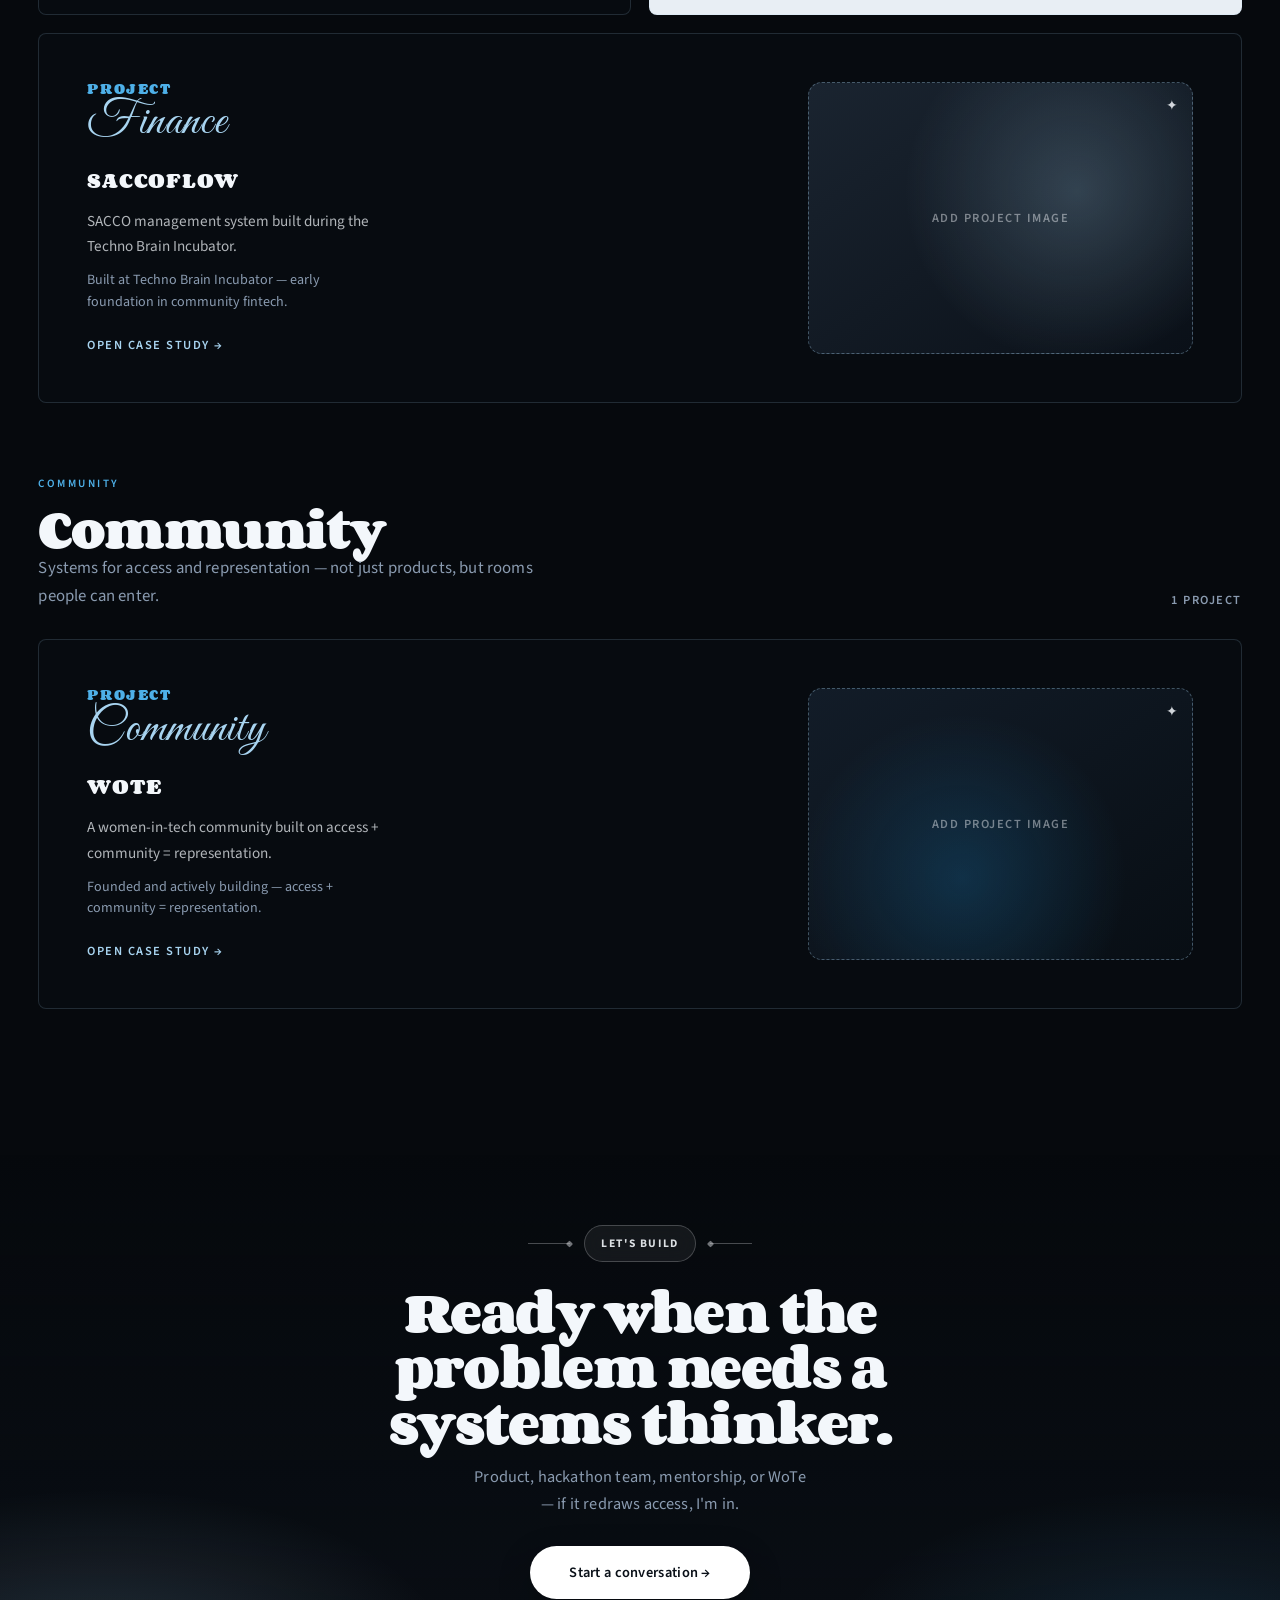
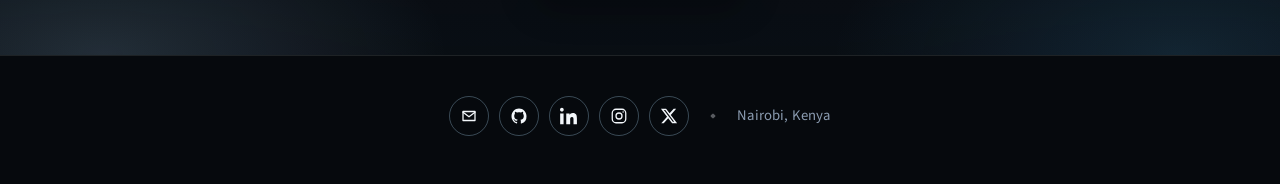
<file: projects.html>
<!DOCTYPE html>
<html lang="en">
<head>
<meta charset="UTF-8">
<meta name="viewport" content="width=device-width, initial-scale=1.0">
<title>Projects by MsWanjiku (Blessings) — Systems & Builds</title>
<meta name="description" content="Explore projects by MsWanjiku (Blessings): machine learning, fintech, health, policy, and community systems built for overlooked users across Kenya and beyond.">
<meta name="author" content="Blessings (MsWanjiku)">
<meta name="robots" content="index, follow, max-image-preview:large">
<meta name="theme-color" content="#06090D">
<link rel="canonical" href="https://mswanjiku.live/projects.html">
<link rel="icon" href="favicon.svg" type="image/svg+xml">
<meta property="og:type" content="website">
<meta property="og:site_name" content="MsWanjiku">
<meta property="og:locale" content="en_KE">
<meta property="og:title" content="Projects by MsWanjiku (Blessings) — Systems & Builds">
<meta property="og:description" content="Explore projects by MsWanjiku (Blessings): machine learning, fintech, health, policy, and community systems built for overlooked users across Kenya and beyond.">
<meta property="og:url" content="https://mswanjiku.live/projects.html">
<meta property="og:image" content="https://mswanjiku.live/images/portrait-hero.png">
<meta property="og:image:alt" content="MsWanjiku (Blessings) — systems builder">
<meta name="twitter:card" content="summary_large_image">
<meta name="twitter:title" content="Projects by MsWanjiku (Blessings) — Systems & Builds">
<meta name="twitter:description" content="Explore projects by MsWanjiku (Blessings): machine learning, fintech, health, policy, and community systems built for overlooked users across Kenya and beyond.">
<meta name="twitter:image" content="https://mswanjiku.live/images/portrait-hero.png">
<meta name="twitter:creator" content="@mswanjiku">
<meta name="keywords" content="MsWanjiku, Blessings, Blessings Wanjiku, Nairobi developer, systems builder, Kenya AI, fintech Kenya, WoTe, women in tech">
<script type="application/ld+json">
{
  "@context": "https://schema.org",
  "@type": "Person",
  "@id": "https://mswanjiku.live/#mswanjiku",
  "name": "Blessings",
  "alternateName": [
    "MsWanjiku",
    "Ms Wanjiku",
    "Blessings Wanjiku"
  ],
  "url": "https://mswanjiku.live/",
  "image": "https://mswanjiku.live/images/portrait-hero.png",
  "jobTitle": [
    "Systems Builder",
    "Developer",
    "Product Thinker"
  ],
  "description": "Nairobi-based systems builder who designs and ships AI, fintech, health, and community infrastructure for people overlooked by formal systems. Founder of WoTe.",
  "email": "mailto:blessingswanjiku15@gmail.com",
  "address": {
    "@type": "PostalAddress",
    "addressLocality": "Nairobi",
    "addressCountry": "KE"
  },
  "nationality": "Kenyan",
  "knowsAbout": [
    "Machine learning",
    "Artificial intelligence",
    "Fintech",
    "Health systems",
    "Product design",
    "Community building",
    "Women in tech",
    "Access and inclusion"
  ],
  "sameAs": [
    "https://github.com/Nosh-thee-techy",
    "https://www.linkedin.com/in/mswanjiku",
    "https://www.instagram.com/mswanjiku",
    "https://x.com/mswanjiku"
  ],
  "founder": {
    "@type": "Organization",
    "name": "WoTe",
    "description": "Women-in-tech community focused on access, community, and representation."
  }
}
</script>
<script>
(function () {
  try {
    var t = localStorage.getItem('theme');
    if (t === 'light' || t === 'dark') document.documentElement.setAttribute('data-theme', t);
  } catch (e) {}
})();
</script>
<link rel="stylesheet" href="styles.css">
</head>
<body>

<div class="nav-wrap">
  <nav class="nav">
    <a href="index.html" class="nav-logo" aria-label="Ms home">
      <span class="nav-logo-ms">Ms</span>
    </a>
    <div class="nav-links">
      <a href="index.html">Home</a>
      <a href="projects.html">Projects</a>
      <a href="journey.html">Journey</a>
      <a href="support.html">Support</a>
      <a href="contact.html">Contact</a>
    </div>
    <div class="nav-end">
      <a href="contact.html" class="nav-cta">Let's talk →</a>
      <button class="theme-toggle" type="button" aria-label="Toggle light mode" title="Toggle theme">
        <span class="theme-toggle-sun" aria-hidden="true">☀</span>
        <span class="theme-toggle-moon" aria-hidden="true">☾</span>
      </button>
      <button class="nav-toggle" aria-label="Toggle menu">☰</button>
    </div>
  </nav>
</div>

<main class="projects-page">
  <!-- HERO -->
  <section class="projects-hero">
    <div class="projects-hero-copy">
      <p class="hero-kicker">Selected systems</p>
      <h1 class="projects-hero-title" data-typewriter-root aria-label="Build work that redraws access.">
        <span class="projects-hero-line" data-typewriter data-text="Build work that"></span>
        <span class="projects-hero-accent" data-typewriter data-text="redraws access."></span>
      </h1>
      <div class="hero-actions">
        <a href="#project-filters" class="btn btn-primary">Explore projects <span aria-hidden="true">↗</span></a>
        <a href="https://github.com/Nosh-thee-techy" class="btn-text-link site-social-inline" target="_blank" rel="noopener" aria-label="GitHub">
          <svg viewBox="0 0 24 24" aria-hidden="true" fill="currentColor" width="18" height="18"><path d="M12 2C6.48 2 2 6.58 2 12.26c0 4.52 2.87 8.35 6.84 9.7.5.1.68-.22.68-.48 0-.24-.01-.87-.01-1.7-2.78.62-3.37-1.37-3.37-1.37-.45-1.18-1.11-1.5-1.11-1.5-.91-.64.07-.63.07-.63 1 .07 1.53 1.06 1.53 1.06.89 1.57 2.34 1.12 2.91.86.09-.66.35-1.12.63-1.38-2.22-.26-4.56-1.14-4.56-5.07 0-1.12.39-2.03 1.03-2.75-.1-.26-.45-1.3.1-2.7 0 0 .84-.27 2.75 1.05A9.3 9.3 0 0 1 12 7.1c.85 0 1.71.12 2.51.35 1.91-1.32 2.75-1.05 2.75-1.05.55 1.4.2 2.44.1 2.7.64.72 1.03 1.63 1.03 2.75 0 3.94-2.34 4.8-4.57 5.06.36.32.68.94.68 1.9 0 1.38-.01 2.49-.01 2.83 0 .26.18.58.69.48A10.04 10.04 0 0 0 22 12.26C22 6.58 17.52 2 12 2z"/></svg>
        </a>
      </div>
    </div>
    <div class="projects-hero-visual">
      <div class="projects-hero-orb">
        <img src="images/projects-hero.png" alt="MsWanjiku — illustrated portrait" class="projects-hero-photo">
      </div>
      <div class="projects-hero-chip projects-hero-chip-a"><strong>11+</strong><span>Shipped systems</span></div>
      <div class="projects-hero-chip projects-hero-chip-b"><strong>Hackathon</strong><span>Wins &amp; finals</span></div>
    </div>
  </section>

  <!-- SLANTED MARQUEE -->
  <div class="slant-band" aria-hidden="true">
    <div class="slant-band-inner">
      <div class="slant-track">
        <span class="slant-group">
          <span>Site Design</span><i>+</i>
          <span>Machine Learning</span><i>+</i>
          <span>Data Analytics</span><i>+</i>
          <span>Software</span><i>+</i>
          <span>Fintech</span><i>+</i>
          <span>Community</span><i>+</i>
        </span>
        <span class="slant-group">
          <span>Site Design</span><i>+</i>
          <span>Machine Learning</span><i>+</i>
          <span>Data Analytics</span><i>+</i>
          <span>Software</span><i>+</i>
          <span>Fintech</span><i>+</i>
          <span>Community</span><i>+</i>
        </span>
        <span class="slant-group">
          <span>Site Design</span><i>+</i>
          <span>Machine Learning</span><i>+</i>
          <span>Data Analytics</span><i>+</i>
          <span>Software</span><i>+</i>
          <span>Fintech</span><i>+</i>
          <span>Community</span><i>+</i>
        </span>
        <span class="slant-group">
          <span>Site Design</span><i>+</i>
          <span>Machine Learning</span><i>+</i>
          <span>Data Analytics</span><i>+</i>
          <span>Software</span><i>+</i>
          <span>Fintech</span><i>+</i>
          <span>Community</span><i>+</i>
        </span>
      </div>
    </div>
  </div>

  <!-- FILTERS + SECTIONS -->
  <section class="projects-body" id="project-filters">
    <div class="projects-filter-bar" id="filter-bar" role="tablist" aria-label="Filter projects"></div>
    <div id="projects-sections"></div>
  </section>
</main>

<div class="modal-overlay" id="modal-overlay">
  <div class="modal-box modal-box-wide" id="modal-box"></div>
</div>


<section class="site-cta">
  <div class="site-cta-inner">
    <div class="site-cta-badge-wrap">
      <span class="site-cta-line" aria-hidden="true"></span>
      <span class="site-cta-badge">Let's build</span>
      <span class="site-cta-line" aria-hidden="true"></span>
    </div>
    <h2>Ready when the problem needs a systems thinker.</h2>
    <p>Product, hackathon team, mentorship, or WoTe — if it redraws access, I'm in.</p>
    <a href="mailto:blessingswanjiku15@gmail.com" class="btn btn-primary">Start a conversation →</a>
  </div>
</section>

<footer class="site-footer">
  <div class="site-footer-contacts">
    <div class="site-socials" aria-label="Social links">
      <a href="mailto:blessingswanjiku15@gmail.com" class="site-social" aria-label="Email">
        <svg viewBox="0 0 24 24" aria-hidden="true" fill="none" stroke="currentColor" stroke-width="1.7" stroke-linecap="round" stroke-linejoin="round"><path d="M4 6h16v12H4z"/><path d="m4 7 8 6 8-6"/></svg>
      </a>
      <a href="https://github.com/Nosh-thee-techy" class="site-social" target="_blank" rel="noopener" aria-label="GitHub">
        <svg viewBox="0 0 24 24" aria-hidden="true" fill="currentColor"><path d="M12 2C6.48 2 2 6.58 2 12.26c0 4.52 2.87 8.35 6.84 9.7.5.1.68-.22.68-.48 0-.24-.01-.87-.01-1.7-2.78.62-3.37-1.37-3.37-1.37-.45-1.18-1.11-1.5-1.11-1.5-.91-.64.07-.63.07-.63 1 .07 1.53 1.06 1.53 1.06.89 1.57 2.34 1.12 2.91.86.09-.66.35-1.12.63-1.38-2.22-.26-4.56-1.14-4.56-5.07 0-1.12.39-2.03 1.03-2.75-.1-.26-.45-1.3.1-2.7 0 0 .84-.27 2.75 1.05A9.3 9.3 0 0 1 12 7.1c.85 0 1.71.12 2.51.35 1.91-1.32 2.75-1.05 2.75-1.05.55 1.4.2 2.44.1 2.7.64.72 1.03 1.63 1.03 2.75 0 3.94-2.34 4.8-4.57 5.06.36.32.68.94.68 1.9 0 1.38-.01 2.49-.01 2.83 0 .26.18.58.69.48A10.04 10.04 0 0 0 22 12.26C22 6.58 17.52 2 12 2z"/></svg>
      </a>
      <a href="https://www.linkedin.com/in/mswanjiku" class="site-social" target="_blank" rel="noopener" aria-label="LinkedIn">
        <svg viewBox="0 0 24 24" aria-hidden="true" fill="currentColor"><path d="M4.98 3.5C4.98 4.88 3.88 6 2.5 6S.02 4.88.02 3.5C.02 2.12 1.13 1 2.5 1s2.48 1.12 2.48 2.5zM.22 8.5h4.56V23H.22V8.5zM8.34 8.5h4.37v1.98h.06c.61-1.15 2.1-2.36 4.32-2.36 4.62 0 5.47 3.04 5.47 6.99V23h-4.56v-6.2c0-1.48-.03-3.38-2.06-3.38-2.06 0-2.38 1.61-2.38 3.27V23H8.34V8.5z"/></svg>
      </a>
      <a href="https://www.instagram.com/mswanjiku" class="site-social" target="_blank" rel="noopener" aria-label="Instagram">
        <svg viewBox="0 0 24 24" aria-hidden="true" fill="none" stroke="currentColor" stroke-width="1.7" stroke-linecap="round" stroke-linejoin="round"><rect x="3" y="3" width="18" height="18" rx="5"/><circle cx="12" cy="12" r="4"/><circle cx="17.5" cy="6.5" r="1" fill="currentColor" stroke="none"/></svg>
      </a>
      <a href="https://x.com/mswanjiku" class="site-social" target="_blank" rel="noopener" aria-label="X">
        <svg viewBox="0 0 24 24" aria-hidden="true" fill="currentColor"><path d="M18.244 2.25h3.308l-7.227 8.26 8.502 11.24H16.17l-5.214-6.817L4.99 21.75H1.68l7.73-8.835L1.254 2.25H8.08l4.713 6.231zm-1.161 17.52h1.833L7.084 4.126H5.117z"/></svg>
      </a>
    </div>
    <span class="site-footer-sep" aria-hidden="true"></span>
    <span>Nairobi, Kenya</span>
  </div>
</footer>

<script src="projects-data.js"></script>
<script src="main.js"></script>
<script>
(function () {
  const filterBar = document.getElementById('filter-bar');
  const sectionsRoot = document.getElementById('projects-sections');
  const overlay = document.getElementById('modal-overlay');
  const modalBox = document.getElementById('modal-box');
  let activeFilter = 'all';

  const categoryMeta = {
    design: {
      title: 'Design work',
      lead: 'Interfaces, flows, and community design that meet people where they already are.'
    },
    'machine-learning': {
      title: 'Machine learning',
      lead: 'Models that stay explainable — scoring, counseling, and retrieval systems built for trust.'
    },
    'data-analytics': {
      title: 'Data analytics',
      lead: 'Turning existing records into equity signals, credit insight, and decisions people can act on.'
    },
    software: {
      title: 'Software',
      lead: 'Multi-channel products and platforms that hold up under real constraints.'
    },
    fintech: {
      title: 'Fintech',
      lead: 'Credit, payments, and cooperative systems built around informal and agricultural economies.'
    },
    community: {
      title: 'Community',
      lead: 'Systems for access and representation — not just products, but rooms people can enter.'
    }
  };

  function isML(p) {
    return (p.categories || []).includes('machine-learning');
  }

  function kindLabel(p) {
    return isML(p) ? 'Model' : 'Project';
  }

  function scriptAccent(p) {
    if (isML(p)) return 'Learn';
    const map = {
      design: 'Design',
      'data-analytics': 'Data',
      software: 'Build',
      fintech: 'Finance',
      community: 'Community'
    };
    const key = (p.categories && p.categories[0]) || '';
    return map[key] || 'Work';
  }

  function projectsFor(catId) {
    if (catId === 'all') return projectData;
    return projectData.filter((p) => (p.categories || []).includes(catId));
  }

  function cardHTML(p, index, size) {
    const kind = kindLabel(p);
    const accent = scriptAccent(p);
    const featured = size === 'featured';
    const alt = !featured && index % 2 === 0;

    const media = p.image
      ? `<img src="${p.image}" alt="${p.title}">`
      : `<span class="project-editorial-media-ph">Add project image</span>`;

    return `
      <button class="project-editorial project-editorial-text is-${size}${alt ? ' is-alt' : ''}" type="button" data-id="${p.id}" id="${p.id}">
        <div class="project-editorial-copy">
          <h3 class="project-editorial-title">
            <span class="project-editorial-num">${kind}</span>
            <span class="project-editorial-script">${accent}</span>
          </h3>
          <p class="project-editorial-name">${p.title}</p>
          <p class="project-editorial-desc">${p.summary}</p>
          ${featured ? `<p class="project-editorial-result">${p.result}</p>` : ''}
          <span class="project-editorial-cta">Open case study →</span>
        </div>
        <div class="project-editorial-media" data-tone="${p.tone || 1}">
          <span class="project-editorial-spark" aria-hidden="true">✦</span>
          ${media}
        </div>
      </button>
    `;
  }

  function cardsForItems(items, startIndex) {
    let html = '';
    let i = 0;
    while (i < items.length) {
      html += cardHTML(items[i], startIndex + i, 'featured');
      i += 1;
      if (i < items.length) {
        html += cardHTML(items[i], startIndex + i, 'compact');
        i += 1;
      }
      if (i < items.length) {
        html += cardHTML(items[i], startIndex + i, 'compact');
        i += 1;
      }
    }
    return html;
  }

  function renderFilters() {
    filterBar.innerHTML = '';
    projectCategories.forEach((cat) => {
      const btn = document.createElement('button');
      btn.type = 'button';
      btn.className = 'projects-filter' + (cat.id === activeFilter ? ' is-active' : '');
      btn.textContent = cat.label;
      btn.setAttribute('role', 'tab');
      btn.setAttribute('aria-selected', cat.id === activeFilter ? 'true' : 'false');
      btn.addEventListener('click', () => {
        activeFilter = cat.id;
        renderFilters();
        renderSections();
      });
      filterBar.appendChild(btn);
    });
  }

  function bindCards(root) {
    root.querySelectorAll('.project-editorial').forEach((card) => {
      card.addEventListener('click', () => {
        const p = projectData.find((x) => x.id === card.dataset.id);
        if (p) openModal(p);
      });
    });
  }

  function renderSections() {
    sectionsRoot.innerHTML = '';
    const cats = activeFilter === 'all'
      ? projectCategories.filter((c) => c.id !== 'all')
      : projectCategories.filter((c) => c.id === activeFilter);

    let runningIndex = 0;
    cats.forEach((cat) => {
      const items = projectsFor(cat.id);
      if (!items.length) return;
      const meta = categoryMeta[cat.id] || { title: cat.label, lead: '' };
      const section = document.createElement('section');
      section.className = 'project-cat-section';
      section.id = 'cat-' + cat.id;
      section.innerHTML = `
        <div class="project-cat-head">
          <div>
            <span class="section-label">${cat.label}</span>
            <h2 class="section-title">${meta.title}</h2>
            <p class="section-sub">${meta.lead}</p>
          </div>
          <span class="project-cat-count">${items.length} ${cat.id === 'machine-learning' ? 'model' : 'project'}${items.length === 1 ? '' : 's'}</span>
        </div>
        <div class="project-editorial-list">
          ${cardsForItems(items, runningIndex)}
        </div>
      `;
      runningIndex += items.length;
      sectionsRoot.appendChild(section);
    });

    bindCards(sectionsRoot);
  }

  function liveButton(p) {
    if (p.liveLink) {
      return `<a class="btn btn-live" href="${p.liveLink}" target="_blank" rel="noopener">Open live link ↗</a>`;
    }
    return `<span class="btn btn-live is-disabled">Live link — coming soon</span>`;
  }

  function githubButton(p) {
    var href = p.github || GITHUB_PROFILE;
    return (
      '<a class="btn btn-ghost site-social-inline" href="' + href + '" target="_blank" rel="noopener" aria-label="GitHub">' +
        '<svg viewBox="0 0 24 24" aria-hidden="true" fill="currentColor" width="18" height="18"><path d="M12 2C6.48 2 2 6.58 2 12.26c0 4.52 2.87 8.35 6.84 9.7.5.1.68-.22.68-.48 0-.24-.01-.87-.01-1.7-2.78.62-3.37-1.37-3.37-1.37-.45-1.18-1.11-1.5-1.11-1.5-.91-.64.07-.63.07-.63 1 .07 1.53 1.06 1.53 1.06.89 1.57 2.34 1.12 2.91.86.09-.66.35-1.12.63-1.38-2.22-.26-4.56-1.14-4.56-5.07 0-1.12.39-2.03 1.03-2.75-.1-.26-.45-1.3.1-2.7 0 0 .84-.27 2.75 1.05A9.3 9.3 0 0 1 12 7.1c.85 0 1.71.12 2.51.35 1.91-1.32 2.75-1.05 2.75-1.05.55 1.4.2 2.44.1 2.7.64.72 1.03 1.63 1.03 2.75 0 3.94-2.34 4.8-4.57 5.06.36.32.68.94.68 1.9 0 1.38-.01 2.49-.01 2.83 0 .26.18.58.69.48A10.04 10.04 0 0 0 22 12.26C22 6.58 17.52 2 12 2z"/></svg>' +
      '</a>'
    );
  }

  function openModal(p) {
    modalBox.innerHTML = `
      <button class="modal-close" id="modal-close" aria-label="Close">✕</button>
      <div class="modal-main">
        <span class="project-tag">${p.tag}</span>
        <h2>${p.title}</h2>
        <p class="modal-summary">${p.summary}</p>

        <div class="modal-section">
          <h5>Impact</h5>
          <p>${p.impact || p.result}</p>
        </div>

        <div class="modal-section">
          <h5>The Problem</h5>
          <p>${p.problem}</p>
        </div>

        <div class="modal-section">
          <h5>How We Helped</h5>
          <p>${p.helped}</p>
        </div>

        <div class="modal-section">
          <h5>What The Project Did</h5>
          <p>${p.whatItDid}</p>
        </div>

        <div class="modal-section">
          <h5>The Approach</h5>
          <p>${p.approach}</p>
        </div>

        <div class="modal-section">
          <h5>Stack</h5>
          <div class="modal-stack">
            ${(p.stack || []).map((s) => `<span>${s}</span>`).join('')}
          </div>
        </div>

        <div class="modal-result">${p.result}</div>

        <div class="modal-actions">
          ${githubButton(p)}
          ${liveButton(p)}
        </div>
      </div>
    `;
    modalBox.querySelector('#modal-close').addEventListener('click', closeModal);
    overlay.classList.add('open');
    document.body.style.overflow = 'hidden';
  }

  function closeModal() {
    overlay.classList.remove('open');
    document.body.style.overflow = '';
  }

  overlay.addEventListener('click', (e) => {
    if (e.target === overlay) closeModal();
  });
  document.addEventListener('keydown', (e) => {
    if (e.key === 'Escape') closeModal();
  });

  renderFilters();
  renderSections();

  const hash = window.location.hash.replace('#', '');
  if (hash) {
    const match = projectData.find((p) => p.id === hash);
    if (match) {
      setTimeout(() => {
        openModal(match);
        const el = document.getElementById(hash);
        if (el) el.scrollIntoView({ behavior: 'smooth', block: 'center' });
      }, 200);
    }
  }
})();
</script>

</body>
</html>
</file>
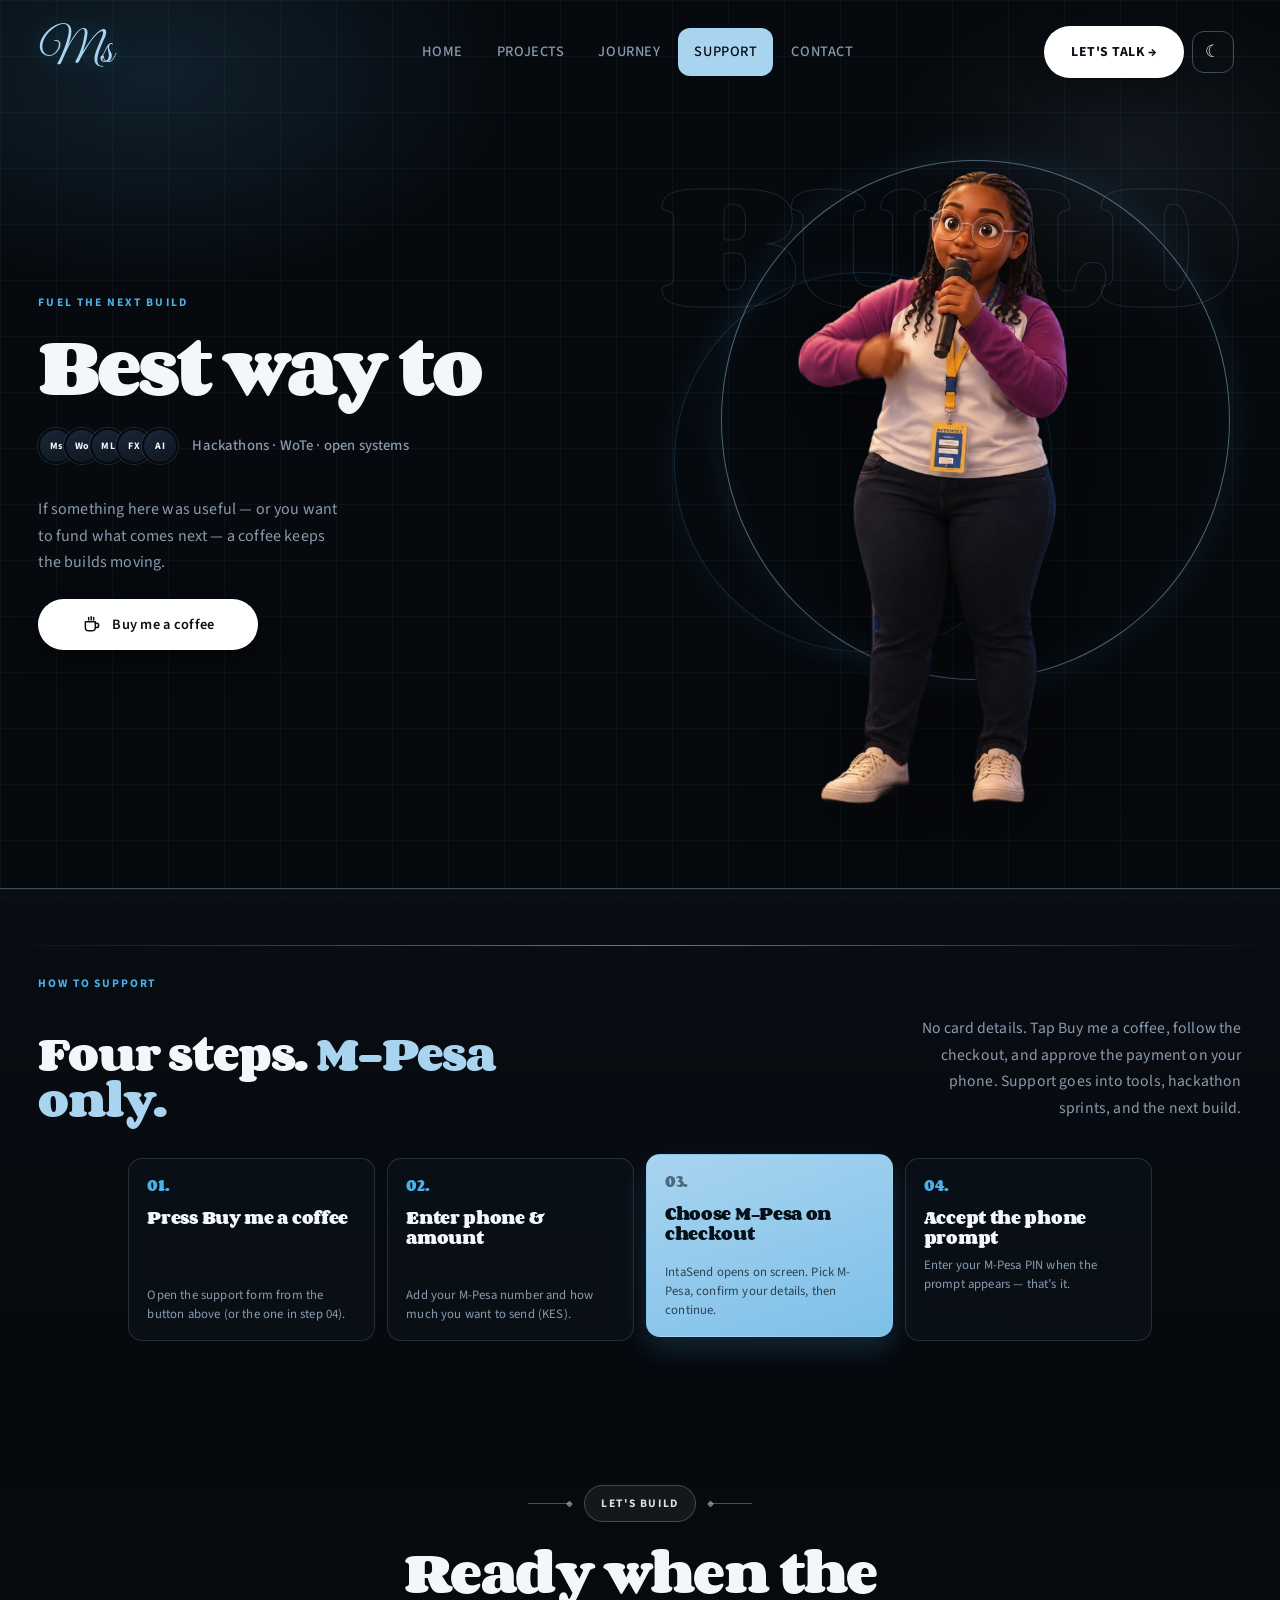
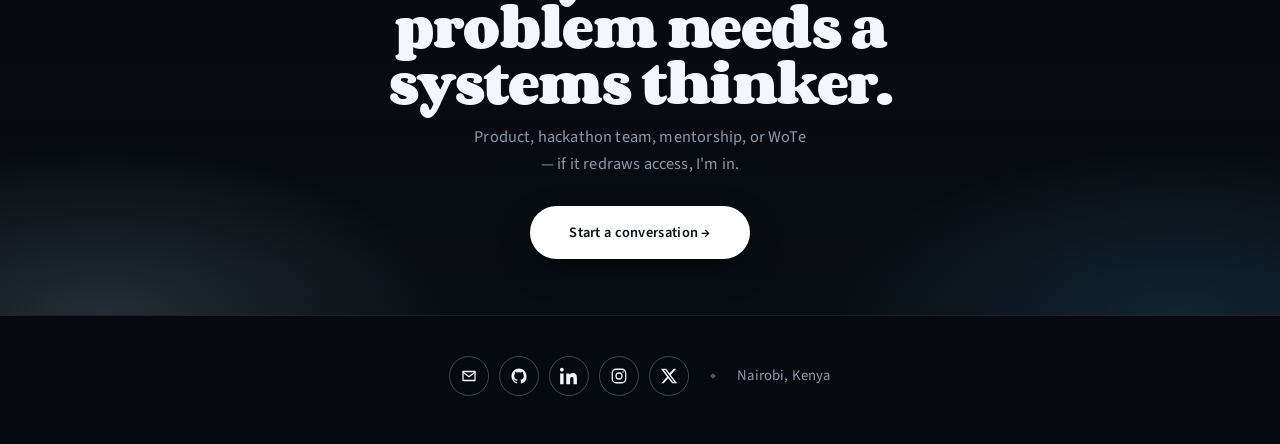
<file: support.html>
<!DOCTYPE html>
<html lang="en">
<head>
<meta charset="UTF-8">
<meta name="viewport" content="width=device-width, initial-scale=1.0">
<title>Support MsWanjiku — Buy a Coffee via M-Pesa</title>
<meta name="description" content="Support MsWanjiku (Blessings) and fund the next systems build. Send a coffee via M-Pesa through IntaSend to back tools, hackathons, and community work.">
<meta name="author" content="Blessings (MsWanjiku)">
<meta name="robots" content="index, follow, max-image-preview:large">
<meta name="theme-color" content="#06090D">
<link rel="canonical" href="https://mswanjiku.live/support.html">
<link rel="icon" href="favicon.svg" type="image/svg+xml">
<meta property="og:type" content="website">
<meta property="og:site_name" content="MsWanjiku">
<meta property="og:locale" content="en_KE">
<meta property="og:title" content="Support MsWanjiku — Buy a Coffee via M-Pesa">
<meta property="og:description" content="Support MsWanjiku (Blessings) and fund the next systems build. Send a coffee via M-Pesa through IntaSend to back tools, hackathons, and community work.">
<meta property="og:url" content="https://mswanjiku.live/support.html">
<meta property="og:image" content="https://mswanjiku.live/images/portrait-hero.png">
<meta property="og:image:alt" content="MsWanjiku (Blessings) — systems builder">
<meta name="twitter:card" content="summary_large_image">
<meta name="twitter:title" content="Support MsWanjiku — Buy a Coffee via M-Pesa">
<meta name="twitter:description" content="Support MsWanjiku (Blessings) and fund the next systems build. Send a coffee via M-Pesa through IntaSend to back tools, hackathons, and community work.">
<meta name="twitter:image" content="https://mswanjiku.live/images/portrait-hero.png">
<meta name="twitter:creator" content="@mswanjiku">
<meta name="keywords" content="MsWanjiku, Blessings, Blessings Wanjiku, Nairobi developer, systems builder, Kenya AI, fintech Kenya, WoTe, women in tech">
<script type="application/ld+json">
{
  "@context": "https://schema.org",
  "@type": "Person",
  "@id": "https://mswanjiku.live/#mswanjiku",
  "name": "Blessings",
  "alternateName": [
    "MsWanjiku",
    "Ms Wanjiku",
    "Blessings Wanjiku"
  ],
  "url": "https://mswanjiku.live/",
  "image": "https://mswanjiku.live/images/portrait-hero.png",
  "jobTitle": [
    "Systems Builder",
    "Developer",
    "Product Thinker"
  ],
  "description": "Nairobi-based systems builder who designs and ships AI, fintech, health, and community infrastructure for people overlooked by formal systems. Founder of WoTe.",
  "email": "mailto:blessingswanjiku15@gmail.com",
  "address": {
    "@type": "PostalAddress",
    "addressLocality": "Nairobi",
    "addressCountry": "KE"
  },
  "nationality": "Kenyan",
  "knowsAbout": [
    "Machine learning",
    "Artificial intelligence",
    "Fintech",
    "Health systems",
    "Product design",
    "Community building",
    "Women in tech",
    "Access and inclusion"
  ],
  "sameAs": [
    "https://github.com/Nosh-thee-techy",
    "https://www.linkedin.com/in/mswanjiku",
    "https://www.instagram.com/mswanjiku",
    "https://x.com/mswanjiku"
  ],
  "founder": {
    "@type": "Organization",
    "name": "WoTe",
    "description": "Women-in-tech community focused on access, community, and representation."
  }
}
</script>
<script>
(function () {
  try {
    var t = localStorage.getItem('theme');
    if (t === 'light' || t === 'dark') document.documentElement.setAttribute('data-theme', t);
  } catch (e) {}
})();
</script>
<link rel="stylesheet" href="styles.css">
</head>
<body class="page-support">

<div class="nav-wrap">
  <nav class="nav">
    <a href="index.html" class="nav-logo" aria-label="Ms home">
      <span class="nav-logo-ms">Ms</span>
    </a>
    <div class="nav-links">
      <a href="index.html">Home</a>
      <a href="projects.html">Projects</a>
      <a href="journey.html">Journey</a>
      <a href="support.html">Support</a>
      <a href="contact.html">Contact</a>
    </div>
    <div class="nav-end">
      <a href="contact.html" class="nav-cta">Let's talk &rarr;</a>
      <button class="theme-toggle" type="button" aria-label="Toggle light mode" title="Toggle theme">
        <span class="theme-toggle-sun" aria-hidden="true">&#9728;</span>
        <span class="theme-toggle-moon" aria-hidden="true">&#9790;</span>
      </button>
      <button class="nav-toggle" aria-label="Toggle menu">&#9776;</button>
    </div>
  </nav>
</div>

<main>
  <section class="sp-hero" aria-label="Support">
    <div class="sp-hero-copy">
      <span class="sp-kicker">Fuel the next build</span>
      <h1 class="sp-title" data-typewriter-root aria-label="Best way to back the work that redraws access.">
        <span data-typewriter data-text="Best way to "></span><em data-typewriter data-text="back the work"></em><span data-typewriter data-text=" that redraws access."></span>
      </h1>

      <div class="sp-proof">
        <div class="sp-avatars" aria-hidden="true">
          <span>Ms</span>
          <span>Wo</span>
          <span>ML</span>
          <span>FX</span>
          <span>AI</span>
        </div>
        <p>Hackathons · WoTe · open systems</p>
      </div>

      <p class="sp-lead">If something here was useful — or you want to fund what comes next — a coffee keeps the builds moving.</p>
      <button type="button" class="btn btn-primary sp-coffee-btn" id="coffee-open">
        <svg class="sp-coffee-icon" viewBox="0 0 24 24" width="20" height="20" aria-hidden="true" fill="none" stroke="currentColor" stroke-width="1.8" stroke-linecap="round" stroke-linejoin="round">
          <path d="M4 8h12v7a4 4 0 0 1-4 4H8a4 4 0 0 1-4-4V8z"/>
          <path d="M16 10h1.5a2.5 2.5 0 0 1 0 5H16"/>
          <path d="M8 3v3M11 2v4M14 3v3"/>
        </svg>
        Buy me a coffee
      </button>
    </div>

    <div class="sp-hero-visual">
      <span class="sp-watermark" aria-hidden="true">BUILD</span>
      <div class="sp-glow-ring" aria-hidden="true"></div>
      <div class="sp-glow-ring sp-glow-ring-b" aria-hidden="true"></div>
      <img
        src="images/support-hero.png"
        alt="Illustrated Blessings speaking on stage with a microphone"
        class="sp-hero-img"
      >
    </div>
  </section>

  <section class="sp-band" aria-labelledby="sp-band-title">
    <div class="sp-band-rule" aria-hidden="true"></div>
    <div class="sp-band-inner">
      <span class="sp-band-label">How to support</span>
      <div class="sp-partner">
        <h2 id="sp-band-title">Four steps. <em>M-Pesa only.</em></h2>
        <p>No card details. Tap Buy me a coffee, follow the checkout, and approve the payment on your phone. Support goes into tools, hackathon sprints, and the next build.</p>
      </div>
      <ol class="sp-steps">
        <li class="sp-card">
          <span class="sp-card-num">01.</span>
          <h3>Press Buy me a coffee</h3>
          <p>Open the support form from the button above (or the one in step 04).</p>
        </li>
        <li class="sp-card">
          <span class="sp-card-num">02.</span>
          <h3>Enter phone &amp; amount</h3>
          <p>Add your M-Pesa number and how much you want to send (KES).</p>
        </li>
        <li class="sp-card is-featured">
          <span class="sp-card-num">03.</span>
          <h3>Choose M-Pesa on checkout</h3>
          <p>IntaSend opens on screen. Pick M-Pesa, confirm your details, then continue.</p>
        </li>
        <li class="sp-card">
          <span class="sp-card-num">04.</span>
          <h3>Accept the phone prompt</h3>
          <p>Enter your M-Pesa PIN when the prompt appears — that’s it.</p>
          <button type="button" class="sp-card-link" id="coffee-open-card">
            <svg class="sp-coffee-icon" viewBox="0 0 24 24" width="16" height="16" aria-hidden="true" fill="none" stroke="currentColor" stroke-width="1.8" stroke-linecap="round" stroke-linejoin="round">
              <path d="M4 8h12v7a4 4 0 0 1-4 4H8a4 4 0 0 1-4-4V8z"/>
              <path d="M16 10h1.5a2.5 2.5 0 0 1 0 5H16"/>
              <path d="M8 3v3M11 2v4M14 3v3"/>
            </svg>
            Start now
          </button>
        </li>
      </ol>
    </div>
  </section>
</main>

<div class="modal-overlay" id="coffee-overlay" aria-hidden="true">
  <div class="modal-box coffee-modal" id="coffee-modal" role="dialog" aria-modal="true" aria-labelledby="coffee-title">
    <button type="button" class="modal-close" id="coffee-close" aria-label="Close">&times;</button>

    <div class="coffee-step" id="coffee-step-form">
      <span class="section-label">Support</span>
      <h2 id="coffee-title">Buy me a coffee</h2>
      <p class="coffee-lead">1) Enter phone &amp; amount &rarr; 2) IntaSend opens &rarr; 3) Choose M-Pesa &rarr; 4) Accept the prompt on your phone. No card details.</p>
      <form class="coffee-form" id="coffee-form">
        <label class="coffee-field">
          <span>Phone number</span>
          <input
            type="tel"
            name="phone"
            id="coffee-phone"
            inputmode="tel"
            autocomplete="tel"
            placeholder="07XX XXX XXX"
            required
          >
        </label>
        <label class="coffee-field">
          <span>Amount (KES)</span>
          <input
            type="number"
            name="amount"
            id="coffee-amount"
            inputmode="numeric"
            min="10"
            step="1"
            placeholder="100"
            required
          >
        </label>
        <div class="coffee-presets" aria-label="Quick amounts">
          <button type="button" class="coffee-preset" data-amount="50">50</button>
          <button type="button" class="coffee-preset" data-amount="100">100</button>
          <button type="button" class="coffee-preset" data-amount="250">250</button>
          <button type="button" class="coffee-preset" data-amount="500">500</button>
        </div>
        <p class="coffee-error" id="coffee-error" hidden></p>
        <button type="submit" class="btn btn-primary coffee-submit" id="coffee-submit">
          <svg class="sp-coffee-icon" viewBox="0 0 24 24" width="18" height="18" aria-hidden="true" fill="none" stroke="currentColor" stroke-width="1.8" stroke-linecap="round" stroke-linejoin="round">
            <path d="M4 8h12v7a4 4 0 0 1-4 4H8a4 4 0 0 1-4-4V8z"/>
            <path d="M16 10h1.5a2.5 2.5 0 0 1 0 5H16"/>
            <path d="M8 3v3M11 2v4M14 3v3"/>
          </svg>
          Pay with M-Pesa
        </button>
      </form>
    </div>

    <div class="coffee-step" id="coffee-step-prompt" hidden>
      <span class="section-label">Payment</span>
      <h2 id="coffee-thanks-title">Thanks for the coffee</h2>
      <p class="coffee-lead" id="coffee-prompt-text">Your payment went through. Appreciate you fueling the next build.</p>
      <div class="coffee-receipt" id="coffee-receipt"></div>
      <button type="button" class="btn btn-ghost" id="coffee-done">Done</button>
    </div>
  </div>
</div>

<section class="site-cta">
  <div class="site-cta-inner">
    <div class="site-cta-badge-wrap">
      <span class="site-cta-line" aria-hidden="true"></span>
      <span class="site-cta-badge">Let's build</span>
      <span class="site-cta-line" aria-hidden="true"></span>
    </div>
    <h2>Ready when the problem needs a systems thinker.</h2>
    <p>Product, hackathon team, mentorship, or WoTe &mdash; if it redraws access, I'm in.</p>
    <a href="mailto:blessingswanjiku15@gmail.com" class="btn btn-primary">Start a conversation &rarr;</a>
  </div>
</section>

<footer class="site-footer">
  <div class="site-footer-contacts">
    <div class="site-socials" aria-label="Social links">
      <a href="mailto:blessingswanjiku15@gmail.com" class="site-social" aria-label="Email">
        <svg viewBox="0 0 24 24" aria-hidden="true" fill="none" stroke="currentColor" stroke-width="1.7" stroke-linecap="round" stroke-linejoin="round"><path d="M4 6h16v12H4z"/><path d="m4 7 8 6 8-6"/></svg>
      </a>
      <a href="https://github.com/Nosh-thee-techy" class="site-social" target="_blank" rel="noopener" aria-label="GitHub">
        <svg viewBox="0 0 24 24" aria-hidden="true" fill="currentColor"><path d="M12 2C6.48 2 2 6.58 2 12.26c0 4.52 2.87 8.35 6.84 9.7.5.1.68-.22.68-.48 0-.24-.01-.87-.01-1.7-2.78.62-3.37-1.37-3.37-1.37-.45-1.18-1.11-1.5-1.11-1.5-.91-.64.07-.63.07-.63 1 .07 1.53 1.06 1.53 1.06.89 1.57 2.34 1.12 2.91.86.09-.66.35-1.12.63-1.38-2.22-.26-4.56-1.14-4.56-5.07 0-1.12.39-2.03 1.03-2.75-.1-.26-.45-1.3.1-2.7 0 0 .84-.27 2.75 1.05A9.3 9.3 0 0 1 12 7.1c.85 0 1.71.12 2.51.35 1.91-1.32 2.75-1.05 2.75-1.05.55 1.4.2 2.44.1 2.7.64.72 1.03 1.63 1.03 2.75 0 3.94-2.34 4.8-4.57 5.06.36.32.68.94.68 1.9 0 1.38-.01 2.49-.01 2.83 0 .26.18.58.69.48A10.04 10.04 0 0 0 22 12.26C22 6.58 17.52 2 12 2z"/></svg>
      </a>
      <a href="https://www.linkedin.com/in/mswanjiku" class="site-social" target="_blank" rel="noopener" aria-label="LinkedIn">
        <svg viewBox="0 0 24 24" aria-hidden="true" fill="currentColor"><path d="M4.98 3.5C4.98 4.88 3.88 6 2.5 6S.02 4.88.02 3.5C.02 2.12 1.13 1 2.5 1s2.48 1.12 2.48 2.5zM.22 8.5h4.56V23H.22V8.5zM8.34 8.5h4.37v1.98h.06c.61-1.15 2.1-2.36 4.32-2.36 4.62 0 5.47 3.04 5.47 6.99V23h-4.56v-6.2c0-1.48-.03-3.38-2.06-3.38-2.06 0-2.38 1.61-2.38 3.27V23H8.34V8.5z"/></svg>
      </a>
      <a href="https://www.instagram.com/mswanjiku" class="site-social" target="_blank" rel="noopener" aria-label="Instagram">
        <svg viewBox="0 0 24 24" aria-hidden="true" fill="none" stroke="currentColor" stroke-width="1.7" stroke-linecap="round" stroke-linejoin="round"><rect x="3" y="3" width="18" height="18" rx="5"/><circle cx="12" cy="12" r="4"/><circle cx="17.5" cy="6.5" r="1" fill="currentColor" stroke="none"/></svg>
      </a>
      <a href="https://x.com/mswanjiku" class="site-social" target="_blank" rel="noopener" aria-label="X">
        <svg viewBox="0 0 24 24" aria-hidden="true" fill="currentColor"><path d="M18.244 2.25h3.308l-7.227 8.26 8.502 11.24H16.17l-5.214-6.817L4.99 21.75H1.68l7.73-8.835L1.254 2.25H8.08l4.713 6.231zm-1.161 17.52h1.833L7.084 4.126H5.117z"/></svg>
      </a>
    </div>
    <span class="site-footer-sep" aria-hidden="true"></span>
    <span>Nairobi, Kenya</span>
  </div>
</footer>

<script src="intasend-config.js"></script>
<script src="main.js"></script>
<script>
(function () {
  var overlay = document.getElementById('coffee-overlay');
  var openBtn = document.getElementById('coffee-open');
  var openCard = document.getElementById('coffee-open-card');
  var closeBtn = document.getElementById('coffee-close');
  var doneBtn = document.getElementById('coffee-done');
  var form = document.getElementById('coffee-form');
  var phoneInput = document.getElementById('coffee-phone');
  var amountInput = document.getElementById('coffee-amount');
  var errorEl = document.getElementById('coffee-error');
  var stepForm = document.getElementById('coffee-step-form');
  var stepPrompt = document.getElementById('coffee-step-prompt');
  var promptText = document.getElementById('coffee-prompt-text');
  var thanksTitle = document.getElementById('coffee-thanks-title');
  var receipt = document.getElementById('coffee-receipt');
  var submitBtn = document.getElementById('coffee-submit');
  if (!overlay || !openBtn || !form) return;

  var cfg = window.INTASEND_CONFIG || {};
  var publicKey = String(cfg.publicKey || '').trim();
  var isConfigured = publicKey.indexOf('ISPubKey_') === 0 && publicKey.indexOf('REPLACE_ME') === -1;
  var checkoutBase = cfg.live
    ? 'https://payment.intasend.com/api/v1/checkout/'
    : 'https://sandbox.intasend.com/api/v1/checkout/';

  var coffeeBtnHtml =
    '<svg class="sp-coffee-icon" viewBox="0 0 24 24" width="18" height="18" aria-hidden="true" fill="none" stroke="currentColor" stroke-width="1.8" stroke-linecap="round" stroke-linejoin="round">' +
    '<path d="M4 8h12v7a4 4 0 0 1-4 4H8a4 4 0 0 1-4-4V8z"/>' +
    '<path d="M16 10h1.5a2.5 2.5 0 0 1 0 5H16"/>' +
    '<path d="M8 3v3M11 2v4M14 3v3"/>' +
    '</svg> Pay with M-Pesa';

  function normalizePhone(raw) {
    var digits = String(raw || '').replace(/\D/g, '');
    if (digits.indexOf('254') === 0 && digits.length >= 12) return digits.slice(0, 12);
    if (digits.indexOf('0') === 0 && digits.length >= 10) return '254' + digits.slice(1, 10);
    if (digits.length === 9) return '254' + digits;
    return digits;
  }

  function formatDisplayPhone(msisdn) {
    if (!msisdn || msisdn.length < 12) return msisdn;
    return '0' + msisdn.slice(3, 6) + ' ' + msisdn.slice(6, 9) + ' ' + msisdn.slice(9, 12);
  }

  function showError(msg) {
    if (!errorEl) return;
    errorEl.hidden = !msg;
    errorEl.textContent = msg || '';
  }

  function setPaying(on) {
    if (!submitBtn) return;
    submitBtn.disabled = !!on;
    if (on) submitBtn.textContent = 'Opening M-Pesa…';
    else submitBtn.innerHTML = coffeeBtnHtml;
  }

  function openModal() {
    overlay.classList.add('open');
    overlay.setAttribute('aria-hidden', 'false');
    document.body.style.overflow = 'hidden';
    stepForm.hidden = false;
    stepPrompt.hidden = true;
    showError('');
    setPaying(false);
    form.reset();
    setTimeout(function () { phoneInput && phoneInput.focus(); }, 80);
  }

  function closeModal() {
    overlay.classList.remove('open');
    overlay.setAttribute('aria-hidden', 'true');
    document.body.style.overflow = '';
    setPaying(false);
  }

  function showWaiting(phone, amount) {
    var display = formatDisplayPhone(phone);
    var kes = Number(amount).toLocaleString('en-KE');
    if (thanksTitle) thanksTitle.textContent = 'Check your phone';
    promptText.textContent =
      'M-Pesa checkout opened for KES ' + kes + ' (' + display +
      '). Approve the prompt on your phone to finish.';
    receipt.innerHTML =
      '<div><span>Number</span><strong>' + display + '</strong></div>' +
      '<div><span>Amount</span><strong>KES ' + kes + '</strong></div>' +
      '<div><span>Method</span><strong>M-Pesa only</strong></div>';
    stepForm.hidden = true;
    stepPrompt.hidden = false;
    setPaying(false);
  }

  function showThanksFromReturn() {
    if (thanksTitle) thanksTitle.textContent = 'Thanks for the coffee';
    promptText.textContent = 'If you completed M-Pesa, appreciate you fueling the next build.';
    receipt.innerHTML = '<div><span>Status</span><strong>Returned from checkout</strong></div>';
    stepForm.hidden = true;
    stepPrompt.hidden = false;
    overlay.classList.add('open');
    overlay.setAttribute('aria-hidden', 'false');
    document.body.style.overflow = 'hidden';
    if (window.history && window.history.replaceState) {
      window.history.replaceState(null, '', window.location.pathname + window.location.search);
    }
  }

  if (window.location.hash === '#coffee-thanks') {
    showThanksFromReturn();
  }

  openBtn.addEventListener('click', openModal);
  openCard && openCard.addEventListener('click', openModal);
  closeBtn && closeBtn.addEventListener('click', closeModal);
  doneBtn && doneBtn.addEventListener('click', closeModal);
  overlay.addEventListener('click', function (e) {
    if (e.target === overlay) closeModal();
  });
  document.addEventListener('keydown', function (e) {
    if (e.key === 'Escape' && overlay.classList.contains('open')) closeModal();
  });

  document.querySelectorAll('.coffee-preset').forEach(function (btn) {
    btn.addEventListener('click', function () {
      amountInput.value = btn.getAttribute('data-amount') || '';
      amountInput.focus();
    });
  });

  form.addEventListener('submit', function (e) {
    e.preventDefault();
    showError('');

    if (!isConfigured) {
      showError('Add your IntaSend publishable key in intasend-config.js (ISPubKey_…).');
      return;
    }

    var phone = normalizePhone(phoneInput.value);
    var amount = Number(amountInput.value);

    if (!/^2547\d{8}$/.test(phone) && !/^2541\d{8}$/.test(phone)) {
      showError('Enter a valid Kenyan mobile number (e.g. 07XX XXX XXX).');
      phoneInput.focus();
      return;
    }
    if (!amount || amount < 10) {
      showError('Enter an amount of at least KES 10.');
      amountInput.focus();
      return;
    }

    setPaying(true);

    var redirect =
      window.location.origin + window.location.pathname.replace(/\\/g, '/') + '#coffee-thanks';
    // file:// pages have no useful origin — fall back to pathname only
    if (window.location.protocol === 'file:') {
      redirect = window.location.href.split('#')[0] + '#coffee-thanks';
    }

    var payload = {
      public_key: publicKey,
      amount: amount,
      currency: 'KES',
      method: 'M-PESA',
      phone_number: phone,
      country: 'KE',
      api_ref: 'coffee-' + Date.now(),
      comment: 'Buy me a coffee — MsWanjiku',
      host: window.location.origin || 'https://mswanjiku.live',
      redirect_url: redirect
    };

    fetch(checkoutBase, {
      method: 'POST',
      headers: { 'Content-Type': 'application/json', Accept: 'application/json' },
      body: JSON.stringify(payload)
    })
      .then(function (res) {
        return res.json().then(function (data) {
          return { ok: res.ok, status: res.status, data: data };
        });
      })
      .then(function (result) {
        var url = result.data && (result.data.url || result.data.checkout_url);
        if (!result.ok || !url) {
          var msg =
            (result.data && (result.data.detail || result.data.message || result.data.error)) ||
            'Could not start M-Pesa checkout. Check your IntaSend key and try again.';
          if (typeof msg !== 'string') msg = JSON.stringify(msg);
          showError(msg);
          setPaying(false);
          return;
        }
        showWaiting(phone, amount);
        window.location.href = url;
      })
      .catch(function () {
        showError('Network error starting checkout. Try again.');
        setPaying(false);
      });
  });
})();
</script>
</body>
</html>
</file>
<file: styles.css>
/* =========================================================
   STYLES.CSS — dark luxe portfolio, ice-blue accents
   Inspired structure: editorial hero, TOC, project cards,
   sticky scroll icon that morphs per section
   ========================================================= */

@import url('https://fonts.googleapis.com/css2?family=Corben:wght@400;700&family=Great+Vibes&family=Source+Sans+3:ital,wght@0,300;0,400;0,500;0,600;0,700;1,400&display=swap');

:root {
  --bg:          #06090D;
  --bg-2:        #0C121A;
  --bg-3:        #141C27;
  --ink:         #F3F7FB;
  --muted:       #8A9BB0;
  --ice:         #A8D4F0;
  --azure:       #4EB0E8;
  --azure-deep:  #1C84C4;
  --line:        rgba(168, 212, 240, 0.16);
  --line-strong: rgba(168, 212, 240, 0.32);
  --glow:        rgba(78, 176, 232, 0.22);

  --font-display: 'Corben', Georgia, serif;
  --font-script: 'Great Vibes', cursive;
  --font-serif: 'Corben', Georgia, serif;
  --font-body: 'Source Sans 3', 'Segoe UI', sans-serif;

  --max-w: min(1680px, 100%);
  --page-gutter: clamp(20px, 3vw, 40px);
  --nav-h: 84px;
  --surface: rgba(12, 18, 26, 0.85);
  --shadow: rgba(0, 0, 0, 0.45);
  --hero-wash: rgba(78, 176, 232, 0.12);
  --hero-wash-2: rgba(168, 212, 240, 0.08);
}

html[data-theme="light"] {
  --bg:          #EAF3FA;
  --bg-2:        #F7FBFE;
  --bg-3:        #D9E8F4;
  --ink:         #0C1824;
  --muted:       #4F667C;
  --ice:         #1E7EB8;
  --azure:       #1780C4;
  --azure-deep:  #0F5F96;
  --line:        rgba(15, 95, 150, 0.14);
  --line-strong: rgba(15, 95, 150, 0.28);
  --glow:        rgba(23, 128, 196, 0.16);
  --surface:     rgba(247, 251, 254, 0.92);
  --shadow:      rgba(12, 40, 70, 0.12);
  --hero-wash:   rgba(78, 176, 232, 0.22);
  --hero-wash-2: rgba(30, 126, 184, 0.1);
  color-scheme: light;
}

* { box-sizing: border-box; margin: 0; padding: 0; }

html { scroll-behavior: smooth; color-scheme: dark; }

body {
  background: var(--bg);
  color: var(--ink);
  font-family: var(--font-body);
  font-weight: 400;
  font-size: 1.05rem;
  letter-spacing: 0.01em;
  line-height: 1.65;
  min-height: 100vh;
  overflow-x: hidden;
  transition: background 0.35s ease, color 0.35s ease;
  -webkit-font-smoothing: antialiased;
  text-rendering: optimizeLegibility;
}

body::before {
  content: '';
  position: fixed;
  inset: 0;
  pointer-events: none;
  z-index: 0;
  background:
    radial-gradient(ellipse 800px 500px at 15% 0%, var(--hero-wash), transparent 55%),
    radial-gradient(ellipse 600px 400px at 90% 20%, var(--hero-wash-2), transparent 50%);
}

@media (prefers-reduced-motion: reduce) {
  * { animation-duration: 0.01ms !important; transition-duration: 0.01ms !important; }
}

a { color: inherit; text-decoration: none; }
img { max-width: 100%; display: block; }
button { font-family: inherit; }

/* ---------- NAV (not sticky) ---------- */
.nav-wrap {
  position: relative;
  z-index: 100;
  padding: 10px var(--page-gutter) 4px;
  display: flex;
  justify-content: center;
}

.nav {
  position: relative;
  width: 100%;
  max-width: var(--max-w);
  height: var(--nav-h);
  display: grid;
  grid-template-columns: 1fr auto 1fr;
  align-items: center;
  column-gap: 16px;
  padding: 0 8px 0 4px;
  background: transparent;
  border: none;
}

.nav-logo {
  display: inline-flex;
  align-items: center;
  justify-content: center;
  justify-self: start;
  width: 68px;
  height: 68px;
  text-decoration: none;
  color: inherit;
}

.nav-logo-ms {
  font-family: var(--font-script);
  font-weight: 400;
  font-size: 2.85rem;
  line-height: 1;
  color: var(--ice);
  text-shadow: 0 0 24px rgba(78, 176, 232, 0.35);
  transition: color 0.2s ease, transform 0.2s ease;
}

.nav-logo:hover .nav-logo-ms {
  color: var(--ink);
  transform: scale(1.06);
}

.nav-links {
  display: flex;
  align-items: center;
  justify-content: center;
  justify-self: center;
  gap: 2px;
  grid-column: 2;
}

.nav-end {
  display: flex;
  align-items: center;
  justify-content: flex-end;
  justify-self: end;
  gap: 8px;
  grid-column: 3;
}

.nav-links a {
  font-family: var(--font-body);
  font-size: 0.9rem;
  font-weight: 500;
  letter-spacing: 0.04em;
  text-transform: uppercase;
  color: var(--muted);
  padding: 12px 16px;
  border-radius: 12px;
  transition: color 0.25s ease, background 0.25s ease;
}

.nav-links a:hover { color: var(--ink); }
.nav-links a.active {
  color: var(--bg);
  background: var(--ice);
}

.nav-cta {
  margin: 0;
  display: inline-flex;
  align-items: center;
  gap: 8px;
  padding: 14px 26px;
  border-radius: 999px;
  background: #fff;
  color: #0A1018;
  font-size: 0.86rem;
  font-weight: 700;
  letter-spacing: 0.04em;
  text-transform: uppercase;
  border: 1px solid rgba(255, 255, 255, 0.2);
  box-shadow: 0 10px 28px rgba(0, 0, 0, 0.22);
  transition: transform 0.2s ease, background 0.2s ease, box-shadow 0.2s ease;
}

.nav-cta:hover {
  transform: translateY(-1px);
  background: #F3F7FB;
  box-shadow: 0 14px 32px rgba(0, 0, 0, 0.28);
}

.theme-toggle {
  display: inline-flex;
  align-items: center;
  justify-content: center;
  width: 42px;
  height: 42px;
  margin: 0;
  border-radius: 12px;
  background: transparent;
  border: 1px solid var(--line-strong);
  color: var(--ink);
  font-size: 1.05rem;
  cursor: pointer;
  transition: background 0.2s ease, border-color 0.2s ease, transform 0.2s ease;
}

.theme-toggle:hover {
  background: var(--bg-3);
  transform: translateY(-1px);
}

.theme-toggle-sun { display: none; }
.theme-toggle-moon { display: inline; }
html[data-theme="light"] .theme-toggle-sun { display: inline; }
html[data-theme="light"] .theme-toggle-moon { display: none; }

.nav-toggle {
  display: none;
  width: 42px;
  height: 42px;
  margin: 0;
  border-radius: 12px;
  background: transparent;
  border: 1px solid var(--line-strong);
  color: var(--ink);
  font-size: 1.15rem;
  cursor: pointer;
  align-items: center;
  justify-content: center;
}

/* ---------- STICKY SCROLL ICON ---------- */
.scroll-icon {
  position: fixed;
  right: 12px;
  top: 50%;
  transform: translateY(-50%);
  z-index: 90;
  width: 72px;
  height: 72px;
  border-radius: 22px;
  background: var(--surface);
  border: 1px solid var(--line-strong);
  box-shadow: 0 12px 40px var(--shadow), 0 0 40px var(--glow);
  display: flex;
  align-items: center;
  justify-content: center;
  color: var(--ice);
  pointer-events: none;
  transition: border-color 0.35s ease, box-shadow 0.35s ease;
}

.scroll-icon svg {
  width: 30px;
  height: 30px;
  stroke: currentColor;
  fill: none;
  stroke-width: 1.6;
  stroke-linecap: round;
  stroke-linejoin: round;
  opacity: 0;
  position: absolute;
  transform: scale(0.85);
  transition: opacity 0.35s ease, transform 0.35s ease;
}

.scroll-icon svg.is-active {
  opacity: 1;
  transform: scale(1);
}

.scroll-icon-label {
  position: absolute;
  bottom: -28px;
  font-size: 0.65rem;
  letter-spacing: 0.18em;
  text-transform: uppercase;
  color: var(--muted);
  white-space: nowrap;
  transition: color 0.3s ease;
}

/* ---------- MAIN ---------- */
main {
  position: relative;
  z-index: 1;
  padding-top: 12px;
}

section.content,
.section-pad {
  max-width: var(--max-w);
  margin: 0 auto;
  padding: 72px var(--page-gutter);
}

.section-head {
  display: flex;
  align-items: end;
  justify-content: space-between;
  gap: 24px;
  margin-bottom: 40px;
  flex-wrap: wrap;
}

.section-label {
  font-size: 0.7rem;
  letter-spacing: 0.22em;
  text-transform: uppercase;
  font-weight: 600;
  color: var(--azure);
  margin-bottom: 12px;
  display: block;
}

.section-title {
  font-family: var(--font-display);
  font-weight: 700;
  font-size: clamp(1.9rem, 4vw, 2.8rem);
  letter-spacing: -0.035em;
  line-height: 1.08;
  max-width: 640px;
}

.section-sub {
  color: var(--muted);
  font-size: 1.05rem;
  max-width: 540px;
  margin-bottom: 40px;
  line-height: 1.7;
}

.link-arrow {
  font-size: 0.8rem;
  font-weight: 600;
  letter-spacing: 0.12em;
  text-transform: uppercase;
  color: var(--ice);
  display: inline-flex;
  align-items: center;
  gap: 8px;
  border-bottom: 1px solid transparent;
  padding-bottom: 2px;
  transition: border-color 0.2s ease;
}

.link-arrow:hover { border-color: var(--ice); }

/* ---------- HERO (split: copy + portrait) ---------- */
#hero {
  position: relative;
  max-width: var(--max-w);
  margin: 0 auto;
  padding: 8px var(--page-gutter) 28px;
  min-height: 0;
  display: grid;
  grid-template-columns: minmax(0, 1fr) minmax(320px, 1.05fr);
  gap: clamp(16px, 2.5vw, 32px);
  align-items: start;
}

.hero-copy {
  position: relative;
  z-index: 3;
  max-width: 36rem;
  margin-right: 0;
  padding-top: 4px;
  padding-bottom: 0;
  opacity: 0;
  animation: fadeUp 0.9s ease forwards 0.15s;
}

.hero-kicker {
  font-size: clamp(0.95rem, 1.4vw, 1.15rem);
  font-weight: 600;
  letter-spacing: 0.16em;
  text-transform: uppercase;
  color: var(--ice);
  margin-bottom: 14px;
  position: relative;
  z-index: 4;
}

.hero-display {
  font-family: var(--font-display);
  font-weight: 700;
  line-height: 0.95;
  letter-spacing: -0.045em;
  text-transform: uppercase;
  color: #F2ECE4;
  margin-bottom: 18px;
  max-width: 18ch;
  position: relative;
  z-index: 3;
}

.hero-display-lead {
  display: block;
  font-size: clamp(2.4rem, 5.4vw, 4rem);
  min-height: 1.05em;
}

.hero-display-sub {
  display: block;
  font-size: clamp(1.85rem, 4vw, 2.9rem);
  letter-spacing: -0.04em;
  opacity: 0.92;
  min-height: 1.05em;
}

[data-typewriter].is-typing::after {
  content: "";
  display: inline-block;
  width: 0.085em;
  height: 0.82em;
  margin-left: 0.1em;
  background: var(--ice);
  vertical-align: -0.04em;
  animation: heroCaret 0.85s steps(1, end) infinite;
}

.journey-hero-word[data-typewriter].is-typing::after {
  width: 0.06em;
  height: 0.72em;
  box-shadow: 0 0 12px rgba(78, 176, 232, 0.55);
}

@keyframes heroCaret {
  0%, 45% { opacity: 1; }
  50%, 100% { opacity: 0; }
}

@media (prefers-reduced-motion: reduce) {
  [data-typewriter].is-typing::after {
    animation: none;
    opacity: 0;
  }
}

.hero-blurb {
  font-family: var(--font-body);
  font-weight: 400;
  color: var(--muted);
  font-size: clamp(1rem, 1.2vw, 1.08rem);
  line-height: 1.65;
  max-width: min(52ch, 100%);
  margin-bottom: 24px;
  position: relative;
  z-index: 4;
  text-wrap: pretty;
}

.hero-actions {
  display: flex;
  flex-wrap: wrap;
  align-items: center;
  gap: 18px;
  position: relative;
  z-index: 4;
}

.btn-text-link {
  display: inline-flex;
  align-items: center;
  gap: 8px;
  font-size: 0.74rem;
  font-weight: 600;
  letter-spacing: 0.12em;
  text-transform: uppercase;
  color: rgba(243, 247, 251, 0.88);
  padding: 12px 20px;
  border-radius: 999px;
  border: 1px solid rgba(243, 247, 251, 0.22);
  background: rgba(255, 255, 255, 0.06);
  backdrop-filter: blur(10px);
  box-shadow: 0 0 0 1px rgba(255, 255, 255, 0.04) inset;
  transition: color 0.2s ease, border-color 0.2s ease, background 0.2s ease, transform 0.2s ease;
}

.btn-text-link:hover {
  color: #fff;
  border-color: rgba(243, 247, 251, 0.4);
  background: rgba(255, 255, 255, 0.1);
  transform: translateY(-1px);
}

.hero-media {
  position: relative;
  z-index: 1;
  width: 100%;
  max-width: min(520px, 46vw);
  margin-left: auto;
  margin-right: 12px;
  justify-self: end;
  display: flex;
  align-items: flex-start;
  justify-content: center;
  opacity: 0;
  animation: fadeUp 1s ease forwards 0.3s;
}

.hero-carousel {
  width: 100%;
  display: flex;
  flex-direction: column;
  gap: 14px;
}

.hero-carousel-frame {
  position: relative;
  width: 100%;
  aspect-ratio: 4 / 5;
  max-height: min(62vh, 560px);
  border-radius: 28px;
  overflow: hidden;
  background: var(--bg-3);
  box-shadow: 0 28px 56px rgba(0, 0, 0, 0.42);
}

.hero-carousel-slide {
  position: absolute;
  inset: 0;
  opacity: 0;
  visibility: hidden;
  transition: opacity 0.75s ease, visibility 0.75s ease;
  pointer-events: none;
}

.hero-carousel-slide.is-active {
  opacity: 1;
  visibility: visible;
  z-index: 1;
  pointer-events: auto;
}

.hero-carousel-blur {
  position: absolute;
  inset: -14%;
  width: 128%;
  height: 128%;
  object-fit: cover;
  object-position: var(--pos, center center);
  filter: blur(18px) saturate(1.08) brightness(0.78);
  transform: scale(1.08);
  pointer-events: none;
}

.hero-carousel-photo {
  position: relative;
  z-index: 1;
  width: 100%;
  height: 100%;
  object-fit: cover;
  object-position: var(--pos, center center);
  display: block;
  /* Soft edge so the sharp subject sits over the blurred field */
  -webkit-mask-image: radial-gradient(ellipse 92% 88% at 50% 46%, #000 52%, rgba(0, 0, 0, 0.72) 72%, transparent 100%);
  mask-image: radial-gradient(ellipse 92% 88% at 50% 46%, #000 52%, rgba(0, 0, 0, 0.72) 72%, transparent 100%);
}

.hero-carousel-frame::after {
  content: "";
  position: absolute;
  inset: 0;
  z-index: 2;
  pointer-events: none;
  background:
    linear-gradient(180deg, rgba(6, 10, 16, 0.08) 0%, transparent 28%, transparent 68%, rgba(6, 10, 16, 0.28) 100%),
    radial-gradient(ellipse 80% 70% at 50% 45%, transparent 40%, rgba(6, 10, 16, 0.22) 100%);
}

.hero-carousel-bar {
  display: flex;
  align-items: center;
  justify-content: center;
  gap: 12px;
}

.hero-carousel-btn {
  width: 38px;
  height: 38px;
  border-radius: 999px;
  border: 1px solid rgba(243, 247, 251, 0.2);
  background: rgba(255, 255, 255, 0.06);
  color: rgba(243, 247, 251, 0.9);
  display: inline-flex;
  align-items: center;
  justify-content: center;
  cursor: pointer;
  transition: background 0.2s ease, border-color 0.2s ease, transform 0.2s ease;
}

.hero-carousel-btn:hover {
  background: rgba(255, 255, 255, 0.12);
  border-color: rgba(243, 247, 251, 0.38);
  transform: translateY(-1px);
}

.hero-carousel-dots {
  display: flex;
  align-items: center;
  gap: 8px;
  min-height: 38px;
}

.hero-carousel-dot {
  width: 8px;
  height: 8px;
  border-radius: 999px;
  border: 0;
  padding: 0;
  background: rgba(243, 247, 251, 0.28);
  cursor: pointer;
  transition: width 0.25s ease, background 0.25s ease;
}

.hero-carousel-dot.is-active {
  width: 22px;
  background: var(--ice);
}

@media (prefers-reduced-motion: reduce) {
  .hero-carousel-slide {
    transition: none;
  }
}

.btn-hero {
  display: inline-flex;
  align-items: center;
  gap: 10px;
  padding: 14px 26px;
  border-radius: 999px;
  background: #fff;
  color: #0A1018;
  font-weight: 700;
  font-size: 0.9rem;
  border: 1px solid rgba(255, 255, 255, 0.18);
  box-shadow: 0 12px 32px rgba(0, 0, 0, 0.28);
  transition: transform 0.2s ease, background 0.2s ease, box-shadow 0.2s ease;
}

.btn-hero:hover {
  transform: translateY(-2px);
  background: #F3F7FB;
  box-shadow: 0 16px 36px rgba(0, 0, 0, 0.34);
}

.btn-hero-icon {
  width: 28px;
  height: 28px;
  border-radius: 50%;
  background: rgba(10, 16, 24, 0.08);
  color: #0A1018;
  display: inline-flex;
  align-items: center;
  justify-content: center;
  font-size: 0.95rem;
}

/* ---------- BUTTONS ---------- */
.btn {
  display: inline-flex;
  align-items: center;
  justify-content: center;
  gap: 8px;
  padding: 14px 26px;
  border-radius: 999px;
  font-family: var(--font-body);
  font-size: 0.9rem;
  font-weight: 600;
  letter-spacing: 0.02em;
  cursor: pointer;
  border: 1px solid transparent;
  transition: transform 0.2s ease, background 0.2s ease, border-color 0.2s ease, box-shadow 0.2s ease, color 0.2s ease;
}

.btn:hover { transform: translateY(-2px); }

.btn-primary {
  background: #fff;
  color: #0A1018;
  border-color: rgba(255, 255, 255, 0.18);
  box-shadow: 0 12px 32px rgba(0, 0, 0, 0.28);
}
.btn-primary:hover {
  background: #F3F7FB;
  box-shadow: 0 16px 36px rgba(0, 0, 0, 0.34);
}

.btn-ghost {
  background: rgba(255, 255, 255, 0.06);
  color: rgba(243, 247, 251, 0.92);
  border-color: rgba(243, 247, 251, 0.22);
  backdrop-filter: blur(10px);
  box-shadow: 0 0 0 1px rgba(255, 255, 255, 0.04) inset;
}
.btn-ghost:hover {
  border-color: rgba(243, 247, 251, 0.4);
  background: rgba(255, 255, 255, 0.1);
  color: #fff;
}

.btn-live {
  background: rgba(255, 255, 255, 0.08);
  color: #F3F7FB;
  border-color: rgba(243, 247, 251, 0.22);
  font-size: 0.82rem;
  padding: 10px 18px;
}
.btn-live:hover {
  background: #fff;
  color: #0A1018;
  border-color: #fff;
}

.btn-live.is-disabled,
.btn-live:disabled {
  opacity: 0.55;
  cursor: not-allowed;
  transform: none;
  pointer-events: none;
}

/* ---------- TOC ---------- */
#toc {
  border-top: 1px solid var(--line);
  border-bottom: 1px solid var(--line);
  background: rgba(12, 18, 26, 0.55);
}

.toc-grid {
  max-width: var(--max-w);
  margin: 0 auto;
  padding: 48px var(--page-gutter);
  display: grid;
  grid-template-columns: 1.4fr 0.8fr;
  gap: 40px;
  align-items: center;
}

.toc-list {
  display: grid;
  grid-template-columns: 1fr 1fr;
  gap: 0 40px;
  list-style: none;
}

.toc-list a {
  display: flex;
  align-items: baseline;
  gap: 16px;
  padding: 16px 0;
  border-bottom: 1px solid var(--line);
  transition: color 0.2s ease, padding-left 0.2s ease;
}

.toc-list a:hover {
  color: var(--ice);
  padding-left: 6px;
}

.toc-num {
  font-family: var(--font-display);
  font-weight: 700;
  font-size: 0.85rem;
  color: var(--azure);
  letter-spacing: 0.08em;
}

.toc-name {
  font-family: var(--font-display);
  font-weight: 600;
  font-size: 1.15rem;
  letter-spacing: -0.02em;
}

.toc-visual {
  height: 220px;
  border-radius: 24px;
  border: 1px solid var(--line);
  background:
    radial-gradient(circle at 40% 40%, rgba(78, 176, 232, 0.28), transparent 55%),
    linear-gradient(145deg, #101820, #0A1018);
  position: relative;
  overflow: hidden;
}

.toc-visual::after {
  content: '';
  position: absolute;
  inset: 20%;
  border-radius: 40% 60% 55% 45%;
  background: linear-gradient(135deg, rgba(168, 212, 240, 0.45), rgba(28, 132, 196, 0.15));
  filter: blur(2px);
  animation: blobFloat 8s ease-in-out infinite;
}

@keyframes blobFloat {
  0%, 100% { transform: rotate(0deg) scale(1); }
  50% { transform: rotate(12deg) scale(1.08); }
}

/* ---------- STATS ---------- */
.stats-bar {
  max-width: var(--max-w);
  margin: 0 auto;
  padding: 0 var(--page-gutter) 20px;
}

.stats-inner {
  display: grid;
  grid-template-columns: repeat(4, 1fr);
  border: 1px solid var(--line);
  border-radius: 18px;
  overflow: hidden;
  background: var(--bg-2);
}

.stat {
  padding: 28px 22px;
  border-right: 1px solid var(--line);
  text-align: center;
}

.stat:last-child { border-right: none; }

.stat strong {
  display: block;
  font-family: var(--font-display);
  font-size: 1.8rem;
  font-weight: 700;
  letter-spacing: -0.03em;
  color: var(--ice);
  margin-bottom: 6px;
}

.stat span {
  font-size: 0.78rem;
  letter-spacing: 0.08em;
  text-transform: uppercase;
  color: var(--muted);
}

/* ---------- SELECTED WORK (editorial list) ---------- */
.work-section {
  border-top: 1px solid var(--line);
}

.work-head {
  display: flex;
  align-items: end;
  justify-content: space-between;
  gap: 24px;
  flex-wrap: wrap;
  margin-bottom: 28px;
}

.work-tabs,
.fame-tabs {
  display: flex;
  gap: 8px;
  overflow-x: auto;
  padding-bottom: 8px;
  margin-bottom: 28px;
  scrollbar-width: none;
  -ms-overflow-style: none;
}

.work-tabs::-webkit-scrollbar,
.fame-tabs::-webkit-scrollbar { display: none; }

.work-tab,
.fame-tab {
  flex: 0 0 auto;
  border: 1px solid var(--line);
  background: transparent;
  color: var(--muted);
  font-family: inherit;
  font-size: 0.78rem;
  font-weight: 600;
  letter-spacing: 0.1em;
  text-transform: uppercase;
  padding: 10px 18px;
  border-radius: 999px;
  cursor: pointer;
  transition: background 0.2s ease, color 0.2s ease, border-color 0.2s ease;
}

.work-tab:hover,
.fame-tab:hover {
  color: var(--ink);
  border-color: var(--line-strong);
}

.work-tab.is-active,
.fame-tab.is-active {
  background: var(--ice);
  color: var(--bg);
  border-color: var(--ice);
}

/* Landscape project strip */
.work-landscape {
  display: flex;
  gap: 18px;
  overflow-x: auto;
  padding: 8px 4px 12px;
  scroll-snap-type: x mandatory;
  scrollbar-width: none;
  -ms-overflow-style: none;
}

.work-landscape::-webkit-scrollbar { display: none; }

.work-landscape-card {
  flex: 0 0 min(520px, 85vw);
  scroll-snap-align: start;
  display: grid;
  grid-template-columns: 0.9fr 1.1fr;
  min-height: 220px;
  border: 1px solid var(--line);
  border-radius: 20px;
  overflow: hidden;
  background: var(--bg-2);
  color: inherit;
  text-decoration: none;
  transition: border-color 0.25s ease, transform 0.25s ease, box-shadow 0.25s ease;
}

.work-landscape-card:hover {
  border-color: var(--line-strong);
  transform: translateY(-3px);
  box-shadow: 0 18px 40px rgba(0, 0, 0, 0.3);
}

.work-landscape-visual {
  position: relative;
  min-height: 220px;
  background:
    radial-gradient(circle at 30% 30%, rgba(78, 176, 232, 0.4), transparent 55%),
    linear-gradient(145deg, #152030, #0A1018);
}

.work-landscape-visual[data-tone="2"] {
  background:
    radial-gradient(circle at 70% 40%, rgba(168, 212, 240, 0.35), transparent 55%),
    linear-gradient(145deg, #1A2430, #0A1018);
}

.work-landscape-visual[data-tone="3"] {
  background:
    radial-gradient(circle at 40% 70%, rgba(28, 132, 196, 0.4), transparent 55%),
    linear-gradient(145deg, #121C28, #080E14);
}

.work-landscape-visual[data-tone="4"] {
  background:
    radial-gradient(circle at 55% 25%, rgba(107, 184, 224, 0.35), transparent 55%),
    linear-gradient(145deg, #16222E, #0A1018);
}

.work-landscape-num {
  position: absolute;
  left: 16px;
  bottom: 14px;
  font-family: var(--font-display);
  font-weight: 800;
  font-size: 2rem;
  letter-spacing: -0.03em;
  color: rgba(243, 247, 251, 0.22);
}

.work-landscape-body {
  padding: 22px 22px 20px;
  display: flex;
  flex-direction: column;
  gap: 8px;
}

.work-landscape-tag {
  font-size: 0.68rem;
  font-weight: 600;
  letter-spacing: 0.12em;
  text-transform: uppercase;
  color: var(--azure);
}

.work-landscape-body h3 {
  font-family: var(--font-display);
  font-weight: 700;
  font-size: 1.35rem;
  letter-spacing: -0.02em;
}

.work-landscape-body p {
  color: var(--muted);
  font-size: 0.9rem;
  line-height: 1.55;
  flex: 1;
}

.work-landscape-cta {
  margin-top: 8px;
  font-size: 0.82rem;
  font-weight: 600;
  color: var(--ice);
}

.work-nav {
  margin-top: 8px;
  max-width: 100%;
}

.work-nav-track {
  position: relative;
  height: 2px;
  background: rgba(168, 212, 240, 0.18);
  border-radius: 999px;
  overflow: hidden;
}

.work-nav-progress {
  position: absolute;
  left: 0;
  top: 0;
  height: 100%;
  width: 28%;
  background: var(--ice);
  border-radius: 999px;
  transition: width 0.2s ease, transform 0.2s ease;
}

.work-nav-arrows {
  display: flex;
  justify-content: space-between;
  align-items: center;
  margin-top: 14px;
}

.work-nav-btn {
  width: 36px;
  height: 36px;
  border: none;
  background: transparent;
  color: var(--muted);
  font-size: 1.55rem;
  line-height: 1;
  cursor: pointer;
  display: inline-flex;
  align-items: center;
  justify-content: center;
  border-radius: 10px;
  transition: color 0.2s ease, background 0.2s ease, opacity 0.2s ease;
}

.work-nav-btn:hover:not(:disabled) {
  color: var(--ink);
  background: rgba(168, 212, 240, 0.08);
}

.work-nav-btn:disabled {
  opacity: 0.28;
  cursor: default;
}

html[data-theme="light"] .work-nav-track {
  background: rgba(15, 95, 150, 0.16);
}

/* ---------- WALL OF FAME ---------- */
.fame-section {
  max-width: var(--max-w);
  margin: 0 auto;
  padding: 40px var(--page-gutter) 28px;
  border-top: 1px solid var(--line);
}

.fame-head {
  margin-bottom: 24px;
}

.fame-marquee {
  overflow: hidden;
  border: 1px solid var(--line);
  border-radius: 20px;
  background: var(--bg-2);
  mask-image: linear-gradient(90deg, transparent, #000 8%, #000 92%, transparent);
}

.fame-track {
  display: flex;
  width: max-content;
  gap: 0;
  animation: fameScroll 28s linear infinite;
}

.fame-track:hover { animation-play-state: paused; }

.fame-card {
  flex: 0 0 auto;
  width: 220px;
  padding: 28px 24px;
  border-right: 1px solid var(--line);
  text-align: center;
}

.fame-card strong {
  display: block;
  font-family: var(--font-display);
  font-size: 2rem;
  font-weight: 800;
  letter-spacing: -0.03em;
  color: var(--ice);
  margin-bottom: 8px;
}

.fame-card span {
  font-size: 0.72rem;
  letter-spacing: 0.12em;
  text-transform: uppercase;
  color: var(--muted);
}

@keyframes fameScroll {
  from { transform: translateX(0); }
  to { transform: translateX(-50%); }
}

@media (prefers-reduced-motion: reduce) {
  .fame-track { animation: none; }
}

.work-row {
  display: grid;
  grid-template-columns: 72px minmax(0, 1.1fr) minmax(0, 1.4fr) auto;
  gap: 28px;
  align-items: center;
  padding: 32px 8px;
  border-bottom: 1px solid var(--line);
  color: inherit;
  text-decoration: none;
  position: relative;
  overflow: hidden;
  opacity: 0;
  transform: translateY(18px);
  transition: opacity 0.55s ease, transform 0.55s ease, padding 0.3s ease, background 0.3s ease;
}

.work-row.visible {
  opacity: 1;
  transform: translateY(0);
}

.work-row::before {
  content: '';
  position: absolute;
  inset: 0;
  background: linear-gradient(90deg, rgba(78, 176, 232, 0.08), transparent 55%);
  opacity: 0;
  transition: opacity 0.3s ease;
  pointer-events: none;
}

.work-row:hover {
  padding-left: 18px;
}

.work-row:hover::before { opacity: 1; }

.work-row-num {
  font-family: var(--font-display);
  font-weight: 800;
  font-size: 1.05rem;
  letter-spacing: 0.08em;
  color: var(--azure);
}

.work-row-main h3 {
  font-family: var(--font-display);
  font-weight: 700;
  font-size: clamp(1.35rem, 2.4vw, 1.85rem);
  letter-spacing: -0.03em;
  text-transform: uppercase;
  margin-bottom: 8px;
  transition: color 0.25s ease;
}

.work-row:hover .work-row-main h3 { color: var(--ice); }

.work-row-tag {
  font-size: 0.72rem;
  font-weight: 600;
  letter-spacing: 0.14em;
  text-transform: uppercase;
  color: var(--muted);
}

.work-row-copy {
  color: var(--muted);
  font-size: 0.95rem;
  line-height: 1.6;
  max-width: 46ch;
}

.work-row-go {
  width: 48px;
  height: 48px;
  border-radius: 50%;
  border: 1px solid var(--line-strong);
  display: flex;
  align-items: center;
  justify-content: center;
  color: var(--ink);
  background: transparent;
  transition: background 0.25s ease, border-color 0.25s ease, color 0.25s ease, transform 0.25s ease;
}

.work-row:hover .work-row-go {
  background: var(--azure);
  border-color: var(--azure);
  color: #061018;
  transform: rotate(45deg);
}

.project-card.visible {
  opacity: 1;
  transform: translateY(0);
}

/* ---------- PROJECTS PAGE GRID ---------- */
.projects-grid {
  display: grid;
  grid-template-columns: repeat(auto-fit, minmax(300px, 1fr));
  gap: 20px;
}

.project-card {
  background: var(--bg-2);
  border: 1px solid var(--line);
  border-radius: 20px;
  padding: 28px;
  cursor: pointer;
  text-align: left;
  width: 100%;
  font-family: inherit;
  color: inherit;
  opacity: 0;
  transform: translateY(24px);
  transition: opacity 0.6s ease, transform 0.6s ease, border-color 0.25s ease, box-shadow 0.25s ease;
}

.project-card:hover {
  border-color: var(--line-strong);
  box-shadow: 0 18px 44px rgba(0, 0, 0, 0.3);
}

.project-tag {
  display: inline-block;
  font-size: 0.68rem;
  letter-spacing: 0.12em;
  text-transform: uppercase;
  font-weight: 600;
  color: var(--azure);
  border: 1px solid var(--line-strong);
  border-radius: 8px;
  padding: 4px 10px;
  margin-bottom: 14px;
}

.project-card h3 {
  font-family: var(--font-display);
  font-weight: 700;
  font-size: 1.35rem;
  letter-spacing: -0.02em;
  margin-bottom: 10px;
}

.project-card p { color: var(--muted); font-size: 0.92rem; line-height: 1.6; }
.project-meta { margin-top: 16px; font-size: 0.8rem; font-weight: 600; color: var(--ice); }
.project-open-hint { margin-top: 14px; font-size: 0.78rem; color: var(--muted); }

/* ---------- PROCESS TRACK ---------- */
.process-section {
  border-top: 1px solid var(--line);
}

.process-head {
  display: flex;
  align-items: end;
  justify-content: space-between;
  gap: 32px;
  margin-bottom: 56px;
  flex-wrap: wrap;
}

.process-lead {
  color: var(--muted);
  font-size: 1.05rem;
  max-width: 36ch;
  margin-top: 14px;
  line-height: 1.6;
}

.process-lens {
  position: relative;
  width: 96px;
  height: 96px;
  border-radius: 28px;
  border: 1px solid var(--line-strong);
  background: rgba(78, 176, 232, 0.06);
  display: flex;
  align-items: center;
  justify-content: center;
  color: var(--ice);
  box-shadow: 0 0 40px rgba(78, 176, 232, 0.12);
}

.process-lens-icon {
  position: absolute;
  width: 42px;
  height: 42px;
  opacity: 0;
  transform: scale(0.85);
  transition: opacity 0.35s ease, transform 0.35s ease;
}

.process-lens-icon.is-active {
  opacity: 1;
  transform: scale(1);
}

/* Map route: top-left → bottom-right */
.process-map {
  position: relative;
  min-height: 560px;
  padding: 28px 36px 36px;
  border: 1px solid var(--line);
  border-radius: 24px;
  background:
    radial-gradient(ellipse 500px 280px at 12% 10%, rgba(78, 176, 232, 0.08), transparent 55%),
    radial-gradient(ellipse 420px 260px at 88% 85%, rgba(168, 212, 240, 0.07), transparent 55%),
    linear-gradient(145deg, rgba(12, 18, 26, 0.95), rgba(8, 12, 18, 0.98));
  overflow: hidden;
}

.process-map::before {
  content: '';
  position: absolute;
  inset: 0;
  opacity: 0.22;
  pointer-events: none;
  background-image:
    linear-gradient(rgba(168, 212, 240, 0.08) 1px, transparent 1px),
    linear-gradient(90deg, rgba(168, 212, 240, 0.08) 1px, transparent 1px);
  background-size: 40px 40px;
  mask-image: linear-gradient(145deg, #000 20%, transparent 85%);
}

.process-map-svg {
  position: absolute;
  inset: 0;
  width: 100%;
  height: 100%;
  z-index: 0;
  pointer-events: none;
}

.process-map-route {
  fill: none;
  stroke: var(--azure);
  stroke-width: 2.5;
  stroke-linecap: round;
  stroke-dasharray: 10 12;
  opacity: 0.85;
  animation: routeDash 18s linear infinite;
}

.process-map-route-glow {
  fill: none;
  stroke: rgba(78, 176, 232, 0.35);
  stroke-width: 10;
  stroke-linecap: round;
  filter: blur(4px);
}

.process-map-dot {
  fill: var(--bg);
  stroke: var(--ice);
  stroke-width: 2.5;
}

.process-map-traveler {
  fill: var(--ice);
  stroke: var(--bg);
  stroke-width: 3;
  filter: drop-shadow(0 0 10px rgba(78, 176, 232, 0.7));
}

@keyframes routeDash {
  to { stroke-dashoffset: -220; }
}

.process-step {
  position: absolute;
  left: var(--x);
  top: var(--y);
  z-index: 1;
  width: min(220px, 40vw);
  display: flex;
  flex-direction: column;
  gap: 10px;
  opacity: 0.55;
  transition: opacity 0.35s ease, transform 0.35s ease, width 0.35s ease;
  cursor: pointer;
}

.process-step.is-active,
.process-step:hover {
  opacity: 1;
  transform: translateY(-4px);
  z-index: 4;
  width: min(300px, 52vw);
}

.process-step.is-open {
  z-index: 5;
}

.process-step[data-step="2"] {
  align-items: flex-end;
  text-align: right;
}

.process-step[data-step="2"] .process-card {
  text-align: left;
}

.process-pin {
  width: 44px;
  height: 44px;
  border-radius: 50% 50% 50% 6px;
  transform: rotate(-45deg);
  background: rgba(12, 18, 26, 0.95);
  border: 2px solid var(--azure);
  box-shadow: 0 8px 24px rgba(0, 0, 0, 0.35), 0 0 0 6px rgba(78, 176, 232, 0.1);
  display: flex;
  align-items: center;
  justify-content: center;
}

.process-step.is-active .process-pin {
  border-color: var(--ice);
  background: var(--azure);
  box-shadow: 0 10px 28px rgba(78, 176, 232, 0.35), 0 0 0 8px rgba(78, 176, 232, 0.12);
}

.process-pin .num {
  transform: rotate(45deg);
  font-family: var(--font-display);
  font-weight: 800;
  font-size: 0.78rem;
  letter-spacing: 0.04em;
  color: var(--ice);
}

.process-step.is-active .process-pin .num {
  color: #061018;
}

.process-card {
  padding: 14px 16px;
  border-radius: 14px;
  border: 1px solid var(--line);
  background: rgba(6, 9, 13, 0.72);
  backdrop-filter: blur(8px);
  -webkit-backdrop-filter: blur(8px);
  transition: border-color 0.3s ease, background 0.3s ease, box-shadow 0.3s ease;
}

.process-step.is-active .process-card,
.process-step:hover .process-card,
.process-step.is-open .process-card {
  border-color: var(--line-strong);
  background: rgba(12, 18, 26, 0.94);
  box-shadow: 0 16px 36px rgba(0, 0, 0, 0.35);
}

.process-step h4 {
  font-family: var(--font-display);
  font-size: 1.05rem;
  font-weight: 700;
  letter-spacing: -0.02em;
  margin-bottom: 6px;
}

.process-step p {
  color: var(--muted);
  font-size: 0.85rem;
  line-height: 1.5;
}

.process-card-detail {
  max-height: 0;
  opacity: 0;
  overflow: hidden;
  margin-top: 0;
  transition: max-height 0.4s ease, opacity 0.3s ease, margin-top 0.3s ease;
}

.process-card-detail p {
  color: var(--ink);
  font-size: 0.88rem;
  line-height: 1.6;
  opacity: 0.9;
  padding-top: 10px;
  border-top: 1px solid var(--line);
}

.process-step:hover .process-card-detail,
.process-step.is-open .process-card-detail,
.process-step.is-active:focus-within .process-card-detail {
  max-height: 220px;
  opacity: 1;
  margin-top: 10px;
}

@media (prefers-reduced-motion: reduce) {
  .process-map-route { animation: none; }
}

.process-tools {
  display: flex;
  flex-wrap: wrap;
  gap: 10px;
  margin-top: 56px;
  padding-top: 28px;
  border-top: 1px solid var(--line);
}

.process-tools span {
  font-size: 0.75rem;
  font-weight: 600;
  letter-spacing: 0.12em;
  text-transform: uppercase;
  color: var(--ice);
  padding: 10px 16px;
  border-radius: 999px;
  border: 1px solid var(--line-strong);
  background: rgba(168, 212, 240, 0.04);
}

/* ---------- JOURNEY ---------- */
.sr-only {
  position: absolute;
  width: 1px;
  height: 1px;
  padding: 0;
  margin: -1px;
  overflow: hidden;
  clip: rect(0, 0, 0, 0);
  white-space: nowrap;
  border: 0;
}

.page-journey .nav-wrap {
  position: absolute;
  top: 0;
  left: 0;
  right: 0;
  background: transparent;
  z-index: 100;
}

.page-journey .nav {
  background: transparent;
}

.journey-hero {
  position: relative;
  z-index: 1;
  min-height: 0;
  display: flex;
  align-items: flex-start;
  overflow: hidden;
  margin-bottom: 8px;
}

.journey-hero-bg {
  position: absolute;
  inset: 0;
  z-index: 0;
  background:
    linear-gradient(180deg, rgba(6, 9, 13, 0.2) 0%, rgba(6, 9, 13, 0.55) 55%, var(--bg) 100%),
    repeating-linear-gradient(
      90deg,
      rgba(168, 212, 240, 0.045) 0 2px,
      transparent 2px 18px
    ),
    linear-gradient(105deg, #0a1018 0%, #141c27 42%, #0c121a 70%, #06090d 100%);
  background-size: auto, 220% 100%, auto;
  animation: journeyStreak 18s linear infinite;
}

.journey-hero-bg::after {
  content: '';
  position: absolute;
  inset: 0;
  background:
    radial-gradient(ellipse 70% 50% at 50% 70%, rgba(78, 176, 232, 0.14), transparent 70%),
    linear-gradient(90deg, transparent 0%, rgba(255, 255, 255, 0.03) 48%, transparent 100%);
  pointer-events: none;
}

@keyframes journeyStreak {
  0% { background-position: center, 0% 0%, center; }
  100% { background-position: center, 100% 0%, center; }
}

.journey-hero-frame {
  position: relative;
  z-index: 1;
  width: 100%;
  max-width: var(--max-w);
  margin: 0 auto;
  padding: calc(var(--nav-h) + 8px) var(--page-gutter) 20px;
  display: flex;
  flex-direction: column;
  min-height: 0;
}

.journey-hero-stage {
  position: relative;
  display: flex;
  align-items: flex-start;
  justify-content: center;
  min-height: 0;
  isolation: isolate;
  overflow: visible;
  padding-top: 4px;
}

.journey-hero-title {
  position: absolute;
  left: 50%;
  top: 52%;
  bottom: auto;
  width: 100vw;
  transform: translate(-50%, -50%);
  display: flex;
  justify-content: center;
  z-index: 1;
  margin: 0;
  padding: 0;
  box-sizing: border-box;
  pointer-events: none;
  overflow: hidden;
}

.journey-hero-word {
  font-family: var(--font-display);
  font-weight: 700;
  font-size: clamp(3.5rem, 14vw, 11rem);
  line-height: 0.85;
  letter-spacing: -0.055em;
  color: var(--azure);
  text-transform: uppercase;
  white-space: nowrap;
  max-width: none;
  text-align: center;
  user-select: none;
  min-height: 0.85em;
  animation: journeyWordIn 1s cubic-bezier(0.22, 1, 0.36, 1) both;
  text-shadow: 0 10px 40px rgba(0, 0, 0, 0.35), 0 0 48px rgba(78, 176, 232, 0.28);
}

.journey-hero-img {
  position: relative;
  z-index: 2;
  width: min(920px, 88%);
  max-height: min(52vh, 520px);
  margin: 0 auto;
  object-fit: contain;
  object-position: center center;
  filter: drop-shadow(0 28px 50px rgba(0, 0, 0, 0.45));
  animation: journeyPhotoIn 1.15s cubic-bezier(0.22, 1, 0.36, 1) 0.12s both;
}

@keyframes journeyWordIn {
  from { opacity: 0; transform: translateY(18px) scale(0.96); }
  to { opacity: 1; transform: translateY(0) scale(1); }
}

.journey-hero-title .journey-hero-word {
  transform-origin: center center;
}

@keyframes journeyPhotoIn {
  from { opacity: 0; transform: translateY(36px); }
  to { opacity: 1; transform: translateY(0); }
}

@media (prefers-reduced-motion: reduce) {
  .journey-hero-bg { animation: none; }
  .journey-hero-word,
  .journey-hero-img { animation: none; }
}

.journey-body {
  padding-top: 28px;
}

.journey-about {
  display: grid;
  grid-template-columns: 1.35fr 0.75fr;
  gap: clamp(28px, 4vw, 56px);
  align-items: start;
  margin-top: 28px;
}

.journey-about-prose {
  display: grid;
  gap: 18px;
  max-width: 62ch;
}

.journey-about-prose p {
  font-family: var(--font-body);
  color: var(--muted);
  font-size: 1.08rem;
  font-weight: 400;
  line-height: 1.78;
}

.journey-about-prose strong {
  color: var(--ink);
  font-weight: 600;
}

.journey-about-prose em {
  color: var(--ice);
  font-style: italic;
  font-family: var(--font-serif);
  font-size: 1.12em;
}

.journey-about-side {
  display: grid;
  gap: 0;
  border-top: 1px solid var(--line);
}

.journey-trait {
  padding: 18px 0;
  border-bottom: 1px solid var(--line);
  display: grid;
  gap: 6px;
}

.journey-trait-label {
  font-size: 0.7rem;
  letter-spacing: 0.14em;
  text-transform: uppercase;
  font-weight: 600;
  color: var(--azure);
}

.journey-trait strong {
  font-family: var(--font-display);
  font-size: 1.05rem;
  font-weight: 700;
  letter-spacing: -0.02em;
  line-height: 1.35;
  color: var(--ink);
}

.journey-writing {
  max-width: var(--max-w);
  margin: 0 auto;
  padding: 20px var(--page-gutter) 72px;
}

.journey-writing-intro {
  padding-bottom: 8px;
}

.journey-writing .projects-filter-bar {
  margin-top: 28px;
}

.journey-writing .project-editorial-list {
  margin: 0;
  padding: 0;
}

.journey-articles-empty {
  grid-column: 1 / -1;
  margin-top: 8px;
  color: var(--muted);
  font-size: 0.95rem;
  line-height: 1.6;
}

.journey-actions {
  margin-top: 48px;
  display: flex;
  flex-wrap: wrap;
  gap: 14px;
}

.timeline { position: relative; max-width: 760px; margin-top: 24px; }

.timeline::before {
  content: '';
  position: absolute;
  left: 7px;
  top: 8px;
  bottom: 8px;
  width: 2px;
  background: linear-gradient(180deg, var(--azure), transparent);
}

.timeline-item {
  position: relative;
  padding-left: 36px;
  padding-bottom: 44px;
}

.timeline-item:last-child { padding-bottom: 0; }

.timeline-dot {
  position: absolute;
  left: 0;
  top: 4px;
  width: 16px;
  height: 16px;
  border-radius: 50%;
  background: var(--bg);
  border: 3px solid var(--azure);
  box-shadow: 0 0 0 4px rgba(78, 176, 232, 0.15);
}

.timeline-year {
  font-size: 0.72rem;
  letter-spacing: 0.14em;
  text-transform: uppercase;
  font-weight: 600;
  color: var(--azure);
  margin-bottom: 6px;
}

.timeline-item h4 {
  font-family: var(--font-display);
  font-size: 1.3rem;
  font-weight: 700;
  letter-spacing: -0.02em;
  margin-bottom: 8px;
}

.timeline-item p { color: var(--muted); font-size: 0.94rem; line-height: 1.7; max-width: 560px; }

.reveal {
  opacity: 0;
  transform: translateY(18px);
  transition: opacity 0.7s ease, transform 0.7s ease;
}
.reveal.visible {
  opacity: 1;
  transform: translateY(0);
}

/* ---------- SUPPORT / CONTACT ---------- */
.support-box {
  background: var(--bg-2);
  border: 1px solid var(--line);
  border-radius: 28px;
  padding: 64px 48px;
  text-align: center;
  max-width: 600px;
  margin: 0 auto;
}

.support-box .icon-big { font-size: 2.4rem; margin-bottom: 18px; }

.support-box h2 {
  font-family: var(--font-display);
  font-size: 1.9rem;
  font-weight: 700;
  letter-spacing: -0.03em;
  margin-bottom: 14px;
}

.support-box p { color: var(--muted); margin-bottom: 32px; line-height: 1.7; }

/* ---------- SUPPORT PAGE (luxe platform layout) ---------- */
.page-support {
  background-image:
    linear-gradient(rgba(168, 212, 240, 0.04) 1px, transparent 1px),
    linear-gradient(90deg, rgba(168, 212, 240, 0.04) 1px, transparent 1px);
  background-size: 56px 56px;
  background-attachment: fixed;
}

body.page-support::before {
  background:
    radial-gradient(ellipse 700px 420px at 12% 8%, rgba(78, 176, 232, 0.14), transparent 55%),
    radial-gradient(ellipse 520px 360px at 88% 18%, rgba(168, 212, 240, 0.08), transparent 50%);
}

.sp-hero {
  position: relative;
  z-index: 1;
  max-width: var(--max-w);
  margin: 0 auto;
  padding: 8px var(--page-gutter) 40px;
  display: grid;
  grid-template-columns: minmax(0, 1fr) minmax(0, 1.05fr);
  gap: clamp(20px, 4vw, 48px);
  align-items: center;
  min-height: 0;
}

.sp-hero-copy {
  max-width: 36rem;
}

.sp-kicker {
  display: inline-block;
  font-size: 0.72rem;
  font-weight: 700;
  letter-spacing: 0.18em;
  text-transform: uppercase;
  color: var(--azure);
  margin-bottom: 18px;
}

.sp-title {
  font-family: var(--font-display);
  font-size: clamp(2.6rem, 5.6vw, 4.2rem);
  font-weight: 800;
  letter-spacing: -0.045em;
  line-height: 1.05;
  color: var(--ink);
  margin-bottom: 28px;
  max-width: 14ch;
}

.sp-title em,
.sp-partner h2 em {
  font-style: normal;
  color: var(--ice);
}

.sp-proof {
  display: flex;
  align-items: center;
  gap: 14px;
  margin-bottom: 32px;
  flex-wrap: wrap;
}

.sp-avatars {
  display: flex;
  align-items: center;
}

.sp-avatars span {
  width: 36px;
  height: 36px;
  border-radius: 50%;
  display: inline-flex;
  align-items: center;
  justify-content: center;
  font-size: 0.62rem;
  font-weight: 700;
  letter-spacing: 0.04em;
  color: var(--ink);
  background: linear-gradient(145deg, #1a2838, #0d1520);
  border: 2px solid var(--bg);
  margin-left: -10px;
  box-shadow: 0 0 0 1px var(--line);
}

.sp-avatars span:first-child { margin-left: 0; }

.sp-proof p {
  color: var(--muted);
  font-size: 0.92rem;
  font-weight: 500;
}

.sp-lead {
  color: var(--muted);
  font-size: 1rem;
  line-height: 1.65;
  max-width: 38ch;
  margin-bottom: 24px;
}

.sp-coffee-btn {
  min-width: 220px;
  display: inline-flex;
  align-items: center;
  justify-content: center;
  gap: 10px;
}

.sp-coffee-icon {
  flex-shrink: 0;
  display: block;
}

.sp-hero-visual {
  position: relative;
  min-height: min(72vh, 720px);
  display: flex;
  align-items: flex-end;
  justify-content: center;
}

.sp-watermark {
  position: absolute;
  inset: 8% 0 auto;
  text-align: center;
  font-family: var(--font-display);
  font-weight: 800;
  font-size: clamp(5rem, 14vw, 9.5rem);
  letter-spacing: -0.06em;
  line-height: 0.85;
  color: transparent;
  -webkit-text-stroke: 1px rgba(168, 212, 240, 0.14);
  pointer-events: none;
  user-select: none;
  z-index: 0;
}

.sp-glow-ring,
.sp-glow-ring-b {
  position: absolute;
  border-radius: 50%;
  border: 1.5px solid rgba(168, 212, 240, 0.45);
  pointer-events: none;
  z-index: 1;
}

.sp-glow-ring {
  width: min(520px, 86%);
  height: min(520px, 86%);
  top: 6%;
  right: 2%;
  animation: sp-ring-spin 18s linear infinite;
  box-shadow:
    0 0 40px rgba(78, 176, 232, 0.12),
    inset 0 0 40px rgba(78, 176, 232, 0.06);
}

.sp-glow-ring-b {
  width: min(380px, 64%);
  height: min(380px, 64%);
  top: 22%;
  left: 4%;
  border-color: rgba(78, 176, 232, 0.28);
  animation: sp-ring-spin 24s linear infinite reverse;
  opacity: 0.7;
}

@keyframes sp-ring-spin {
  to { transform: rotate(360deg); }
}

.sp-hero-img {
  position: relative;
  z-index: 2;
  width: min(100%, 620px);
  height: auto;
  max-height: min(78vh, 760px);
  object-fit: contain;
  object-position: center bottom;
  filter: drop-shadow(0 28px 48px rgba(0, 0, 0, 0.45));
  animation: sp-float 5.5s ease-in-out infinite;
}

@keyframes sp-float {
  0%, 100% { transform: translateY(0); }
  50% { transform: translateY(-12px); }
}

.sp-band {
  position: relative;
  z-index: 1;
  margin-top: 28px;
  padding: 56px 0 72px;
  background:
    linear-gradient(180deg, rgba(12, 18, 26, 0.55) 0%, rgba(6, 9, 13, 0.35) 100%);
  border-top: 1px solid var(--line-strong);
  box-shadow: inset 0 1px 0 rgba(255, 255, 255, 0.04);
}

.sp-band-rule {
  max-width: var(--max-w);
  margin: 0 auto 28px;
  padding: 0 var(--page-gutter);
  height: 1px;
  background: linear-gradient(90deg, transparent, var(--ice), transparent);
  opacity: 0.55;
}

.sp-band-inner {
  max-width: var(--max-w);
  margin: 0 auto;
}

.sp-band-label {
  display: block;
  padding: 0 var(--page-gutter);
  margin-bottom: 22px;
  font-size: 0.72rem;
  font-weight: 700;
  letter-spacing: 0.16em;
  text-transform: uppercase;
  color: var(--azure);
}

.sp-partner {
  position: relative;
  z-index: 1;
  padding: 0 var(--page-gutter) 36px;
  display: grid;
  grid-template-columns: 1.1fr 0.9fr;
  gap: clamp(20px, 4vw, 56px);
  align-items: end;
}

html[data-theme="light"] .sp-band {
  background:
    linear-gradient(180deg, rgba(217, 232, 244, 0.85) 0%, rgba(234, 243, 250, 0.55) 100%);
  border-top-color: rgba(15, 95, 150, 0.22);
  box-shadow: inset 0 1px 0 rgba(255, 255, 255, 0.65);
}

.sp-partner h2 {
  font-family: var(--font-display);
  font-size: clamp(1.7rem, 3.2vw, 2.5rem);
  font-weight: 800;
  letter-spacing: -0.03em;
  line-height: 1.15;
  max-width: 16ch;
}

.sp-partner p {
  color: var(--muted);
  font-size: 0.98rem;
  line-height: 1.7;
  max-width: 42ch;
  justify-self: end;
  text-align: right;
}

.sp-steps,
.sp-cards {
  position: relative;
  z-index: 1;
  list-style: none;
  max-width: 1100px;
  margin: 0 auto;
  padding: 0 var(--page-gutter);
  display: grid;
  grid-template-columns: repeat(4, 1fr);
  gap: 12px;
  align-items: stretch;
  counter-reset: none;
}

.sp-card {
  border-radius: 14px;
  border: 1px solid var(--line);
  background: rgba(12, 18, 26, 0.72);
  padding: 16px 18px;
  min-height: 0;
  display: flex;
  flex-direction: column;
  gap: 8px;
  transition: transform 0.3s ease, border-color 0.3s ease, background 0.3s ease;
}

.sp-card:hover {
  transform: translateY(-2px);
  border-color: var(--line-strong);
}

.sp-card.is-featured {
  background: linear-gradient(160deg, var(--ice) 0%, #7ec0e8 100%);
  border-color: transparent;
  color: #061018;
  transform: translateY(-4px);
  box-shadow: 0 12px 28px rgba(78, 176, 232, 0.18);
}

.sp-card.is-featured:hover {
  transform: translateY(-6px);
}

.sp-card-num {
  font-family: var(--font-display);
  font-weight: 800;
  font-size: 0.82rem;
  letter-spacing: -0.02em;
  color: var(--azure);
}

.sp-card.is-featured .sp-card-num {
  color: rgba(6, 16, 24, 0.55);
}

.sp-card h3 {
  font-family: var(--font-display);
  font-weight: 800;
  font-size: 0.95rem;
  letter-spacing: -0.02em;
  line-height: 1.3;
  margin-top: 4px;
}

.sp-card p {
  color: var(--muted);
  font-size: 0.8rem;
  line-height: 1.5;
  margin-top: auto;
}

.sp-card.is-featured p {
  color: rgba(6, 16, 24, 0.72);
  font-size: 0.8rem;
  line-height: 1.5;
}

.sp-card-link {
  margin-top: 4px;
  align-self: flex-start;
  display: inline-flex;
  align-items: center;
  gap: 8px;
  border: none;
  background: none;
  padding: 0;
  cursor: pointer;
  font-family: var(--font-body);
  font-size: 0.82rem;
  font-weight: 700;
  color: #061018;
  text-decoration: underline;
  text-underline-offset: 3px;
}

.sp-card-link:hover { opacity: 0.75; }

html[data-theme="light"] .page-support {
  background-image:
    linear-gradient(rgba(15, 95, 150, 0.06) 1px, transparent 1px),
    linear-gradient(90deg, rgba(15, 95, 150, 0.06) 1px, transparent 1px);
}

html[data-theme="light"] .sp-avatars span {
  background: linear-gradient(145deg, #d7e7f4, #f7fbfe);
  color: #0C1824;
  border-color: var(--bg);
}

html[data-theme="light"] .sp-card {
  background: rgba(247, 251, 254, 0.85);
}

html[data-theme="light"] .sp-card.is-featured {
  background: linear-gradient(160deg, #1E7EB8 0%, #4EB0E8 100%);
  color: #fff;
  box-shadow: 0 20px 40px rgba(30, 126, 184, 0.22);
}

html[data-theme="light"] .sp-card.is-featured .sp-card-num,
html[data-theme="light"] .sp-card.is-featured p {
  color: rgba(255, 255, 255, 0.85);
}

@media (max-width: 1100px) {
  .sp-steps {
    grid-template-columns: repeat(2, 1fr);
  }
}

html[data-theme="light"] .sp-card-link {
  color: #fff;
}

html[data-theme="light"] .sp-watermark {
  -webkit-text-stroke: 1px rgba(15, 95, 150, 0.12);
}

@media (prefers-reduced-motion: reduce) {
  .sp-hero-img,
  .sp-glow-ring,
  .sp-glow-ring-b {
    animation: none;
  }
}

.coffee-modal {
  max-width: 460px;
  width: min(460px, 100%);
}

.coffee-modal h2 {
  margin-bottom: 10px;
}

.coffee-lead {
  color: var(--muted);
  font-size: 0.95rem;
  line-height: 1.65;
  margin-bottom: 24px;
}

.coffee-form {
  display: grid;
  gap: 14px;
}

.coffee-field {
  display: grid;
  gap: 8px;
}

.coffee-field span {
  font-size: 0.72rem;
  font-weight: 700;
  letter-spacing: 0.12em;
  text-transform: uppercase;
  color: var(--azure);
}

.coffee-field input {
  width: 100%;
  background: rgba(6, 9, 13, 0.55);
  border: 1px solid var(--line);
  border-radius: 12px;
  padding: 14px 16px;
  color: var(--ink);
  font-family: inherit;
  font-size: 1rem;
  outline: none;
  transition: border-color 0.2s ease, box-shadow 0.2s ease;
}

.coffee-field input:focus {
  border-color: var(--line-strong);
  box-shadow: 0 0 0 3px rgba(78, 176, 232, 0.12);
}

.coffee-presets {
  display: flex;
  flex-wrap: wrap;
  gap: 8px;
}

.coffee-preset {
  border: 1px solid var(--line);
  background: transparent;
  color: var(--muted);
  font-family: inherit;
  font-size: 0.8rem;
  font-weight: 600;
  padding: 8px 14px;
  border-radius: 999px;
  cursor: pointer;
  transition: border-color 0.2s ease, color 0.2s ease, background 0.2s ease;
}

.coffee-preset:hover {
  color: var(--ink);
  border-color: var(--line-strong);
  background: rgba(168, 212, 240, 0.08);
}

.coffee-error {
  color: #F07178;
  font-size: 0.88rem;
  line-height: 1.45;
}

.coffee-submit {
  display: inline-flex;
  align-items: center;
  justify-content: center;
  gap: 10px;
  width: 100%;
  margin-top: 4px;
}

.coffee-submit:disabled {
  opacity: 0.7;
  cursor: wait;
}

.coffee-receipt {
  display: grid;
  gap: 12px;
  margin: 8px 0 28px;
  padding: 18px 20px;
  border-radius: 16px;
  border: 1px solid var(--line);
  background: rgba(168, 212, 240, 0.05);
}

.coffee-receipt div {
  display: flex;
  justify-content: space-between;
  gap: 16px;
  align-items: baseline;
}

.coffee-receipt span {
  font-size: 0.72rem;
  font-weight: 700;
  letter-spacing: 0.12em;
  text-transform: uppercase;
  color: var(--muted);
}

.coffee-receipt strong {
  font-family: var(--font-display);
  font-size: 1rem;
  font-weight: 700;
  color: var(--ink);
  text-align: right;
}

html[data-theme="light"] .coffee-field input {
  background: #F7FBFE;
}

.contact-grid {
  display: grid;
  grid-template-columns: 1fr 1fr;
  gap: 16px;
  max-width: 720px;
}

.contact-card {
  background: var(--bg-2);
  border: 1px solid var(--line);
  border-radius: 16px;
  padding: 28px;
  transition: border-color 0.25s ease, transform 0.25s ease;
}

.contact-card:hover {
  border-color: var(--line-strong);
  transform: translateY(-3px);
}

.contact-card .icon { font-size: 1.2rem; color: var(--ice); margin-bottom: 12px; }
.contact-card h4 {
  font-family: var(--font-display);
  font-size: 1.05rem;
  font-weight: 700;
  margin-bottom: 6px;
}
.contact-card p { color: var(--muted); font-size: 0.88rem; }

/* ---------- CONTACT PAGE ---------- */
.page-contact .nav-wrap {
  position: absolute;
  top: 0;
  left: 0;
  right: 0;
  background: transparent;
  z-index: 100;
}

.page-contact .nav { background: transparent; }

.bf-hero {
  position: relative;
  z-index: 1;
  min-height: min(58vh, 560px);
  display: flex;
  align-items: center;
  justify-content: center;
  overflow: hidden;
  padding: calc(var(--nav-h) + 28px) var(--page-gutter) 48px;
  background:
    radial-gradient(ellipse 70% 60% at 18% 40%, rgba(78, 176, 232, 0.14), transparent 58%),
    radial-gradient(ellipse 55% 50% at 88% 20%, rgba(168, 212, 240, 0.1), transparent 55%),
    linear-gradient(180deg, #070b12 0%, var(--bg) 100%);
}

.bf-hero-fx {
  position: absolute;
  inset: 0;
  pointer-events: none;
  overflow: hidden;
}

.bf-neon-grid {
  position: absolute;
  inset: 0;
  opacity: 0.22;
  background-image:
    linear-gradient(rgba(78, 176, 232, 0.12) 1px, transparent 1px),
    linear-gradient(90deg, rgba(78, 176, 232, 0.1) 1px, transparent 1px);
  background-size: 48px 48px;
  mask-image: radial-gradient(ellipse 70% 65% at 50% 45%, #000 20%, transparent 75%);
  -webkit-mask-image: radial-gradient(ellipse 70% 65% at 50% 45%, #000 20%, transparent 75%);
  animation: bfGridDrift 22s linear infinite;
}

.bf-neon-ring {
  position: absolute;
  border-radius: 50%;
  border: 1px solid rgba(78, 176, 232, 0.35);
  box-shadow:
    0 0 18px rgba(78, 176, 232, 0.28),
    inset 0 0 22px rgba(168, 212, 240, 0.08);
}

.bf-neon-ring-a {
  width: min(520px, 70vw);
  height: min(520px, 70vw);
  left: 4%;
  top: 8%;
  animation: bfRingPulse 7s ease-in-out infinite;
}

.bf-neon-ring-b {
  width: min(340px, 48vw);
  height: min(340px, 48vw);
  right: 8%;
  bottom: 6%;
  border-color: rgba(168, 212, 240, 0.28);
  animation: bfRingPulse 9s ease-in-out infinite reverse;
}

.bf-neon-ring-c {
  width: min(180px, 28vw);
  height: min(180px, 28vw);
  right: 28%;
  top: 18%;
  opacity: 0.55;
  animation: bfRingPulse 5.5s ease-in-out infinite 0.6s;
}

.bf-neon-orb {
  position: absolute;
  border-radius: 50%;
  filter: blur(2px);
}

.bf-neon-orb-a {
  width: 12px;
  height: 12px;
  left: 22%;
  top: 28%;
  background: var(--ice);
  box-shadow: 0 0 18px 6px rgba(168, 212, 240, 0.55);
  animation: bfOrbFloat 6s ease-in-out infinite;
}

.bf-neon-orb-b {
  width: 8px;
  height: 8px;
  right: 18%;
  top: 42%;
  background: var(--azure);
  box-shadow: 0 0 16px 5px rgba(78, 176, 232, 0.55);
  animation: bfOrbFloat 7.5s ease-in-out infinite reverse;
}

.bf-neon-beam {
  position: absolute;
  left: -10%;
  top: 55%;
  width: 120%;
  height: 2px;
  background: linear-gradient(90deg, transparent, rgba(78, 176, 232, 0.55), transparent);
  box-shadow: 0 0 22px rgba(78, 176, 232, 0.35);
  transform: rotate(-8deg);
  opacity: 0.55;
  animation: bfBeamSweep 8s ease-in-out infinite;
}

.bf-hero-inner {
  position: relative;
  z-index: 1;
  width: 100%;
  max-width: var(--max-w);
  display: grid;
  grid-template-columns: minmax(0, 1fr);
  gap: clamp(28px, 5vw, 64px);
  align-items: center;
  justify-items: center;
}

.bf-hero-inner-solo {
  min-height: min(36vh, 320px);
}

.bf-hero-copy {
  text-align: center;
  max-width: 38rem;
  animation: bfFadeUp 1s ease 0.12s both;
}

.bf-hero-kicker {
  font-family: var(--font-body);
  font-size: 0.78rem;
  font-weight: 600;
  letter-spacing: 0.2em;
  text-transform: uppercase;
  color: var(--ice);
  margin-bottom: 12px;
  text-shadow: 0 0 18px rgba(168, 212, 240, 0.45);
}

.bf-hero-inner-solo .bf-hero-rule {
  margin-left: auto;
  margin-right: auto;
}

.bf-hero-inner-solo .bf-hero-copy p:not(.bf-hero-kicker) {
  margin-left: auto;
  margin-right: auto;
}

.bf-hero-copy h1,
.bf-hero-inner h1 {
  font-family: var(--font-display);
  font-weight: 700;
  font-size: clamp(3rem, 7vw, 5rem);
  letter-spacing: -0.04em;
  text-transform: uppercase;
  line-height: 0.95;
  color: #F4FBFF;
  margin-bottom: 18px;
  text-shadow:
    0 0 18px rgba(78, 176, 232, 0.55),
    0 0 42px rgba(78, 176, 232, 0.28),
    0 2px 0 rgba(6, 12, 20, 0.4);
  animation: bfTitleGlow 4.5s ease-in-out infinite;
}

.bf-hero-rule {
  display: block;
  width: 72px;
  height: 2px;
  margin: 0 auto 22px;
  background: linear-gradient(90deg, var(--ice), var(--azure), transparent);
  box-shadow: 0 0 14px rgba(78, 176, 232, 0.65);
}

.bf-hero-copy p:not(.bf-hero-kicker),
.bf-hero-inner > p {
  color: var(--muted);
  font-family: var(--font-body);
  font-size: 1.05rem;
  line-height: 1.7;
  max-width: 38ch;
}

@keyframes bfGridDrift {
  0% { background-position: 0 0, 0 0; }
  100% { background-position: 48px 48px, 48px 48px; }
}

@keyframes bfRingPulse {
  0%, 100% { transform: scale(1); opacity: 0.45; }
  50% { transform: scale(1.06); opacity: 0.85; }
}

@keyframes bfOrbFloat {
  0%, 100% { transform: translateY(0); opacity: 0.7; }
  50% { transform: translateY(-14px); opacity: 1; }
}

@keyframes bfBeamSweep {
  0%, 100% { opacity: 0.25; transform: rotate(-8deg) translateX(-2%); }
  50% { opacity: 0.7; transform: rotate(-8deg) translateX(2%); }
}

@keyframes bfTitleGlow {
  0%, 100% {
    text-shadow:
      0 0 16px rgba(78, 176, 232, 0.45),
      0 0 36px rgba(78, 176, 232, 0.22),
      0 2px 0 rgba(6, 12, 20, 0.4);
  }
  50% {
    text-shadow:
      0 0 24px rgba(168, 212, 240, 0.75),
      0 0 56px rgba(78, 176, 232, 0.4),
      0 2px 0 rgba(6, 12, 20, 0.4);
  }
}

@keyframes bfFadeUp {
  from { opacity: 0; transform: translateY(18px); }
  to { opacity: 1; transform: translateY(0); }
}

@media (prefers-reduced-motion: reduce) {
  .bf-neon-grid,
  .bf-neon-ring,
  .bf-neon-orb,
  .bf-neon-beam,
  .bf-hero-copy h1 {
    animation: none !important;
  }
}

html[data-theme="light"] .bf-hero {
  background:
    radial-gradient(ellipse 70% 60% at 18% 40%, rgba(78, 176, 232, 0.18), transparent 58%),
    radial-gradient(ellipse 55% 50% at 88% 20%, rgba(30, 126, 184, 0.1), transparent 55%),
    linear-gradient(180deg, #dceaf6 0%, var(--bg) 100%);
}

html[data-theme="light"] .bf-hero-copy h1,
html[data-theme="light"] .bf-hero-inner h1 {
  color: #0C1824;
  text-shadow:
    0 0 18px rgba(78, 176, 232, 0.28),
    0 0 30px rgba(23, 128, 196, 0.16);
}

html[data-theme="light"] .bf-neon-grid {
  opacity: 0.18;
}

.bf-touch {
  position: relative;
  z-index: 1;
  padding: 40px var(--page-gutter) 28px;
}

.bf-touch-inner {
  max-width: var(--max-w);
  margin: 0 auto;
  display: grid;
  grid-template-columns: minmax(180px, 0.7fr) 1.6fr;
  gap: clamp(24px, 4vw, 48px);
  align-items: start;
}

.bf-touch-title span {
  display: block;
  color: var(--azure);
  font-size: 0.7rem;
  font-weight: 600;
  letter-spacing: 0.18em;
  text-transform: uppercase;
  margin-bottom: 10px;
}

.bf-touch-title h2 {
  font-family: var(--font-display);
  font-size: clamp(2rem, 4vw, 3rem);
  font-weight: 800;
  letter-spacing: -0.03em;
  text-transform: uppercase;
  color: var(--ink);
  line-height: 1.05;
}

.bf-touch-cards {
  display: grid;
  grid-template-columns: repeat(3, minmax(0, 1fr));
  gap: 16px;
}

.bf-card {
  background: var(--bg-2);
  border: 1px solid var(--line);
  border-radius: 18px;
  padding: 28px 22px;
  min-height: 220px;
  display: flex;
  flex-direction: column;
  gap: 12px;
}

.bf-card-icon {
  width: 42px;
  height: 42px;
  color: var(--ice);
  display: inline-flex;
  align-items: center;
  justify-content: center;
}

.bf-card-icon svg { width: 28px; height: 28px; }

.bf-card h3 {
  font-family: var(--font-display);
  font-size: 1.05rem;
  font-weight: 700;
  color: var(--ink);
}

.bf-card p {
  color: var(--muted);
  font-family: var(--font-body);
  font-size: 0.9rem;
  line-height: 1.6;
  flex: 1;
}

.bf-card a {
  color: var(--ice);
  font-size: 0.82rem;
  font-weight: 600;
  letter-spacing: 0.04em;
}

.bf-card a:hover { color: var(--azure); }

.bf-form-section {
  position: relative;
  z-index: 1;
  padding: 28px var(--page-gutter) 48px;
}

.bf-form-shell {
  max-width: var(--max-w);
  margin: 0 auto;
  background: var(--bg-2);
  border: 1px solid var(--line);
  border-radius: 24px;
  padding: clamp(28px, 4vw, 48px);
  display: grid;
  grid-template-columns: 1.15fr 0.85fr;
  gap: clamp(28px, 5vw, 64px);
  align-items: center;
}

.bf-form {
  display: grid;
  gap: 14px;
}

.bf-field input,
.bf-field textarea {
  width: 100%;
  background: rgba(6, 9, 13, 0.55);
  border: 1px solid var(--line);
  border-radius: 12px;
  padding: 16px 18px;
  color: var(--ink);
  font-family: var(--font-body);
  font-size: 0.95rem;
  outline: none;
  resize: vertical;
  transition: border-color 0.2s ease, box-shadow 0.2s ease;
}

.bf-field input::placeholder,
.bf-field textarea::placeholder {
  color: var(--muted);
  opacity: 0.85;
}

.bf-field input:focus,
.bf-field textarea:focus {
  border-color: var(--line-strong);
  box-shadow: 0 0 0 3px rgba(78, 176, 232, 0.12);
}

.bf-send {
  margin-top: 6px;
  border: 1px solid rgba(255, 255, 255, 0.18);
  background: #fff;
  color: #0A1018;
  font-family: var(--font-display);
  font-size: 0.82rem;
  font-weight: 800;
  letter-spacing: 0.12em;
  text-transform: uppercase;
  padding: 16px 26px;
  border-radius: 999px;
  cursor: pointer;
  box-shadow: 0 12px 32px rgba(0, 0, 0, 0.28);
  transition: background 0.2s ease, transform 0.2s ease, box-shadow 0.2s ease;
}

.bf-send:hover {
  background: #F3F7FB;
  transform: translateY(-1px);
  box-shadow: 0 16px 36px rgba(0, 0, 0, 0.34);
}

.bf-form-copy span {
  display: block;
  color: var(--azure);
  font-size: 0.7rem;
  font-weight: 600;
  letter-spacing: 0.18em;
  text-transform: uppercase;
  margin-bottom: 10px;
}

.bf-form-copy h2 {
  font-family: var(--font-display);
  font-size: clamp(2rem, 4vw, 3rem);
  font-weight: 800;
  letter-spacing: -0.03em;
  text-transform: uppercase;
  color: var(--ink);
  margin-bottom: 16px;
}

.bf-form-copy p {
  color: var(--muted);
  font-family: var(--font-body);
  font-size: 0.98rem;
  line-height: 1.7;
  max-width: 36ch;
}

.bf-footband {
  position: relative;
  z-index: 1;
  padding: 48px var(--page-gutter) 28px;
  border-top: 1px solid var(--line);
}

.bf-footband-inner {
  max-width: var(--max-w);
  margin: 0 auto;
  display: flex;
  justify-content: space-between;
  gap: 32px;
  flex-wrap: wrap;
  align-items: flex-start;
}

.bf-footband-left h2 {
  font-family: var(--font-display);
  font-size: clamp(2.4rem, 5vw, 3.6rem);
  font-weight: 800;
  color: var(--ink);
  letter-spacing: -0.03em;
  margin-bottom: 18px;
}

.bf-social {
  display: flex;
  gap: 10px;
}

.bf-social a {
  width: 40px;
  height: 40px;
  border-radius: 50%;
  border: 1px solid var(--line-strong);
  color: var(--ice);
  display: inline-flex;
  align-items: center;
  justify-content: center;
  font-size: 0.72rem;
  font-weight: 700;
  letter-spacing: 0.04em;
  transition: background 0.2s ease, color 0.2s ease, border-color 0.2s ease;
}

.bf-social a:hover {
  background: var(--ice);
  border-color: var(--ice);
  color: var(--bg);
}

.bf-footband-right {
  text-align: right;
  display: grid;
  gap: 8px;
  color: var(--muted);
  font-family: var(--font-body);
  font-size: 0.92rem;
  line-height: 1.5;
}

.bf-footband-right a {
  color: var(--muted);
}

.bf-footband-right a:hover { color: var(--ice); }

.page-contact .site-footer {
  background: transparent;
}

/* ---------- MODAL ---------- */
.modal-overlay {
  position: fixed;
  inset: 0;
  background: rgba(3, 5, 8, 0.78);
  backdrop-filter: blur(8px);
  z-index: 200;
  display: none;
  align-items: flex-start;
  justify-content: center;
  padding: 70px 20px;
  overflow-y: auto;
}

.modal-overlay.open { display: flex; }

.modal-box {
  background: var(--bg-2);
  border: 1px solid var(--line-strong);
  border-radius: 24px;
  max-width: 720px;
  width: 100%;
  padding: 44px;
  position: relative;
  animation: modalIn 0.35s ease;
  box-shadow: 0 30px 80px rgba(0, 0, 0, 0.5);
}

@keyframes modalIn {
  from { opacity: 0; transform: translateY(16px) scale(0.98); }
  to   { opacity: 1; transform: translateY(0) scale(1); }
}

.modal-close {
  position: absolute;
  top: 20px;
  right: 20px;
  width: 36px;
  height: 36px;
  border-radius: 50%;
  background: var(--bg-3);
  border: 1px solid var(--line);
  color: var(--ink);
  font-size: 1.05rem;
  cursor: pointer;
  display: flex;
  align-items: center;
  justify-content: center;
}

.modal-close:hover { background: var(--azure); color: var(--bg); border-color: var(--azure); }

.modal-box h2 {
  font-family: var(--font-display);
  font-size: 1.9rem;
  letter-spacing: -0.03em;
  margin: 10px 0 18px;
  padding-right: 40px;
}

.modal-section { margin-top: 24px; }
.modal-section h5 {
  font-size: 0.7rem;
  letter-spacing: 0.16em;
  text-transform: uppercase;
  font-weight: 600;
  color: var(--azure);
  margin-bottom: 8px;
}
.modal-section p { color: var(--ink); font-size: 0.96rem; line-height: 1.75; opacity: 0.92; }

.modal-stack {
  display: flex;
  flex-wrap: wrap;
  gap: 8px;
  margin-top: 6px;
}

.modal-stack span {
  font-size: 0.76rem;
  background: var(--bg-3);
  border: 1px solid var(--line);
  border-radius: 8px;
  padding: 5px 12px;
  color: var(--muted);
}

.modal-result {
  margin-top: 24px;
  background: rgba(78, 176, 232, 0.08);
  border: 1px solid var(--line-strong);
  border-radius: 12px;
  padding: 14px 18px;
  font-size: 0.9rem;
  font-weight: 500;
  color: var(--ice);
}

.modal-actions {
  margin-top: 28px;
  display: flex;
  flex-wrap: wrap;
  gap: 10px;
}

.modal-box-wide {
  max-width: 760px;
  padding: 0;
  overflow: hidden;
}

.modal-box-wide .modal-close {
  z-index: 5;
}

.modal-box-wide .modal-main {
  padding: 44px;
}

.modal-summary {
  color: var(--muted);
  font-size: 1rem;
  line-height: 1.65;
  max-width: 52ch;
}

/* ---------- PROJECTS PAGE ---------- */
.projects-page {
  position: relative;
  z-index: 1;
  overflow: visible;
}

.projects-hero {
  max-width: var(--max-w);
  margin: 0 auto;
  padding: 28px var(--page-gutter) 48px;
  display: grid;
  grid-template-columns: 1.15fr 0.85fr;
  gap: 32px;
  align-items: center;
  min-height: min(72vh, 640px);
}

.projects-hero-title {
  font-family: var(--font-display);
  font-weight: 800;
  font-size: clamp(2.8rem, 7vw, 5.2rem);
  line-height: 0.95;
  letter-spacing: -0.05em;
  text-transform: uppercase;
  color: #F2ECE4;
  margin: 12px 0 18px;
  display: flex;
  flex-direction: column;
  gap: 0.05em;
}

.projects-hero-line,
.projects-hero-accent {
  display: block;
  min-height: 1em;
}

.projects-hero-accent {
  background: linear-gradient(120deg, var(--ice), var(--azure));
  -webkit-background-clip: text;
  background-clip: text;
  color: transparent;
}

.projects-hero-accent.is-typing::after {
  background: var(--azure);
}

.projects-hero-blurb {
  color: var(--muted);
  font-size: 1.05rem;
  line-height: 1.65;
  max-width: 38ch;
  margin-bottom: 28px;
}

.projects-hero-visual {
  position: relative;
  min-height: 320px;
  display: flex;
  align-items: center;
  justify-content: center;
}

.projects-hero-orb {
  width: min(340px, 80%);
  aspect-ratio: 1;
  border-radius: 50%;
  overflow: hidden;
  background: var(--bg-3);
  border: 1px solid var(--line-strong);
  box-shadow: 0 30px 80px rgba(0, 0, 0, 0.35), 0 0 60px var(--glow);
  animation: orbFloat 7s ease-in-out infinite;
}

.projects-hero-photo {
  width: 100%;
  height: 100%;
  object-fit: cover;
  object-position: center 20%;
  display: block;
}

@keyframes orbFloat {
  0%, 100% { transform: translateY(0); }
  50% { transform: translateY(-12px); }
}

.projects-hero-chip {
  position: absolute;
  background: var(--surface);
  border: 1px solid var(--line-strong);
  border-radius: 16px;
  padding: 14px 16px;
  backdrop-filter: blur(10px);
  box-shadow: 0 12px 32px var(--shadow);
}

.projects-hero-chip strong {
  display: block;
  font-family: var(--font-display);
  font-size: 1.1rem;
  margin-bottom: 2px;
}

.projects-hero-chip span {
  font-size: 0.72rem;
  letter-spacing: 0.08em;
  text-transform: uppercase;
  color: var(--muted);
}

.projects-hero-chip-a { left: 0; top: 18%; }
.projects-hero-chip-b { right: 0; bottom: 18%; }

/* Slanted ticker — full-width, tall enough that the tilt isn't clipped */
.slant-band {
  position: relative;
  z-index: 2;
  width: 100%;
  height: 130px;
  margin: 12px 0 40px;
  overflow: hidden;
  pointer-events: none;
}

.slant-band-inner {
  position: absolute;
  left: -20%;
  width: 140%;
  top: 50%;
  transform: translateY(-50%) rotate(-3.5deg);
  background: var(--bg-3);
  border-top: 1px solid var(--line-strong);
  border-bottom: 1px solid var(--line-strong);
  box-shadow: 0 18px 40px rgba(0, 0, 0, 0.28);
  padding: 18px 0;
  overflow: hidden;
}

.slant-track {
  display: flex;
  align-items: center;
  width: max-content;
  animation: slantScroll 32s linear infinite;
  color: var(--ink);
  font-family: var(--font-display);
  font-weight: 700;
  font-size: 0.95rem;
  letter-spacing: 0.08em;
  text-transform: uppercase;
  white-space: nowrap;
}

.slant-group {
  display: inline-flex;
  align-items: center;
  gap: 22px;
  padding: 0 22px;
}

.slant-track i {
  font-style: normal;
  color: var(--azure);
  font-weight: 800;
}

@keyframes slantScroll {
  from { transform: translateX(0); }
  to { transform: translateX(-25%); }
}

.projects-body {
  max-width: var(--max-w);
  margin: 0 auto;
  padding: 20px var(--page-gutter) 72px;
}

.projects-filter-bar {
  display: flex;
  flex-wrap: wrap;
  gap: 8px;
  margin-bottom: 48px;
  position: sticky;
  top: 12px;
  z-index: 20;
  padding: 10px 0;
  background: linear-gradient(180deg, var(--bg) 60%, transparent);
}

.projects-filter {
  border: 1px solid var(--line);
  background: transparent;
  color: var(--muted);
  font-family: inherit;
  font-size: 0.76rem;
  font-weight: 600;
  letter-spacing: 0.1em;
  text-transform: uppercase;
  padding: 10px 16px;
  border-radius: 999px;
  cursor: pointer;
  transition: background 0.2s ease, color 0.2s ease, border-color 0.2s ease;
}

.projects-filter:hover {
  color: var(--ink);
  border-color: var(--line-strong);
}

.projects-filter.is-active {
  background: var(--ice);
  color: var(--bg);
  border-color: var(--ice);
}

.project-cat-section {
  margin-bottom: 72px;
}

.project-cat-head {
  display: flex;
  justify-content: space-between;
  align-items: end;
  gap: 24px;
  flex-wrap: wrap;
  margin-bottom: 28px;
}

.project-cat-head .section-sub { margin-bottom: 0; }

.project-cat-count {
  font-size: 0.78rem;
  letter-spacing: 0.12em;
  text-transform: uppercase;
  color: var(--muted);
  font-weight: 600;
}

/* Editorial project list (split + gallery panels) */
.project-editorial-list {
  display: grid;
  grid-template-columns: 1fr 1fr;
  gap: 18px;
}

.project-editorial {
  width: 100%;
  border: 1px solid var(--line);
  background: #070B10;
  color: #F3F7FB;
  text-align: left;
  cursor: pointer;
  font-family: inherit;
  padding: clamp(28px, 4vw, 48px);
  transition: transform 0.25s ease, border-color 0.25s ease, box-shadow 0.25s ease;
}

a.project-editorial {
  display: block;
  text-decoration: none;
  color: inherit;
  box-sizing: border-box;
}

a.project-editorial.is-compact {
  display: flex;
}

.project-editorial.is-featured {
  grid-column: 1 / -1;
}

.project-editorial.is-compact {
  padding: 22px;
  display: flex;
  flex-direction: column;
  gap: 16px;
}

.project-editorial.is-compact .project-editorial-media {
  min-height: 160px;
  order: -1;
}

.project-editorial.is-compact .project-editorial-num {
  font-size: 0.68rem;
}

.project-editorial.is-compact .project-editorial-script {
  font-size: clamp(1.4rem, 2.5vw, 1.9rem);
}

.project-editorial.is-compact .project-editorial-desc {
  font-size: 0.88rem;
  max-width: none;
  display: -webkit-box;
  -webkit-line-clamp: 3;
  -webkit-box-orient: vertical;
  overflow: hidden;
}

.project-editorial:hover {
  transform: translateY(-3px);
  border-color: var(--line-strong);
  box-shadow: 0 22px 50px rgba(0, 0, 0, 0.35);
}

.project-editorial-split {
  display: grid;
  grid-template-columns: 1.05fr 0.95fr;
  gap: clamp(24px, 4vw, 48px);
  align-items: center;
  border-radius: 8px;
}

.project-editorial-text.is-featured {
  display: grid;
  grid-template-columns: 1.4fr 0.8fr;
  gap: clamp(24px, 4vw, 48px);
  align-items: stretch;
  border-radius: 8px;
}

.project-editorial-text.is-compact {
  border-radius: 8px;
}

/* Journey articles — text only, no media */
.journey-writing .project-editorial-no-media.is-featured,
.journey-writing .project-editorial-no-media.is-compact {
  display: block;
  grid-template-columns: none;
}

.journey-writing .project-editorial-no-media {
  padding: clamp(22px, 3vw, 36px);
  border: 1px solid var(--line);
  background: rgba(12, 18, 26, 0.55);
}

.journey-writing .project-editorial-no-media:hover {
  border-color: var(--line-strong);
  background: rgba(20, 28, 39, 0.75);
}

.journey-writing .project-editorial-no-media .project-editorial-copy {
  max-width: 56ch;
}

.journey-writing .project-editorial-no-media.is-featured {
  padding: clamp(28px, 4vw, 48px);
}

html[data-theme="light"] .journey-writing .project-editorial-no-media {
  background: rgba(247, 251, 254, 0.8);
}

.project-editorial-text.is-alt {
  background: #E8EEF4;
  color: #0C1824;
}

.project-editorial-media {
  position: relative;
  min-height: 240px;
  border-radius: 14px;
  overflow: hidden;
  border: 1px dashed rgba(168, 212, 240, 0.35);
  background:
    radial-gradient(circle at 30% 30%, rgba(78, 176, 232, 0.22), transparent 55%),
    linear-gradient(145deg, #152030, #0A1018);
  display: flex;
  align-items: center;
  justify-content: center;
}

.project-editorial-media[data-tone="2"] {
  background:
    radial-gradient(circle at 70% 40%, rgba(168, 212, 240, 0.22), transparent 55%),
    linear-gradient(145deg, #1A2430, #0A1018);
}

.project-editorial-media[data-tone="3"] {
  background:
    radial-gradient(circle at 40% 70%, rgba(28, 132, 196, 0.25), transparent 55%),
    linear-gradient(145deg, #121C28, #080E14);
}

.project-editorial-media[data-tone="4"] {
  background:
    radial-gradient(circle at 55% 25%, rgba(107, 184, 224, 0.22), transparent 55%),
    linear-gradient(145deg, #16222E, #0A1018);
}

.project-editorial-text.is-alt .project-editorial-media {
  border-color: rgba(15, 95, 150, 0.28);
}

.project-editorial-media img {
  width: 100%;
  height: 100%;
  object-fit: cover;
  display: block;
  position: absolute;
  inset: 0;
}

.project-editorial-media-ph {
  font-size: 0.78rem;
  font-weight: 600;
  letter-spacing: 0.12em;
  text-transform: uppercase;
  color: rgba(243, 247, 251, 0.45);
  text-align: center;
  padding: 16px;
}

.project-editorial-text.is-alt .project-editorial-media-ph {
  color: rgba(243, 247, 251, 0.55);
}

.project-editorial-result {
  color: var(--muted);
  font-size: 0.88rem;
  line-height: 1.55;
  margin: 10px 0 4px;
  max-width: 40ch;
}

.project-editorial-text.is-alt .project-editorial-result {
  color: rgba(12, 24, 36, 0.62);
}

.project-editorial-gallery {
  display: flex;
  flex-direction: column;
  gap: 28px;
  background: #E8EEF4;
  color: #0C1824;
  border-radius: 8px;
}

.project-editorial-kicker {
  font-size: 0.72rem;
  letter-spacing: 0.16em;
  text-transform: uppercase;
  color: var(--azure);
  margin-bottom: 14px;
  font-weight: 600;
}

.project-editorial-gallery .project-editorial-kicker,
.project-editorial-text.is-alt .project-editorial-kicker {
  color: #1C84C4;
}

.project-editorial-title {
  position: relative;
  margin-bottom: 10px;
}

.project-editorial-num {
  display: block;
  font-family: var(--font-display);
  font-weight: 700;
  font-size: 0.72rem;
  line-height: 1.2;
  letter-spacing: 0.14em;
  text-transform: uppercase;
  color: var(--azure);
  text-shadow: none;
  margin-bottom: 6px;
}

.project-editorial-gallery .project-editorial-num,
.project-editorial-text.is-alt .project-editorial-num {
  color: var(--azure-deep);
  text-shadow: none;
}

.project-editorial-script {
  display: block;
  font-family: var(--font-script);
  font-weight: 400;
  font-size: clamp(2rem, 4vw, 3rem);
  line-height: 0.9;
  color: var(--ice);
  margin-top: 0;
  margin-left: 0;
  text-transform: none;
  letter-spacing: 0.02em;
}

.project-editorial-gallery .project-editorial-script,
.project-editorial-text.is-alt .project-editorial-script {
  color: #1C84C4;
}

.project-editorial-name {
  font-family: var(--font-display);
  font-weight: 700;
  font-size: 1.15rem;
  letter-spacing: 0.04em;
  text-transform: uppercase;
  margin: 18px 0 12px;
}

.project-editorial-desc {
  color: rgba(243, 247, 251, 0.72);
  font-size: 0.95rem;
  line-height: 1.7;
  max-width: 38ch;
}

.project-editorial-gallery .project-editorial-desc,
.project-editorial-text.is-alt .project-editorial-desc {
  color: rgba(12, 24, 36, 0.72);
}

.project-editorial-cta {
  display: inline-block;
  margin-top: 18px;
  font-size: 0.78rem;
  font-weight: 600;
  letter-spacing: 0.12em;
  text-transform: uppercase;
  color: var(--ice);
}

.project-editorial-gallery .project-editorial-cta,
.project-editorial-text.is-alt .project-editorial-cta {
  color: #1C84C4;
}

.project-editorial-text.is-alt .project-editorial-spark {
  color: #1C84C4;
}

/* Laptop mockup instead of blob frames */
.project-laptop {
  position: relative;
  width: min(100%, 420px);
  margin: 0 auto;
  justify-self: center;
}

.project-laptop-lid {
  background: #1a1f26;
  border: 2px solid rgba(243, 247, 251, 0.55);
  border-radius: 14px 14px 4px 4px;
  padding: 10px 10px 6px;
  box-shadow: 0 18px 40px rgba(0, 0, 0, 0.35);
}

.project-laptop-screen {
  position: relative;
  aspect-ratio: 16 / 10;
  border-radius: 6px;
  overflow: hidden;
  background: #0A1018;
}

.project-laptop-screen img {
  width: 100%;
  height: 100%;
  object-fit: cover;
  display: block;
  filter: saturate(1.05) contrast(1.05);
}

.project-laptop-label {
  position: absolute;
  left: 14px;
  bottom: 12px;
  font-family: var(--font-display);
  font-weight: 800;
  font-size: 1.6rem;
  letter-spacing: -0.04em;
  color: rgba(243, 247, 251, 0.28);
  pointer-events: none;
}

.project-laptop-base {
  height: 12px;
  margin: 0 auto;
  width: 112%;
  margin-left: -6%;
  border-radius: 0 0 10px 10px;
  background: linear-gradient(180deg, #2a313a, #151a20);
  border: 1px solid rgba(243, 247, 251, 0.2);
  border-top: none;
  position: relative;
}

.project-laptop-base::after {
  content: '';
  position: absolute;
  left: 50%;
  top: 3px;
  transform: translateX(-50%);
  width: 18%;
  height: 4px;
  border-radius: 999px;
  background: rgba(243, 247, 251, 0.18);
}

.project-editorial-spark {
  position: absolute;
  top: 12px;
  right: 14px;
  color: rgba(243, 247, 251, 0.85);
  font-size: 0.9rem;
  z-index: 2;
}

.project-editorial-media .project-editorial-spark {
  top: 12px;
  right: 14px;
}

.project-editorial-tiles {
  display: grid;
  grid-template-columns: repeat(3, 1fr);
  gap: 14px;
}

.project-editorial-tile {
  min-height: 180px;
  border-radius: 8px;
  overflow: hidden;
  position: relative;
  background: #0A1018;
  border: 1px solid rgba(12, 24, 36, 0.12);
}

.project-editorial-tile-photo img {
  position: absolute;
  inset: 0;
  width: 100%;
  height: 100%;
  object-fit: cover;
}

.project-editorial-footer {
  display: grid;
  grid-template-columns: 1fr 1fr;
  gap: 28px;
  align-items: end;
  padding-top: 8px;
  border-top: 1px solid rgba(12, 24, 36, 0.12);
}

.project-visual {
  position: relative;
  min-height: 220px;
  display: flex;
  align-items: end;
  justify-content: start;
  padding: 18px;
  background:
    radial-gradient(circle at 30% 30%, rgba(78, 176, 232, 0.4), transparent 55%),
    linear-gradient(145deg, #152030, #0A1018);
}

.project-visual[data-tone="2"] {
  background:
    radial-gradient(circle at 70% 40%, rgba(168, 212, 240, 0.35), transparent 55%),
    linear-gradient(145deg, #1A2430, #0A1018);
}

.project-visual[data-tone="3"] {
  background:
    radial-gradient(circle at 40% 70%, rgba(28, 132, 196, 0.4), transparent 55%),
    linear-gradient(145deg, #121C28, #080E14);
}

.project-visual[data-tone="4"] {
  background:
    radial-gradient(circle at 55% 25%, rgba(107, 184, 224, 0.35), transparent 55%),
    linear-gradient(145deg, #16222E, #0A1018);
}

.project-visual img {
  position: absolute;
  inset: 0;
  width: 100%;
  height: 100%;
  object-fit: cover;
}

.project-visual-mark {
  font-family: var(--font-display);
  font-weight: 800;
  font-size: 2.4rem;
  letter-spacing: -0.04em;
  color: rgba(243, 247, 251, 0.22);
}

html[data-theme="light"] .projects-hero-title { color: #0C1824; }
html[data-theme="light"] .journey-hero-bg {
  background:
    linear-gradient(180deg, rgba(234, 243, 250, 0.35) 0%, rgba(234, 243, 250, 0.72) 55%, var(--bg) 100%),
    repeating-linear-gradient(
      90deg,
      rgba(30, 126, 184, 0.06) 0 2px,
      transparent 2px 18px
    ),
    linear-gradient(105deg, #d7e7f4 0%, #eaf3fa 45%, #cfe0ef 100%);
  background-size: auto, 220% 100%, auto;
}
html[data-theme="light"] .journey-hero-word {
  color: var(--azure-deep);
  text-shadow: 0 8px 28px rgba(12, 40, 70, 0.12), 0 0 36px rgba(23, 128, 196, 0.18);
}
html[data-theme="light"] .journey-hero-img {
  filter: drop-shadow(0 24px 40px rgba(12, 40, 70, 0.18));
}
html[data-theme="light"] .project-visual-mark { color: rgba(12, 24, 36, 0.18); }
html[data-theme="light"] .slant-band-inner {
  background: #D9E8F4;
  box-shadow: 0 14px 30px rgba(12, 40, 70, 0.1);
}
html[data-theme="light"] .project-editorial:hover {
  box-shadow: 0 18px 40px rgba(12, 40, 70, 0.12);
}

@media (prefers-reduced-motion: reduce) {
  .slant-track,
  .projects-hero-orb { animation: none; }
}

/* ---------- SITE CTA (Aurion-style) ---------- */
.site-cta {
  position: relative;
  z-index: 1;
  padding: 72px var(--page-gutter) 56px;
  text-align: center;
  overflow: hidden;
  background:
    radial-gradient(ellipse 45% 55% at 8% 100%, rgba(168, 212, 240, 0.16), transparent 60%),
    radial-gradient(ellipse 45% 55% at 92% 100%, rgba(78, 176, 232, 0.14), transparent 60%),
    linear-gradient(180deg, transparent, rgba(12, 18, 26, 0.55));
}

.site-cta-inner {
  max-width: 720px;
  margin: 0 auto;
  display: flex;
  flex-direction: column;
  align-items: center;
}

.site-cta-badge-wrap {
  display: flex;
  align-items: center;
  gap: 14px;
  margin-bottom: 22px;
}

.site-cta-line {
  width: 42px;
  height: 1px;
  background: rgba(243, 247, 251, 0.28);
  position: relative;
}

.site-cta-line::after {
  content: '';
  position: absolute;
  top: 50%;
  width: 5px;
  height: 5px;
  border-radius: 1px;
  background: rgba(243, 247, 251, 0.45);
  transform: translateY(-50%) rotate(45deg);
}

.site-cta-line:first-child::after { right: -2px; }
.site-cta-line:last-child::after { left: -2px; }

.site-cta-badge {
  display: inline-flex;
  align-items: center;
  padding: 8px 16px;
  border-radius: 999px;
  border: 1px solid rgba(243, 247, 251, 0.22);
  background: rgba(255, 255, 255, 0.06);
  backdrop-filter: blur(10px);
  color: rgba(243, 247, 251, 0.9);
  font-size: 0.72rem;
  font-weight: 700;
  letter-spacing: 0.14em;
  text-transform: uppercase;
}

.site-cta h2 {
  font-family: var(--font-display);
  font-weight: 800;
  font-size: clamp(1.9rem, 4.5vw, 3rem);
  letter-spacing: -0.03em;
  line-height: 1.15;
  color: var(--ink);
  margin-bottom: 14px;
  max-width: 18ch;
}

.site-cta p {
  color: var(--muted);
  font-size: 1.02rem;
  line-height: 1.65;
  max-width: 42ch;
  margin-bottom: 28px;
}

.site-cta .btn-primary {
  min-width: 220px;
}

html[data-theme="light"] .site-cta {
  background:
    radial-gradient(ellipse 45% 55% at 8% 100%, rgba(30, 126, 184, 0.12), transparent 60%),
    radial-gradient(ellipse 45% 55% at 92% 100%, rgba(78, 176, 232, 0.1), transparent 60%),
    linear-gradient(180deg, transparent, rgba(217, 232, 244, 0.65));
}
html[data-theme="light"] .site-cta-badge {
  color: #0C1824;
  border-color: rgba(12, 24, 36, 0.14);
  background: rgba(255, 255, 255, 0.7);
}
html[data-theme="light"] .site-cta-line {
  background: rgba(12, 24, 36, 0.18);
}
html[data-theme="light"] .site-cta-line::after {
  background: rgba(12, 24, 36, 0.3);
}

/* ---------- CTA FOOTER BAND ---------- */
.cta-band {
  max-width: var(--max-w);
  margin: 20px auto 0;
  padding: 0 var(--page-gutter) 40px;
}

.cta-inner {
  border-radius: 28px;
  padding: 56px 48px;
  background:
    linear-gradient(120deg, rgba(168, 212, 240, 0.18), rgba(28, 132, 196, 0.12)),
    var(--bg-2);
  border: 1px solid var(--line-strong);
  display: grid;
  grid-template-columns: 1.3fr 1fr;
  gap: 32px;
  align-items: center;
}

.cta-inner h2 {
  font-family: var(--font-display);
  font-weight: 800;
  font-size: clamp(2rem, 4vw, 3rem);
  letter-spacing: -0.04em;
  line-height: 1.05;
  text-transform: uppercase;
}

.cta-inner p {
  color: var(--muted);
  margin-top: 14px;
  max-width: 40ch;
}

.cta-side {
  display: flex;
  flex-direction: column;
  gap: 14px;
  align-items: flex-start;
}

.cta-contacts {
  display: flex;
  flex-direction: column;
  gap: 8px;
  margin-top: 6px;
}

.cta-contacts a {
  color: var(--ice);
  font-size: 0.95rem;
  font-weight: 500;
  transition: color 0.2s ease;
}

.cta-contacts a:hover { color: var(--ink); }

/* ---------- FOOTER ---------- */
.site-footer {
  position: relative;
  z-index: 1;
  border-top: 1px solid rgba(243, 247, 251, 0.1);
  padding: 40px var(--page-gutter) 48px;
  max-width: var(--max-w);
  margin: 0 auto;
  text-align: center;
}

.site-footer-contacts {
  display: flex;
  flex-wrap: wrap;
  align-items: center;
  justify-content: center;
  gap: 10px 22px;
  color: var(--muted);
  font-size: 0.92rem;
}

.site-footer-contacts a:not(.site-social) {
  color: rgba(243, 247, 251, 0.82);
  transition: color 0.2s ease;
}

.site-footer-contacts a:not(.site-social):hover { color: #fff; }

.site-socials {
  display: inline-flex;
  align-items: center;
  gap: 10px;
}

.site-social {
  width: 40px;
  height: 40px;
  border-radius: 50%;
  border: 1px solid var(--line-strong);
  color: var(--ink);
  display: inline-flex;
  align-items: center;
  justify-content: center;
  transition: background 0.2s ease, color 0.2s ease, border-color 0.2s ease, transform 0.2s ease;
}

.site-social svg {
  width: 18px;
  height: 18px;
  display: block;
}

.site-social:hover {
  background: var(--ice);
  border-color: var(--ice);
  color: #061018;
  transform: translateY(-2px);
}

.site-social-inline {
  display: inline-flex;
  align-items: center;
  justify-content: center;
}

.site-social-inline svg {
  width: 18px;
  height: 18px;
}

.bf-card .site-socials {
  margin-top: 12px;
  flex-wrap: wrap;
}

.site-footer-sep {
  width: 4px;
  height: 4px;
  border-radius: 1px;
  transform: rotate(45deg);
  background: rgba(243, 247, 251, 0.35);
  flex-shrink: 0;
}

footer:not(.site-footer) {
  position: relative;
  z-index: 1;
  text-align: center;
  padding: 28px var(--page-gutter) 40px;
  font-size: 0.78rem;
  color: var(--muted);
  border-top: 1px solid var(--line);
}

@keyframes fadeUp {
  from { opacity: 0; transform: translateY(18px); }
  to   { opacity: 1; transform: translateY(0); }
}

/* ---------- LIGHT MODE SURFACES ---------- */
html[data-theme="light"] .hero-display { color: #0C1824; }
html[data-theme="light"] .hero-carousel-frame {
  box-shadow: 0 24px 48px rgba(12, 40, 70, 0.16);
}
html[data-theme="light"] .hero-carousel-btn {
  border-color: rgba(12, 24, 36, 0.14);
  background: rgba(255, 255, 255, 0.72);
  color: #0C1824;
}
html[data-theme="light"] .hero-carousel-dot {
  background: rgba(12, 24, 36, 0.22);
}
html[data-theme="light"] .hero-carousel-dot.is-active {
  background: var(--azure, #2B6CB0);
}
html[data-theme="light"] .hero-carousel-frame::after {
  background:
    linear-gradient(180deg, rgba(255, 255, 255, 0.12) 0%, transparent 28%, transparent 70%, rgba(12, 24, 36, 0.12) 100%),
    radial-gradient(ellipse 80% 70% at 50% 45%, transparent 42%, rgba(12, 24, 36, 0.1) 100%);
}
html[data-theme="light"] .btn-text-link,
html[data-theme="light"] .btn-ghost {
  color: #0C1824;
  border-color: rgba(12, 24, 36, 0.16);
  background: rgba(255, 255, 255, 0.55);
}
html[data-theme="light"] .btn-text-link:hover,
html[data-theme="light"] .btn-ghost:hover {
  color: #0C1824;
  border-color: rgba(12, 24, 36, 0.28);
  background: #fff;
}
html[data-theme="light"] .btn-primary,
html[data-theme="light"] .btn-hero,
html[data-theme="light"] .nav-cta,
html[data-theme="light"] .bf-send {
  background: #0C1824;
  color: #F7FBFE;
  border-color: #0C1824;
  box-shadow: 0 12px 28px rgba(12, 40, 70, 0.18);
}
html[data-theme="light"] .btn-primary:hover,
html[data-theme="light"] .btn-hero:hover,
html[data-theme="light"] .nav-cta:hover,
html[data-theme="light"] .bf-send:hover {
  background: #16324A;
  color: #F7FBFE;
}
html[data-theme="light"] .site-footer-contacts a:not(.site-social) {
  color: rgba(12, 24, 36, 0.75);
}
html[data-theme="light"] .site-footer-contacts a:not(.site-social):hover { color: #0C1824; }
html[data-theme="light"] .site-social {
  color: #0C1824;
  border-color: rgba(12, 24, 36, 0.18);
}
html[data-theme="light"] .site-social:hover {
  background: var(--azure-deep);
  border-color: var(--azure-deep);
  color: #fff;
}
html[data-theme="light"] .site-footer-sep {
  background: rgba(12, 24, 36, 0.28);
}
html[data-theme="light"] .bf-card,
html[data-theme="light"] .bf-form-shell {
  background: #fff;
  box-shadow: 0 14px 36px rgba(12, 40, 70, 0.08);
}
html[data-theme="light"] .bf-field input,
html[data-theme="light"] .bf-field textarea {
  background: #F7FBFE;
}
html[data-theme="light"] .work-landscape-card,
html[data-theme="light"] .project-card,
html[data-theme="light"] .contact-card,
html[data-theme="light"] .fame-card,
html[data-theme="light"] .process-card,
html[data-theme="light"] .support-box {
  box-shadow: 0 14px 36px rgba(12, 40, 70, 0.08);
}
html[data-theme="light"] .work-landscape-visual[data-tone="1"],
html[data-theme="light"] .work-landscape-visual[data-tone="2"],
html[data-theme="light"] .work-landscape-visual[data-tone="3"],
html[data-theme="light"] .work-landscape-visual[data-tone="4"] {
  filter: saturate(1.05) brightness(1.08);
}
html[data-theme="light"] .work-landscape-num {
  color: rgba(12, 24, 36, 0.18);
}
html[data-theme="light"] .process-map {
  background:
    radial-gradient(ellipse 500px 280px at 12% 10%, rgba(78, 176, 232, 0.16), transparent 55%),
    radial-gradient(ellipse 420px 260px at 88% 85%, rgba(30, 126, 184, 0.1), transparent 55%),
    linear-gradient(145deg, #F4F9FD, #E3EEF8);
}
html[data-theme="light"] .process-map::before {
  opacity: 0.35;
  background-image:
    linear-gradient(rgba(15, 95, 150, 0.08) 1px, transparent 1px),
    linear-gradient(90deg, rgba(15, 95, 150, 0.08) 1px, transparent 1px);
}
html[data-theme="light"] .process-pin {
  background: var(--bg-2);
  box-shadow: 0 8px 24px rgba(12, 40, 70, 0.12), 0 0 0 6px rgba(23, 128, 196, 0.1);
}
html[data-theme="light"] .process-step.is-active .process-pin {
  box-shadow: 0 10px 28px rgba(23, 128, 196, 0.28), 0 0 0 8px rgba(23, 128, 196, 0.12);
}
html[data-theme="light"] .process-card {
  background: rgba(247, 251, 254, 0.92);
}
html[data-theme="light"] .process-step.is-active .process-card,
html[data-theme="light"] .process-step:hover .process-card,
html[data-theme="light"] .process-step.is-open .process-card {
  background: #fff;
}
html[data-theme="light"] .modal-overlay {
  background: rgba(220, 232, 244, 0.72);
}
html[data-theme="light"] .modal-box {
  box-shadow: 0 30px 80px rgba(12, 40, 70, 0.18);
}
html[data-theme="light"] .nav-links.mobile-open {
  background: rgba(247, 251, 254, 0.98);
}
html[data-theme="light"] .site-footer {
  border-top-color: rgba(12, 24, 36, 0.1);
}

/* ---------- RESPONSIVE ---------- */
@media (max-width: 1100px) {
  .scroll-icon { display: none; }
  .journey-hero { min-height: 0; }
  .journey-hero-stage { min-height: 0; }
  .journey-hero-word { font-size: clamp(3rem, 15vw, 7rem); }
  .journey-hero-img {
    max-height: min(46vh, 420px);
    width: min(760px, 92%);
  }
  .projects-hero {
    grid-template-columns: 1fr;
    min-height: auto;
    gap: 20px;
  }
  .projects-hero-visual { min-height: 260px; }
  .project-editorial-list {
    grid-template-columns: 1fr;
  }
  .project-editorial.is-featured,
  .project-editorial.is-compact {
    grid-column: auto;
  }
  .project-editorial-text.is-featured {
    grid-template-columns: 1fr;
  }
  .project-editorial-media {
    min-height: 180px;
    order: -1;
  }
  #hero {
    grid-template-columns: 1fr;
    min-height: auto;
    gap: 16px;
    align-items: start;
    padding-bottom: 32px;
  }
  .hero-copy {
    order: 1;
    margin-right: 0;
  }
  .hero-media {
    order: 0;
    max-width: min(420px, 88vw);
    margin: 0 auto;
    margin-right: 0;
  }
  .hero-display {
    max-width: none;
  }
  .hero-display {
    max-width: none;
  }
  .hero-display-lead {
    font-size: clamp(2.1rem, 8.2vw, 3.2rem);
  }
  .hero-display-sub {
    font-size: clamp(1.6rem, 6vw, 2.3rem);
  }
  .hero-blurb {
    max-width: min(48ch, 100%);
  }
  .hero-carousel-frame {
    max-height: min(52vh, 420px);
  }
  .work-landscape-card {
    flex-basis: min(460px, 88vw);
    grid-template-columns: 1fr;
    min-height: 0;
  }
  .work-landscape-visual { min-height: 140px; }
  .process-map { min-height: 640px; }
  .process-step { width: min(210px, 46vw); }
  .cta-inner { grid-template-columns: 1fr; }
}

@media (max-width: 860px) {
  .nav {
    grid-template-columns: 1fr auto;
  }
  .nav-links {
    display: none;
    grid-column: 1 / -1;
  }
  .nav-end { grid-column: 2; }
  .nav-cta { display: none; }
  .nav-toggle { display: flex; }
  .nav-links.mobile-open {
    display: flex;
    flex-direction: column;
    position: absolute;
    top: calc(var(--nav-h) + 8px);
    left: 0;
    right: 0;
    background: rgba(12, 18, 26, 0.97);
    border: 1px solid var(--line);
    border-radius: 16px;
    padding: 12px;
    gap: 4px;
    z-index: 120;
  }
  .hero-display { font-size: clamp(2.2rem, 10vw, 3rem); }
  .journey-hero-stage { min-height: 0; }
  .journey-hero-word { font-size: clamp(2.6rem, 16vw, 5.5rem); }
  .journey-hero-img {
    max-height: min(40vh, 340px);
    width: min(640px, 94%);
  }
  .journey-about { grid-template-columns: 1fr; }
  .process-map {
    min-height: 0;
    display: flex;
    flex-direction: column;
    gap: 18px;
    padding: 22px 18px;
  }
  .process-map-svg { display: none; }
  .process-step {
    position: relative;
    left: auto !important;
    top: auto !important;
    width: 100%;
    opacity: 0.85;
    flex-direction: row;
    align-items: flex-start;
    gap: 14px;
  }
  .process-step.is-active { transform: none; }
  .process-lens { margin-left: auto; }
  .contact-grid { grid-template-columns: 1fr; }
  .bf-touch-inner,
  .bf-form-shell,
  .bf-touch-cards {
    grid-template-columns: 1fr;
  }
  .bf-hero {
    min-height: 0;
    padding-bottom: 36px;
  }
  .bf-footband-right { text-align: left; }
  .bf-card { min-height: 0; }
  .support-box { padding: 48px 28px; }
  .sp-hero {
    grid-template-columns: 1fr;
    min-height: auto;
    gap: 20px;
    padding: 4px var(--page-gutter) 32px;
  }
  .sp-title { max-width: none; }
  .sp-hero-visual {
    min-height: 420px;
    order: -1;
  }
  .sp-hero-img {
    max-height: 520px;
    width: min(100%, 420px);
  }
  .sp-partner {
    grid-template-columns: 1fr;
    gap: 16px;
  }
  .sp-partner p {
    text-align: left;
    justify-self: start;
  }
  .sp-steps,
  .sp-cards {
    grid-template-columns: 1fr;
  }
  .sp-card.is-featured {
    transform: none;
    min-height: 0;
  }
  .sp-card.is-featured:hover {
    transform: translateY(-4px);
  }
  .cta-inner { padding: 40px 28px; }
  .site-footer-contacts {
    flex-direction: column;
    gap: 12px;
  }
  .site-footer-sep { display: none; }
}
</file>
